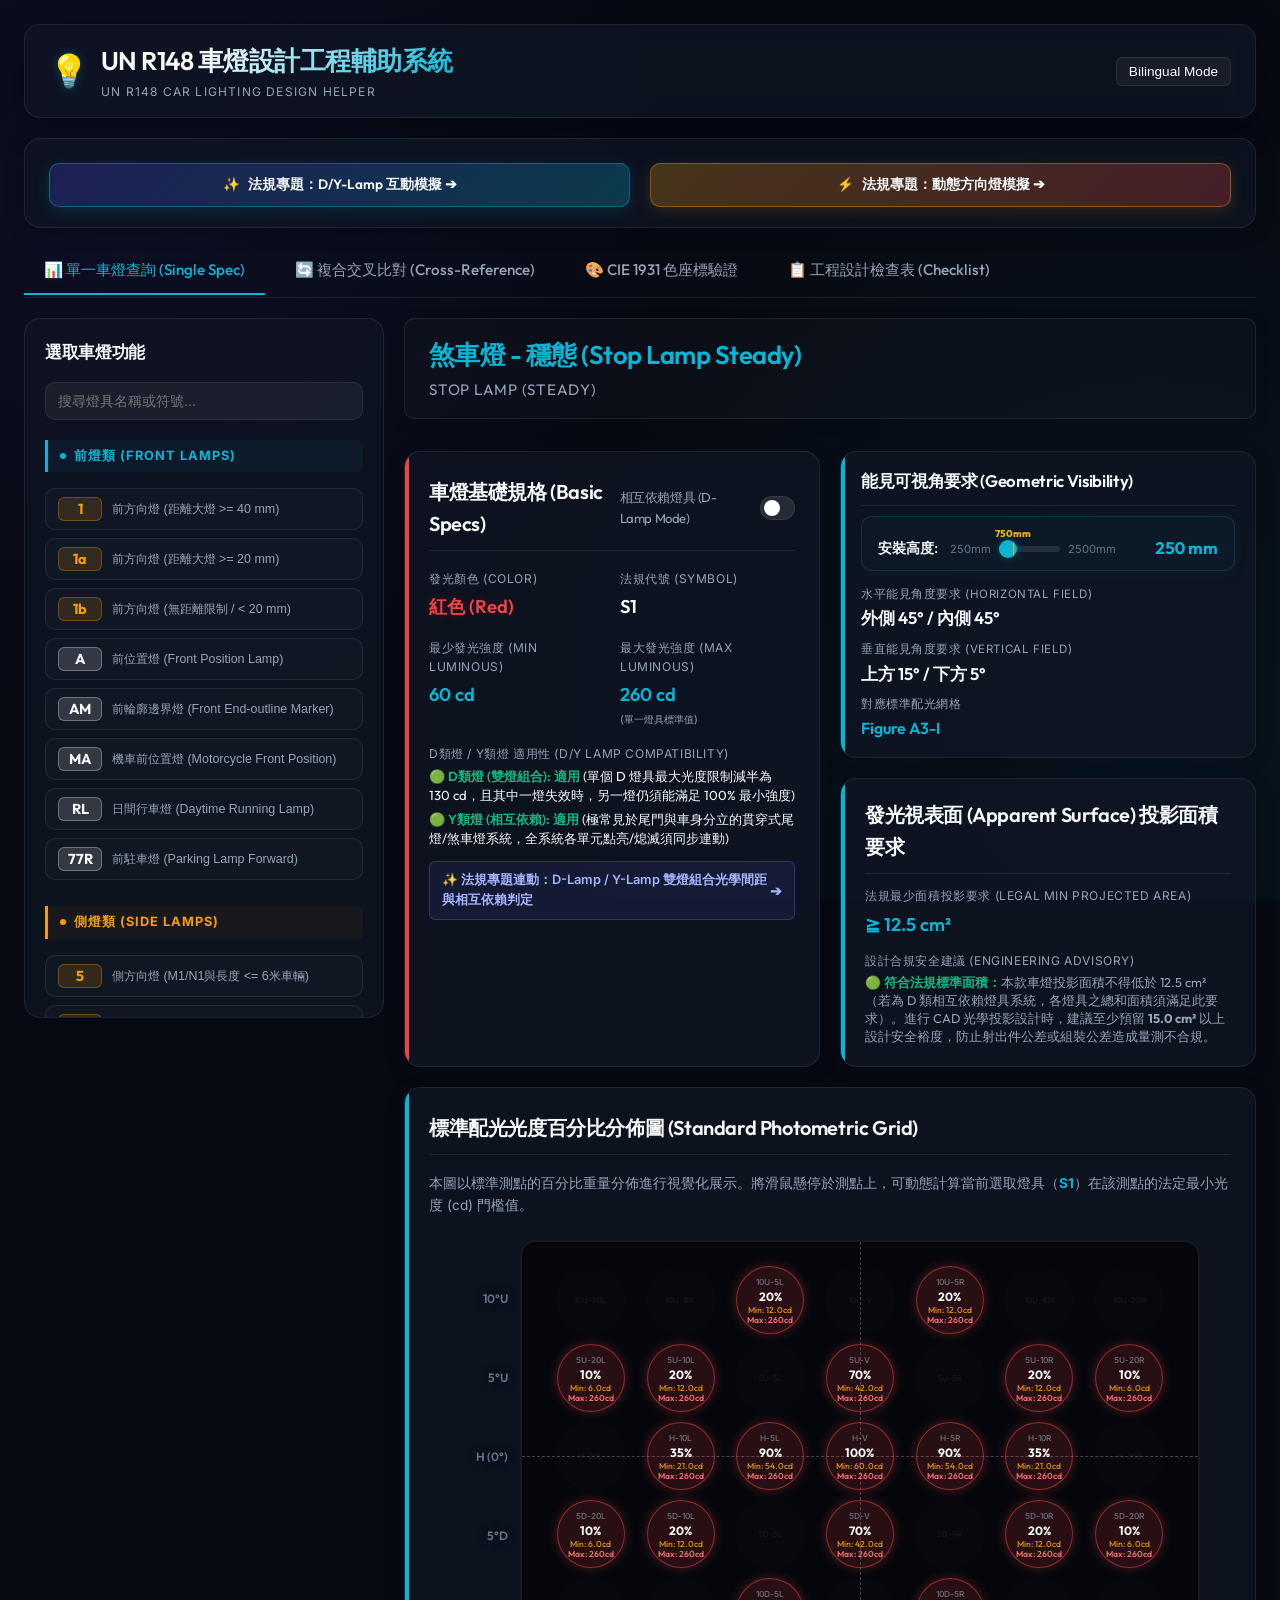
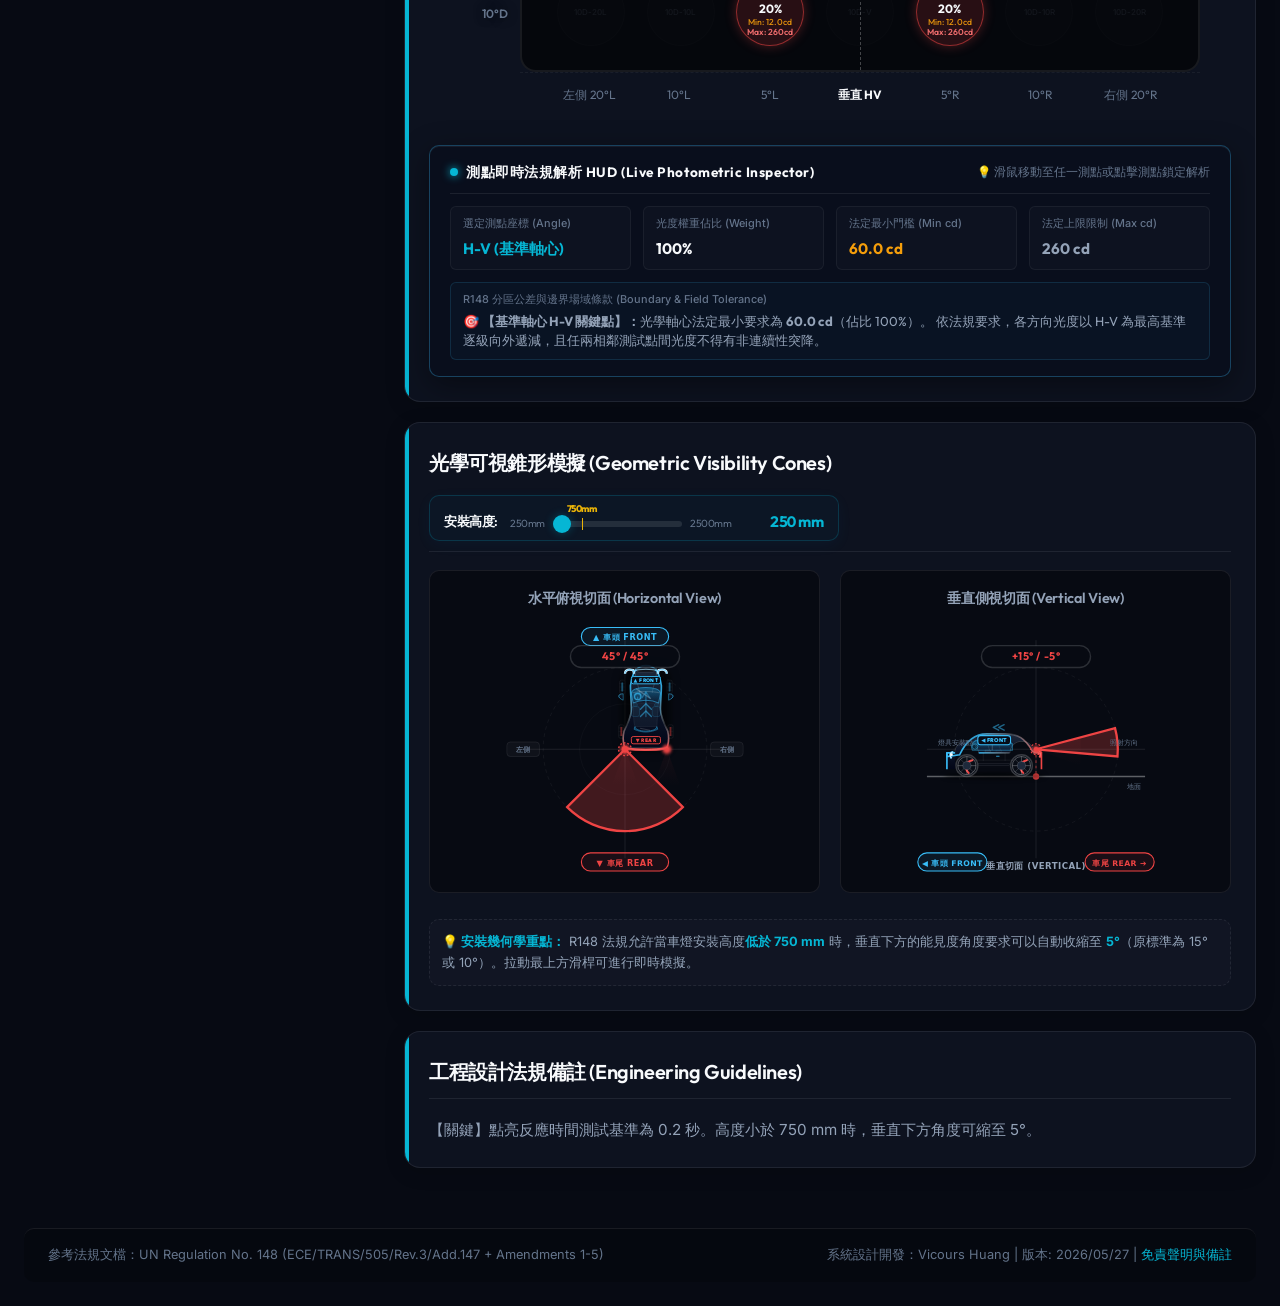
<file: index.html>
<!DOCTYPE html>
<html lang="zh-Hant">
<head>
    <meta charset="UTF-8">
    <meta name="viewport" content="width=device-width, initial-scale=1.0">
    <title>UN R148 車燈設計工程輔助系統 (UN R148 Car Lighting Design Helper)</title>
    <link rel="stylesheet" href="styles.css">
</head>
<body>
    <div class="app-container">
        
        <!-- Header -->
        <header>
            <div class="logo-area">
                <span class="logo-icon">💡</span>
                <div>
                    <h1>UN R148 車燈設計工程輔助系統</h1>
                    <p>UN R148 Car Lighting Design Helper</p>
                </div>
            </div>
            <div class="language-selector">
                <button type="button" onclick="alert('系統採用繁體中文與法規英文術語並排，方便對接國際標準！')">Bilingual Mode</button>
            </div>
        </header>

        <!-- Global Parameter Control Panel -->
        <section class="global-control-panel">
            




            <div class="control-item" style="justify-content: center;">
                <div class="toggle-wrapper" style="padding-top: 4px; width: 100%;">
                    <a href="d-lamp.html" id="btnGoToDLamp" style="display: inline-flex; width: 100%; justify-content: center; align-items: center; gap: 8px; background: linear-gradient(135deg, rgba(79, 70, 229, 0.25) 0%, rgba(6, 182, 212, 0.25) 100%); border: 1px solid var(--border-color-active); color: var(--text-primary); text-decoration: none; padding: 10px 14px; border-radius: var(--border-radius-md); font-size: 0.85rem; font-weight: 600; font-family: 'Outfit', sans-serif; transition: var(--transition-smooth); box-shadow: 0 4px 15px rgba(6, 182, 212, 0.15); text-align: center; border-color: rgba(6, 182, 212, 0.4);" onmouseover="this.style.transform='translateY(-2px)'; this.style.borderColor='var(--secondary)'; this.style.boxShadow='0 6px 20px rgba(6, 182, 212, 0.3)';" onmouseout="this.style.transform='none'; this.style.borderColor='rgba(6, 182, 212, 0.4)'; this.style.boxShadow='0 4px 15px rgba(6, 182, 212, 0.15)';">
                        <span>✨</span> 法規專題：D/Y-Lamp 互動模擬 ➔
                    </a>
                </div>
            </div>

            <div class="control-item" style="justify-content: center;">
                <div class="toggle-wrapper" style="padding-top: 4px; width: 100%;">
                    <a href="dynamic-indicator.html" id="btnGoToDynamicIndicator" style="display: inline-flex; width: 100%; justify-content: center; align-items: center; gap: 8px; background: linear-gradient(135deg, rgba(245, 158, 11, 0.25) 0%, rgba(239, 68, 68, 0.25) 100%); border: 1px solid rgba(245, 158, 11, 0.4); color: var(--text-primary); text-decoration: none; padding: 10px 14px; border-radius: var(--border-radius-md); font-size: 0.85rem; font-weight: 600; font-family: 'Outfit', sans-serif; transition: var(--transition-smooth); box-shadow: 0 4px 15px rgba(245, 158, 11, 0.15); text-align: center;" onmouseover="this.style.transform='translateY(-2px)'; this.style.borderColor='#f59e0b'; this.style.boxShadow='0 6px 20px rgba(245, 158, 11, 0.3)';" onmouseout="this.style.transform='none'; this.style.borderColor='rgba(245, 158, 11, 0.4)'; this.style.boxShadow='0 4px 15px rgba(245, 158, 11, 0.15)';">
                        <span>⚡</span> 法規專題：動態方向燈模擬 ➔
                    </a>
                </div>
            </div>


        </section>

        <!-- Tabs Navigation -->
        <nav class="tabs-navigation">
            <button class="tab-btn active" data-tab="single">📊 單一車燈查詢 (Single Spec)</button>
            <button class="tab-btn" data-tab="cross">🔄 複合交叉比對 (Cross-Reference)</button>
            <button class="tab-btn" data-tab="cie">🎨 CIE 1931 色座標驗證</button>
            <button class="tab-btn" data-tab="checklist">📋 工程設計檢查表 (Checklist)</button>
        </nav>

        <!-- Main Workspace Panels -->
        <main class="dashboard-content">
            
            <!-- Tab 1: Single Spec Details -->
            <section class="tab-panel active" id="singleTab">
                <div class="spec-split-container">
                    
                    <!-- Sidebar Selector -->
                    <aside class="lamp-sidebar-selector">
                        <h3 style="font-size: 1.05rem; color: var(--text-primary);">選取車燈功能</h3>
                        <div class="search-input-box">
                            <input type="text" id="searchBox" placeholder="搜尋燈具名稱或符號...">
                        </div>
                        <div class="lamp-list" id="lampListContainer">
                            <!-- JS loaded list items -->
                        </div>
                    </aside>
                    
                    <!-- Spec details & SVG visually -->
                    <article class="spec-main-detail" id="detailPanel">
                        
                        <!-- Selected Lamp Header -->
                        <div class="selected-lamp-header" style="margin-bottom: 12px; padding: 16px 24px; background: rgba(255,255,255,0.02); border: 1px solid var(--border-color); border-radius: var(--border-radius-md); box-shadow: 0 4px 15px rgba(0,0,0,0.15);">
                            <h2 id="lblLampName" style="font-size: 1.6rem; color: var(--secondary); margin-bottom: 2px;">載入中...</h2>
                            <p id="lblLampNameEn" style="font-size: 0.95rem; color: var(--text-secondary); font-family: 'Outfit', sans-serif; text-transform: uppercase; letter-spacing: 0.05em;">Loading...</p>
                        </div>
                        
                        <!-- Row 1: Intensity Specs -->
                        <div class="grid-2col">
                            <div class="spec-card card-white" id="basicSpecCard">
                                <h3 style="display: flex; justify-content: space-between; align-items: center; width: 100%;">
                                    <span>車燈基礎規格 (Basic Specs)</span>
                                    <div id="dLampToggleWrapper" style="display: inline-flex; align-items: center; gap: 8px; font-size: 0.82rem; font-weight: normal; color: var(--text-secondary); transition: var(--transition-smooth);">
                                        <span>相互依賴燈具 (D-Lamp Mode)</span>
                                        <label class="switch" style="margin-left: 4px;">
                                            <input type="checkbox" id="dLampToggle">
                                            <span class="slider"></span>
                                        </label>
                                    </div>
                                </h3>
                                <div class="detail-data-grid">
                                    <div class="data-cell">
                                        <span class="lbl">發光顏色 (Color)</span>
                                        <span id="valColor" class="val">載入中...</span>
                                    </div>
                                    <div class="data-cell">
                                        <span class="lbl">法規代號 (Symbol)</span>
                                        <span id="lblLampSymbol" class="val" style="font-family:'Outfit';">載入中...</span>
                                    </div>
                                    <div class="data-cell">
                                        <span class="lbl">最少發光強度 (Min Luminous)</span>
                                        <span id="valMinCd" class="val" style="color: var(--secondary);">0 cd</span>
                                    </div>
                                    <div class="data-cell">
                                        <span class="lbl">最大發光強度 (Max Luminous)</span>
                                        <div>
                                            <span id="valMaxCd" class="val" style="color: var(--secondary);">0 cd</span>
                                            <div id="valMaxCdIndicator" style="font-size:0.65rem; color:var(--text-secondary); margin-top:2px;"></div>
                                        </div>
                                    </div>

                                    <div class="data-cell" style="grid-column: span 2;">
                                        <span class="lbl">D類燈 / Y類燈 適用性 (D/Y Lamp Compatibility)</span>
                                        <span id="valDYCompatibility" class="val" style="font-size: 0.95rem; line-height: 1.5;">載入中...</span>
                                    </div>
                                </div>
                                
                                <!-- Dynamic Topic Shortcut Links -->
                                <div id="lampTopicLinkContainer" style="margin-top: 14px; display: flex; flex-direction: column; gap: 8px;"></div>
                            </div>
                            
                            <div style="display:flex; flex-direction:column; gap:20px;">
                                <div class="spec-card card-accent" id="visibilitySpecCard" style="padding: 16px 20px;">
                                    <h3 style="font-size: 1.05rem; color: var(--text-primary); margin-bottom: 10px; font-weight: 600;">
                                        能見可視角要求 (Geometric Visibility)
                                    </h3>
                                    <!-- Full width height control strip -->
                                    <div class="sync-height-control" style="display: flex; align-items: center; gap: 12px; font-size: 0.85rem; font-weight: normal; color: var(--text-secondary); background: rgba(6, 182, 212, 0.03); border: 1px solid rgba(6, 182, 212, 0.2); padding: 12px 16px 8px 16px; border-radius: var(--border-radius-md); box-shadow: 0 4px 15px rgba(6, 182, 212, 0.05); margin-bottom: 14px; width: 100%;">
                                        <span style="font-weight: 600; color: var(--text-primary); white-space: nowrap; flex-shrink: 0; padding-top: 6px;">安裝高度:</span>
                                        <div class="slider-container" style="display: flex; align-items: center; gap: 8px; flex: 1; position: relative;">
                                            <span style="font-size:0.7rem; color:var(--text-muted); white-space: nowrap; flex-shrink: 0; padding-top: 10px;">250mm</span>
                                            
                                            <!-- Slider Track Wrapper for Tick -->
                                            <div style="position: relative; flex: 1; display: flex; align-items: center; padding: 14px 0 6px 0;">
                                                <input type="range" class="heightSliderSync" min="250" max="2500" value="250" step="50" style="width: 100%; accent-color: var(--secondary); background: rgba(255,255,255,0.1); border-radius: 4px; height: 6px; cursor: pointer; margin: 0;">
                                                <!-- Yellow 750mm Tick Line -->
                                                <div style="position: absolute; left: 22.22%; height: 12px; width: 1.5px; background: #eab308; pointer-events: none; z-index: 1;"></div>
                                                <!-- Yellow "750mm" Text Label -->
                                                <span style="position: absolute; left: 22.22%; transform: translateX(-50%); top: -6px; font-size: 0.62rem; color: #eab308; font-weight: 800; pointer-events: none; white-space: nowrap; font-family: 'Outfit';">750mm</span>
                                            </div>
                                            
                                            <span style="font-size:0.7rem; color:var(--text-muted); white-space: nowrap; flex-shrink: 0; padding-top: 10px;">2500mm</span>
                                        </div>
                                        <span class="heightValueSync" style="font-size: 1.05rem; width: 90px; flex-shrink: 0; padding-top: 6px;">250 mm</span>
                                    </div>
                                    <div class="detail-data-grid" style="gap: 8px;">
                                        <div class="data-cell" style="grid-column: span 2;">
                                            <span class="lbl" style="font-size: 0.72rem; margin-bottom: 2px;">水平能見角度要求 (Horizontal Field)</span>
                                            <span id="valHorizAngle" class="val" style="font-size: 1.05rem;">載入中...</span>
                                        </div>
                                        <div class="data-cell" style="grid-column: span 2;">
                                            <span class="lbl" style="font-size: 0.72rem; margin-bottom: 2px;">垂直能見角度要求 (Vertical Field)</span>
                                            <span id="valVertAngle" class="val" style="font-size: 1.05rem;">載入中...</span>
                                        </div>
                                        <div class="data-cell" style="grid-column: span 2;">
                                            <span class="lbl" style="font-size: 0.72rem; margin-bottom: 2px;">對應標準配光網格</span>
                                            <span id="valPhotGrid" class="val" style="color: var(--secondary); font-size: 1.0rem;">載入中...</span>
                                        </div>
                                    </div>
                                </div>
                                
                                <div class="spec-card card-accent" id="apparentSurfaceCard" style="padding: 20px 24px;">
                                    <h3 style="margin-bottom: 12px;">發光視表面 (Apparent Surface) 投影面積要求</h3>
                                    <div class="detail-data-grid" style="gap: 12px;">
                                        <div class="data-cell" style="grid-column: span 2;">
                                            <span class="lbl">法規最少面積投影要求 (Legal Min Projected Area)</span>
                                            <span id="valApparentSurfaceArea" class="val" style="color: var(--secondary); font-size: 1.15rem;">載入中...</span>
                                        </div>
                                        <div class="data-cell" style="grid-column: span 2;">
                                            <span class="lbl">設計合規安全建議 (Engineering Advisory)</span>
                                            <span id="valApparentSurfaceAdvisory" class="val" style="font-size: 0.8rem; line-height: 1.4; color: var(--text-secondary); font-weight: normal;">載入中...</span>
                                        </div>
                                    </div>
                                </div>
                            </div>
                        </div>
                        <!-- Standard Photometric Grid Card -->
                        <div class="spec-card card-accent">
                            <h3>標準配光光度百分比分佈圖 (Standard Photometric Grid)</h3>
                            <p style="font-size: 0.85rem; color: var(--text-secondary); margin-bottom: 24px;">
                                本圖以標準測點的百分比重量分佈進行視覺化展示。將滑鼠懸停於測點上，可動態計算當前選取燈具（<strong><span id="gridLampTitle" style="color:var(--secondary);">S1</span></strong>）在該測點的法定最小光度 (cd) 門檻值。
                            </p>
                            <div class="photometric-view-grid">
                                <div class="grid-layout-wrapper">
                                    <div class="grid-main-row">
                                        <div class="grid-y-axis-labels">
                                            <span>10°U</span>
                                            <span>5°U</span>
                                            <span>H (0°)</span>
                                            <span>5°D</span>
                                            <span>10°D</span>
                                        </div>
                                        <div class="grid-visualization-map" id="gridMapContainer">
                                            <!-- JS loaded nodes -->
                                        </div>
                                    </div>
                                    <div class="grid-axis-labels">
                                        <span>左側 20°L</span>
                                        <span>10°L</span>
                                        <span>5°L</span>
                                        <span style="color:var(--text-primary);">垂直 HV</span>
                                        <span>5°R</span>
                                        <span>10°R</span>
                                        <span>右側 20°R</span>
                                    </div>
                                </div>

                                <!-- Photometric Point Inspection HUD Bar -->
                                <div id="photometricHudBar" class="photometric-hud-bar">
                                    <div class="hud-header">
                                        <div class="hud-badge-group">
                                            <span class="hud-status-indicator"></span>
                                            <span class="hud-title">測點即時法規解析 HUD (Live Photometric Inspector)</span>
                                        </div>
                                        <span class="hud-hint">💡 滑鼠移動至任一測點或點擊測點鎖定解析</span>
                                    </div>
                                    <div class="hud-content-grid" id="hudContentGrid">
                                        <div class="hud-cell">
                                            <span class="hud-lbl">選定測點座標 (Angle)</span>
                                            <span class="hud-val" id="hudPointCoord" style="color: var(--secondary);">H-V (基準中心)</span>
                                        </div>
                                        <div class="hud-cell">
                                            <span class="hud-lbl">光度權重佔比 (Weight)</span>
                                            <span class="hud-val" id="hudPointWeight">100%</span>
                                        </div>
                                        <div class="hud-cell">
                                            <span class="hud-lbl">法定最小門檻 (Min cd)</span>
                                            <span class="hud-val" id="hudPointMin" style="color: var(--warning);">-- cd</span>
                                        </div>
                                        <div class="hud-cell">
                                            <span class="hud-lbl">法定上限限制 (Max cd)</span>
                                            <span class="hud-val" id="hudPointMax" style="color: var(--text-secondary);">-- cd</span>
                                        </div>
                                        <div class="hud-cell hud-cell-wide">
                                            <span class="hud-lbl">R148 分區公差與邊界場域條款 (Boundary & Field Tolerance)</span>
                                            <span class="hud-val hud-desc" id="hudPointRule">載入中...</span>
                                        </div>
                                    </div>
                                </div>
                            </div>
                        </div>

                        <!-- Row 2: SVG Visualization Cones -->
                        <div class="spec-card card-accent">
                            <h3 style="display: flex; justify-content: space-between; align-items: center; width: 100%; flex-wrap: wrap; gap: 16px;">
                                <span>光學可視錐形模擬 (Geometric Visibility Cones)</span>
                                <div class="sync-height-control" style="display: inline-flex; align-items: center; gap: 12px; font-size: 0.82rem; font-weight: normal; color: var(--text-secondary); background: rgba(6, 182, 212, 0.03); border: 1px solid rgba(6, 182, 212, 0.2); padding: 8px 14px 6px 14px; border-radius: var(--border-radius-md); box-shadow: 0 4px 15px rgba(6, 182, 212, 0.05); min-width: 320px; justify-content: flex-end;">
                                    <span style="font-weight: 600; color: var(--text-primary); flex-shrink: 0; padding-top: 6px;">安裝高度:</span>
                                    <div class="slider-container" style="display: flex; align-items: center; gap: 8px; flex: 1; position: relative;">
                                        <span style="font-size:0.65rem; color:var(--text-muted); white-space: nowrap; flex-shrink: 0; padding-top: 12px;">250mm</span>
                                        
                                        <!-- Slider Track Wrapper for Tick -->
                                        <div style="position: relative; flex: 1; display: flex; align-items: center; padding: 14px 0 4px 0;">
                                            <input type="range" class="heightSliderSync" min="250" max="2500" value="250" step="50" style="width: 100%; min-width: 120px; accent-color: var(--secondary); background: rgba(255,255,255,0.1); border-radius: 4px; height: 6px; cursor: pointer; margin: 0;">
                                            <!-- Yellow 750mm Tick Line -->
                                            <div style="position: absolute; left: 22.22%; height: 12px; width: 1.5px; background: #eab308; pointer-events: none; z-index: 1;"></div>
                                            <!-- Yellow "750mm" Text Label -->
                                            <span style="position: absolute; left: 22.22%; transform: translateX(-50%); top: -6px; font-size: 0.6rem; color: #eab308; font-weight: 800; pointer-events: none; white-space: nowrap; font-family: 'Outfit';">750mm</span>
                                        </div>
                                        
                                        <span style="font-size:0.65rem; color:var(--text-muted); white-space: nowrap; flex-shrink: 0; padding-top: 12px;">2500mm</span>
                                    </div>
                                    <span class="heightValueSync" style="font-size: 0.95rem; width: 80px; flex-shrink: 0; padding-top: 6px;">250 mm</span>
                                </div>
                            </h3>
                            <div class="visibility-visualizer-container">
                                <div class="cone-views-wrapper">
                                    <div class="cone-view-box">
                                        <h4>水平俯視切面 (Horizontal View)</h4>
                                        <div class="svg-container" id="horizSvgContainer">
                                            <!-- SVG JS loaded -->
                                        </div>
                                    </div>
                                    <div class="cone-view-box">
                                        <h4>垂直側視切面 (Vertical View)</h4>
                                        <div class="svg-container" id="vertSvgContainer">
                                            <!-- SVG JS loaded -->
                                        </div>
                                    </div>
                                </div>
                                <div class="note-box">
                                    <strong>💡 安裝幾何學重點：</strong> 
                                    R148 法規允許當車燈安裝高度<strong>低於 750 mm</strong> 時，垂直下方的能見度角度要求可以自動收縮至 <strong>5°</strong>（原標準為 15° 或 10°）。拉動最上方滑桿可進行即時模擬。
                                </div>
                            </div>
                        </div>
                        
                        <!-- Row 3: Design Footnotes -->
                        <div class="spec-card card-accent">
                            <h3>工程設計法規備註 (Engineering Guidelines)</h3>
                            <div style="font-size:0.95rem; color:var(--text-secondary); line-height:1.7;" id="valNotes">
                                載入中...
                            </div>
                        </div>
                        
                    </article>
                </div>
            </section>
            
            <!-- Tab 2: Cross Reference Table -->
            <section class="tab-panel" id="crossTab">
                <div class="cross-ref-selector-bar">
                    <h3>選擇欲交叉查詢的複合車燈</h3>
                    <p style="font-size: 0.8rem; color: var(--text-secondary); margin-bottom: 8px;">
                        勾選多個車燈功能，表格會自動產生並排比對欄位，利於尾燈整合設計（如：煞車燈、位置燈與方向燈合一設計）。
                    </p>
                    <div class="cross-ref-categories">
                        <div class="category-block">
                            <h4 class="category-title"><span class="category-icon">🔦</span> 前燈類 (Front Lamps)</h4>
                            <div class="checkbox-grid" id="crossRefCheckboxes-front"></div>
                        </div>
                        <div class="category-block">
                            <h4 class="category-title"><span class="category-icon">↔️</span> 側邊燈類 (Side Lamps)</h4>
                            <div class="checkbox-grid" id="crossRefCheckboxes-side"></div>
                        </div>
                        <div class="category-block">
                            <h4 class="category-title"><span class="category-icon">🔴</span> 尾燈類 (Rear Lamps)</h4>
                            <div class="checkbox-grid" id="crossRefCheckboxes-rear"></div>
                        </div>
                        <div class="category-block" id="category-block-other" style="display: none;">
                            <h4 class="category-title"><span class="category-icon">⚙️</span> 其他類 (Others)</h4>
                            <div class="checkbox-grid" id="crossRefCheckboxes-other"></div>
                        </div>
                    </div>
                    
                    <!-- Synced Height Horizontal Bar -->
                    <div class="cross-ref-height-row" style="margin-top: 20px; background: rgba(6, 182, 212, 0.03); border: 1px solid rgba(6, 182, 212, 0.2); border-radius: var(--border-radius-md); padding: 16px 20px 12px 20px; display: flex; align-items: center; justify-content: space-between; flex-wrap: wrap; gap: 16px; box-shadow: 0 4px 15px rgba(6, 182, 212, 0.05);">
                        <div style="display: flex; align-items: center; gap: 8px; flex-shrink: 0; padding-top: 6px;">
                            <span style="font-size: 1.1rem;">📏</span>
                            <span style="font-size: 0.9rem; font-weight: 600; color: var(--text-primary);">連動安裝高度 (Sync Height)</span>
                        </div>
                        <div style="display: flex; align-items: center; gap: 16px; flex: 1; min-width: 300px; justify-content: flex-end;">
                            <span style="font-size: 0.8rem; color: var(--text-secondary); flex-shrink: 0; padding-top: 6px;">安裝高度:</span>
                            <div class="slider-container" style="display: flex; align-items: center; gap: 10px; flex: 1; max-width: 450px; position: relative;">
                                <span style="font-size: 0.75rem; color: var(--text-muted); flex-shrink: 0; padding-top: 12px;">250mm</span>
                                
                                <!-- Slider Track Wrapper for Tick -->
                                <div style="position: relative; flex: 1; display: flex; align-items: center; padding: 14px 0 4px 0;">
                                    <input type="range" class="heightSliderSync" min="250" max="2500" value="250" step="50" style="width: 100%; accent-color: var(--secondary); background: rgba(255,255,255,0.1); border-radius: 4px; height: 6px; cursor: pointer; margin: 0;">
                                    <!-- Yellow 750mm Tick Line -->
                                    <div style="position: absolute; left: 22.22%; height: 12px; width: 1.5px; background: #eab308; pointer-events: none; z-index: 1;"></div>
                                    <!-- Yellow "750mm" Text Label -->
                                    <span style="position: absolute; left: 22.22%; transform: translateX(-50%); top: -6px; font-size: 0.62rem; color: #eab308; font-weight: 800; pointer-events: none; white-space: nowrap; font-family: 'Outfit';">750mm</span>
                                </div>
                                
                                <span style="font-size: 0.75rem; color: var(--text-muted); flex-shrink: 0; padding-top: 12px;">2500mm</span>
                            </div>
                            <span class="heightValueSync" style="font-size: 1.15rem; width: 90px; flex-shrink: 0; padding-top: 6px;">250 mm</span>
                        </div>
                    </div>
                </div>
                
                <div class="table-responsive-container">
                    <table class="comparison-table">
                        <thead>
                            <tr>
                                <th style="width: 60px;">符號</th>
                                <th style="width: 140px;">燈具名稱 (Function)</th>
                                <th style="width: 80px;">燈光顏色</th>
                                <th style="width: 95px;">安裝最低高度</th>
                                <th style="width: 95px;">安裝最高高度</th>
                                <th style="width: 105px;">兩燈最小間距</th>
                                <th style="width: 105px;">車側最遠距離</th>
                                <th style="width: 95px;">發光面積最小</th>
                                <th style="width: 95px;">發光面積最大</th>
                                <th style="width: 110px;">配光強度限制</th>
                                <th style="width: 110px;">幾何能見角</th>
                                <th style="min-width: 200px;">法規與相互要求備註</th>
                            </tr>
                        </thead>
                        <tbody id="crossRefTableBody">
                            <!-- JS Dynamic rows -->
                        </tbody>
                    </table>
                </div>
                
                <!-- Dynamic Mutual Requirements Section -->
                <div id="crossRefMutualContainer" style="margin-top: 20px; display: none;">
                    <div class="spec-card card-accent" style="padding: 20px 24px; background: rgba(56, 189, 248, 0.03); border-color: rgba(56, 189, 248, 0.25);">
                        <h4 style="font-size: 1.05rem; color: var(--secondary); margin-bottom: 12px; display: flex; align-items: center; gap: 8px; font-weight: 600;">
                            <span>🔗</span> 選取燈具安裝距離與電氣功能相互關聯要求 (R48 Mutual Requirements)
                        </h4>
                        <div id="crossRefMutualList" style="display: flex; flex-direction: column; gap: 12px;">
                            <!-- Dynamic items generated by JS -->
                        </div>
                    </div>
                </div>
            </section>
            
            <!-- Tab 3: CIE 1931 Chart Judge -->
            <section class="tab-panel" id="cieTab">
                <div class="spec-card card-accent">
                    <h3 style="margin-bottom:24px;">CIE 1931 色度空間坐標判定 (UN R148 Color Boundary Judge)</h3>
                    <div class="cie-chart-layout">
                        
                        <!-- Canvas Plotter -->
                        <div class="canvas-container">
                            <canvas id="cieCanvas"></canvas>
                        </div>
                        
                        <!-- Inputs Panel -->
                        <div class="cie-info-panel">
                            <div class="judgement-card" style="background: rgba(255,255,255,0.02); border: 1px solid var(--border-color); border-radius: var(--border-radius-md); padding: 18px; display:flex; flex-direction:column; gap:16px;">
                                <h4 style="font-size: 0.95rem; color:var(--text-primary); border-bottom: 1px solid var(--border-color); padding-bottom: 8px;">色座標判定輸入</h4>
                                <div class="coordinate-inputs">
                                    <div class="coord-group">
                                        <label for="cieInputX">X 軸坐標 (x)</label>
                                        <input type="number" id="cieInputX" value="0.330" step="0.005" min="0.0" max="0.8">
                                    </div>
                                    <div class="coord-group">
                                        <label for="cieInputY">Y 軸坐標 (y)</label>
                                        <input type="number" id="cieInputY" value="0.330" step="0.005" min="0.0" max="0.9">
                                    </div>
                                </div>
                                <button type="button" class="check-btn" id="btnCheckCie">驗證坐標合規性</button>
                            </div>
                            
                            <div class="judge-result-box" id="cieResultBox">
                                <div class="judge-status status-idle">等待輸入坐標驗證...</div>
                                <p style="font-size:0.8rem; color:var(--text-muted); text-align:center; margin-top: 12px;">
                                    在上方輸入光學量測儀器量測之色度空間坐標 (x, y)，以判定是否符合法規要求。
                                </p>
                            </div>
                        </div>
                    </div>
                </div>
            </section>
            
            <!-- Tab 5: Engineering Checklist -->
            <section class="tab-panel" id="checklistTab">
                <div class="checklist-container">
                    
                    <div class="checklist-item-card">
                        <span class="checklist-num">01</span>
                        <div class="checklist-body">
                            <h4>視表面發光面積限制 (Apparent Surface Requirement)</h4>
                            <p>
                                根據 R148 第 5 節之規定，每款安裝於車輛上的獨立功能燈具，其<strong>發光視表面 (Apparent Surface) 投影面積必須 ≧ 12.5 cm²</strong>。
                            </p>
                            <ul>
                                <li>設計工程師必須在 CAD 設計圖面中建立發光體（Outer Lens/Reflector）的投影分析。</li>
                                <li><strong>相互依賴燈具 (D-Lamp)：</strong>若是由兩個燈具相互整合以提供相同功能，則兩者總面積必須達到法規要求。</li>
                            </ul>
                        </div>
                    </div>
                    
                    <div class="checklist-item-card">
                        <span class="checklist-num">02</span>
                        <div class="checklist-body">
                            <h4>相互依賴系統與單一燈具標記設計限制</h4>
                            <p>
                                車燈外殼標記（Marking）直接決定了法規審核時的光度判定上限：
                            </p>
                            <ul>
                                <li><strong>"D" 標記燈具 (相互依賴)：</strong>最大光度限制為單一燈具的 <strong>50%</strong>。設計時必須確保兩個燈具的發光均勻度一致，且共用同一組線束或控制器。</li>
                                <li><strong>"Y" 標記系統：</strong>屬於單一功能分散多處發光的系統，需特別注意個別測點的亮度疊加計算。</li>
                            </ul>
                        </div>
                    </div>
                    
                    <div class="checklist-item-card">
                        <span class="checklist-num">03</span>
                        <div class="checklist-body">
                            <h4>前方向燈與大燈之間距阻礙設計</h4>
                            <p>
                                方向指示燈與前照燈（近光燈/前霧燈）的距離直接決定了方向燈的光度等級：
                            </p>
                            <ul>
                                <li>距離 <strong>≧ 40 mm</strong> 時：可選用標準 <strong>Cat 1</strong> (最小值 175 cd)。</li>
                                <li>距離 <strong>≧ 20 mm 且 < 40 mm</strong> 時：必須選用 <strong>Cat 1a</strong> (最小值 250 cd)。</li>
                                <li>距離 <strong>< 20 mm 甚至整合在一起</strong> 時：必須選用 <strong>Cat 1b</strong> (最小值達 400 cd) 以抵抗大燈炫光。</li>
                            </ul>
                        </div>
                    </div>
                    
                </div>
            </section>
            
        </main>

        <!-- Footer -->
        <footer>
            <span>參考法規文檔：UN Regulation No. 148 (ECE/TRANS/505/Rev.3/Add.147 + Amendments 1-5)</span>
            <span>系統設計開發：Vicours Huang | 版本: 2026/05/27 | <a href="#" onclick="alert('本系統彙整法規至 Amend 5 最新實務數值，僅供工程設計參考。')">免責聲明與備註</a></span>
        </footer>

    </div>
    
    <!-- Application Logic Loader -->
    <script src="app.js" charset="utf-8"></script>
</body>
</html>
</file>
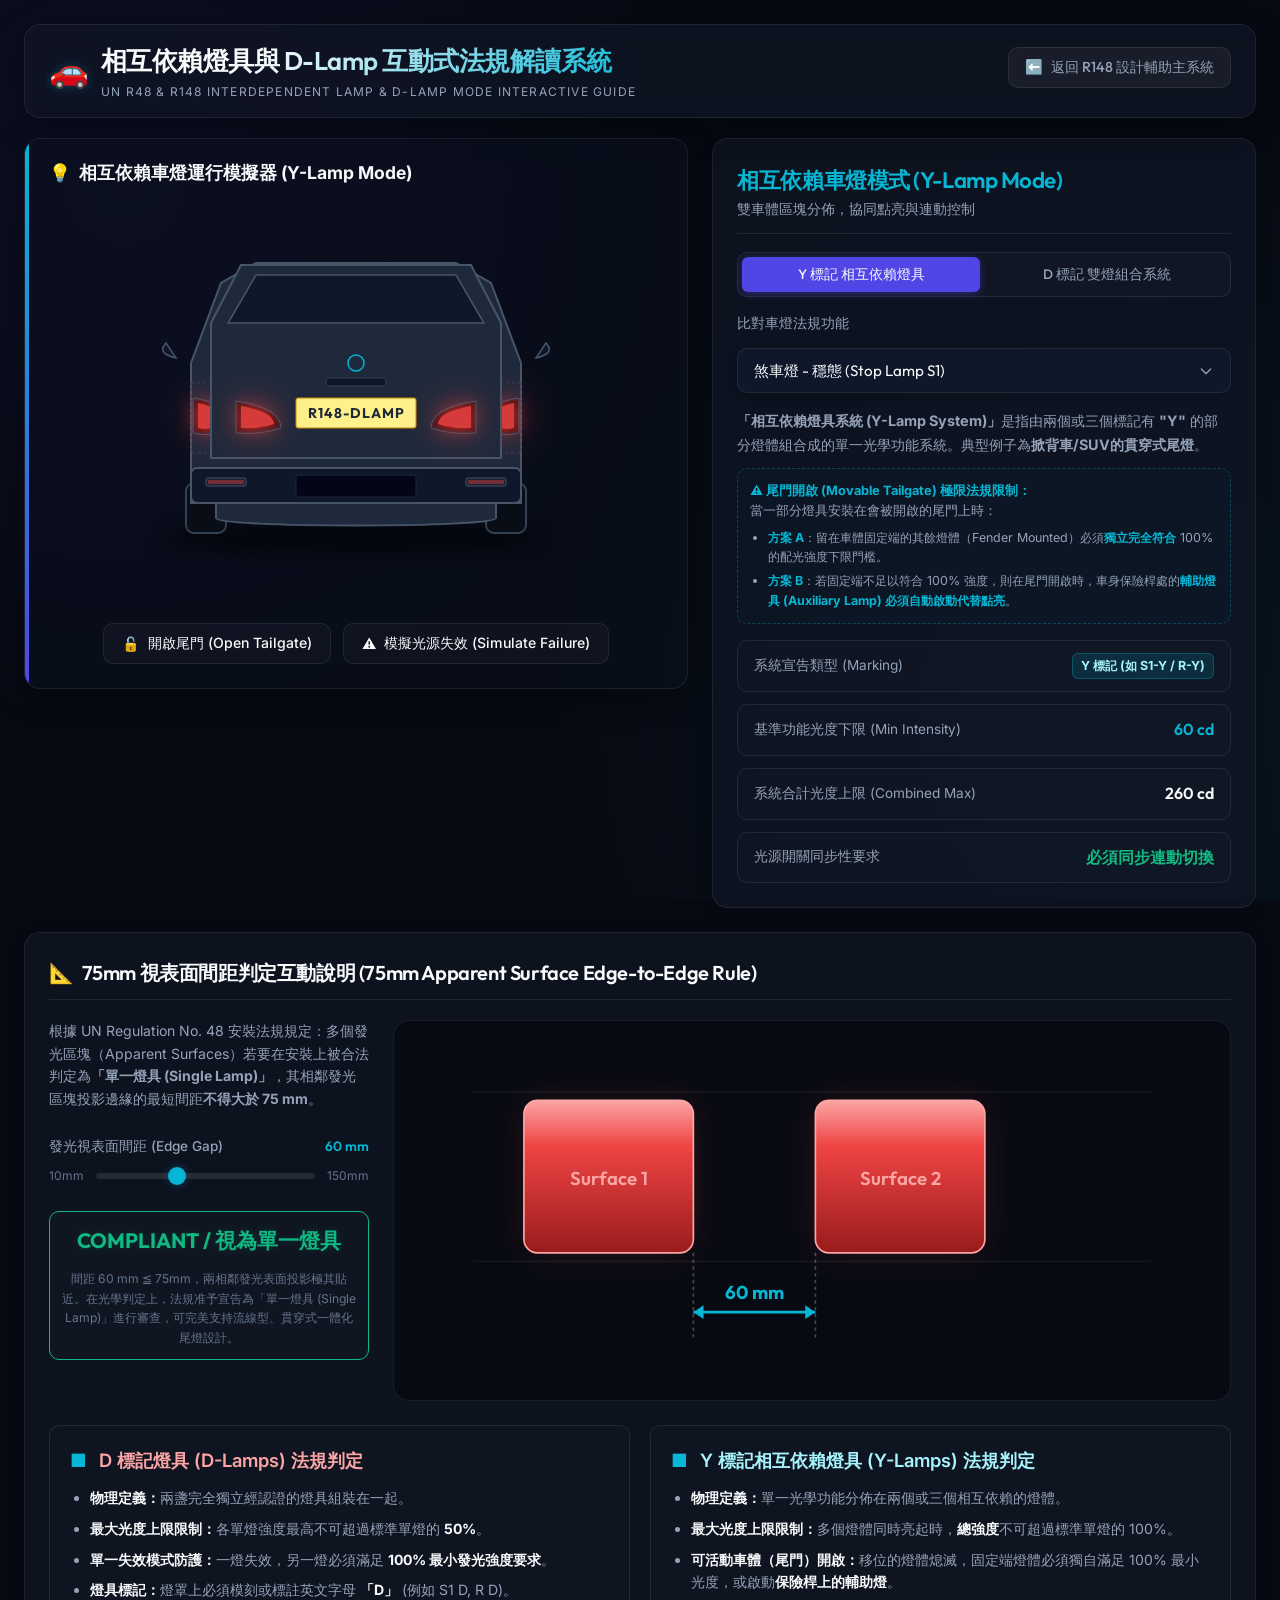
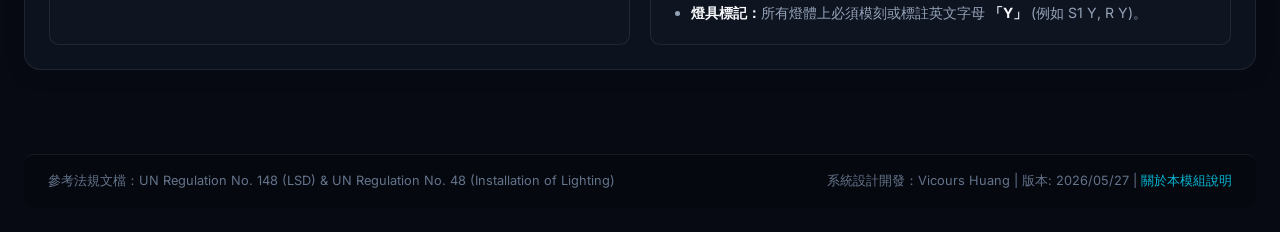
<file: d-lamp.html>
<!DOCTYPE html>
<html lang="zh-Hant">
<head>
    <meta charset="UTF-8">
    <meta name="viewport" content="width=device-width, initial-scale=1.0">
    <title>UN R148 相互依賴燈具 (D-Lamp & Y-Lamp Mode) 互動式法規解讀系統</title>
    <meta name="description" content="直觀圖像化解釋汽車法規 UN R148 與 R48 中，關於雙燈具系統 (D-Lamp) 與相互依賴車燈系統 (Y-Lamp) 的發光強度、發光面積、75mm間距校核以及尾門開啟失效補償法規。">
    <link rel="stylesheet" href="d-lamp.css">
</head>
<body>
    <div class="app-container">
        
        <!-- Header -->
        <header>
            <div class="logo-area">
                <span class="logo-icon">🚗</span>
                <div>
                    <h1>相互依賴燈具與 D-Lamp 互動式法規解讀系統</h1>
                    <p>UN R48 & R148 Interdependent Lamp & D-Lamp Mode Interactive Guide</p>
                </div>
            </div>
            <div class="back-btn-container">
                <a href="index.html" id="btnBackToMain" class="back-btn">
                    <span>⬅️</span> 返回 R148 設計輔助主系統
                </a>
            </div>
        </header>

        <!-- Main Workspace Panels -->
        <main class="dashboard-content">
            
            <div class="d-lamp-grid">
                
                <!-- Left Panel: SVG Visualizer -->
                <section class="visualizer-card" id="cardVehicleVisualizer">
                    
                    <div class="visualizer-title">
                        <span>💡</span>
                        <strong id="visualizerTitleText">相互依賴車燈運行模擬器 (Y-Lamp Mode)</strong>
                    </div>
                    
                    <!-- SVG Interactive Vehicle Graphic -->
                    <div class="svg-vehicle-container" id="vehicleSvgContainer">
                        <svg viewBox="0 0 480 400" id="svgCarRear" xmlns="http://www.w3.org/2000/svg">
                            <defs>
                                <!-- Glow gradients for lights -->
                                <radialGradient id="glowRed" cx="50%" cy="50%" r="50%">
                                    <stop offset="0%" stop-color="#ef4444" stop-opacity="1" />
                                    <stop offset="50%" stop-color="#ef4444" stop-opacity="0.5" />
                                    <stop offset="100%" stop-color="#ef4444" stop-opacity="0" />
                                </radialGradient>
                                <radialGradient id="glowAmber" cx="50%" cy="50%" r="50%">
                                    <stop offset="0%" stop-color="#f59e0b" stop-opacity="1" />
                                    <stop offset="50%" stop-color="#f59e0b" stop-opacity="0.5" />
                                    <stop offset="100%" stop-color="#f59e0b" stop-opacity="0" />
                                </radialGradient>
                                <radialGradient id="glowWhite" cx="50%" cy="50%" r="50%">
                                    <stop offset="0%" stop-color="#f8fafc" stop-opacity="1" />
                                    <stop offset="50%" stop-color="#f8fafc" stop-opacity="0.5" />
                                    <stop offset="100%" stop-color="#f8fafc" stop-opacity="0" />
                                </radialGradient>
                            </defs>

                            <!-- Road / Shadow -->
                            <ellipse cx="240" cy="355" rx="190" ry="15" class="car-shadow" />
                            
                            <!-- Static Car Parts (Tires, Side Mirrors, Main Fixed Fender Body) -->
                            <!-- Tires -->
                            <rect x="70" y="300" width="40" height="50" rx="8" class="car-tire" />
                            <rect x="370" y="300" width="40" height="50" rx="8" class="car-tire" />
                            
                            <!-- Side Mirrors -->
                            <path d="M 60,175 Q 40,170 50,160 Z" fill="#0f172a" stroke="#475569" stroke-width="1.5" />
                            <path d="M 420,175 Q 440,170 430,160 Z" fill="#0f172a" stroke="#475569" stroke-width="1.5" />
                            
                            <!-- Main Outer Body Silhouette -->
                            <path d="M 100,320 L 75,320 L 75,180 L 105,100 L 140,80 L 340,80 L 375,100 L 405,180 L 405,320 L 380,320 L 380,335 C 380,345 100,345 100,335 Z" class="car-body-base" id="pathCarBodyOuter" />
                            
                            <!-- Fixed Fender Side Panels (For static lights) -->
                            <path d="M 75,200 L 120,200 L 120,270 L 75,270 Z" fill="none" stroke="#334155" stroke-dasharray="3 3" />
                            <path d="M 405,200 L 360,200 L 360,270 L 405,270 Z" fill="none" stroke="#334155" stroke-dasharray="3 3" />

                            <!-- Bumper -->
                            <rect x="75" y="285" width="330" height="35" rx="6" class="car-bumper" />
                            
                            <!-- Bumper License Plate Nest -->
                            <rect x="180" y="292" width="120" height="22" fill="#020617" stroke="#1e293b" rx="2" />
                            
                            <!-- Auxiliary / Bumper Backup lamps (Y-Lamp compensatory lamps) -->
                            <!-- Lower Amber / Red Reflex units in bumper -->
                            <rect x="90" y="295" width="40" height="8" rx="2" class="lamp-housing" />
                            <rect x="92" y="297" width="36" height="4" rx="1" fill="#ef4444" opacity="0.4" id="bumperReflexL" />
                            
                            <rect x="350" y="295" width="40" height="8" rx="2" class="lamp-housing" />
                            <rect x="352" y="297" width="36" height="4" rx="1" fill="#ef4444" opacity="0.4" id="bumperReflexR" />

                            <!-- FIXED Lamp Assemblies (Body side - Fender mounted) -->
                            <!-- Left Fixed Outer Lamp (Part 1) -->
                            <path d="M 77,215 Q 115,220 115,245 Q 95,255 77,250 Z" class="lamp-housing" />
                            <path d="M 79,217 Q 112,222 112,243 Q 95,252 79,248 Z" fill="#450a0a" id="outerLampHousingL" />
                            <!-- Light emitting lens -->
                            <path d="M 82,220 Q 108,225 108,241 Q 95,248 82,245 Z" fill="#ef4444" class="lamp-source lamp-glow-red" id="lampFixedL" />
                            
                            <!-- Right Fixed Outer Lamp (Part 1) -->
                            <path d="M 403,215 Q 365,220 365,245 Q 385,255 403,250 Z" class="lamp-housing" />
                            <path d="M 401,217 Q 368,222 368,243 Q 385,252 401,248 Z" fill="#450a0a" id="outerLampHousingR" />
                            <!-- Light emitting lens -->
                            <path d="M 398,220 Q 372,225 372,241 Q 385,248 398,245 Z" fill="#ef4444" class="lamp-source lamp-glow-red" id="lampFixedR" />

                            <!-- ============================================== -->
                            <!-- MOVING TAILGATE GROUP (Splits / Opens) -->
                            <!-- ============================================== -->
                            <g id="svg-tailgate-group">
                                <!-- Tailgate Outer Panel Silhouette -->
                                <path d="M 125,82 L 355,82 L 385,140 L 385,275 L 95,275 L 95,140 Z" fill="#1e293b" stroke="#475569" stroke-width="2" />
                                
                                <!-- Rear Window Pane -->
                                <path d="M 140,92 L 340,92 L 368,140 L 112,140 Z" class="car-window" />
                                
                                <!-- License Plate (Tailgate style) -->
                                <rect x="180" y="215" width="120" height="30" fill="#fef08a" stroke="#ca8a04" rx="2" />
                                <text x="240" y="235" font-family="'Outfit', sans-serif" font-size="14" font-weight="700" fill="#1e293b" text-anchor="middle" letter-spacing="1">R148-DLAMP</text>
                                
                                <!-- Tailgate Handle / Logo Trim -->
                                <rect x="210" y="195" width="60" height="8" rx="2" fill="#0f172a" stroke="#334155" />
                                <circle cx="240" cy="180" r="8" fill="none" stroke="#06b6d4" stroke-width="1.5" />
                                
                                <!-- MOVABLE Lamp Assemblies (Inner side - Tailgate mounted) -->
                                <!-- Left Movable Inner Lamp (Part 2) -->
                                <path d="M 120,218 Q 165,225 165,245 Q 145,252 120,250 Z" class="lamp-housing" />
                                <path d="M 122,220 Q 162,227 162,243 Q 145,249 122,248 Z" fill="#450a0a" id="innerLampHousingL" />
                                <!-- Light emitting lens -->
                                <path d="M 125,223 Q 158,229 158,241 Q 145,246 125,245 Z" fill="#ef4444" class="lamp-source lamp-glow-red" id="lampMovableL" />
                                
                                <!-- Right Movable Inner Lamp (Part 2) -->
                                <path d="M 360,218 Q 315,225 315,245 Q 335,252 360,250 Z" class="lamp-housing" />
                                <path d="M 358,220 Q 318,227 318,243 Q 335,249 358,248 Z" fill="#450a0a" id="innerLampHousingR" />
                                <!-- Light emitting lens -->
                                <path d="M 355,223 Q 322,229 322,241 Q 335,246 355,245 Z" fill="#ef4444" class="lamp-source lamp-glow-red" id="lampMovableR" />
                            </g>
                        </svg>
                    </div>
                    
                    <!-- Action controls -->
                    <div class="visualizer-action-bar">
                        <button type="button" class="action-btn" id="btnToggleTailgate">
                            <span id="txtGateIcon">🔓</span> <span id="txtGateBtn">開啟尾門 (Open Tailgate)</span>
                        </button>
                        <button type="button" class="action-btn" id="btnToggleFailure">
                            <span>⚠️</span> <span id="txtFailureBtn">模擬光源失效 (Simulate Failure)</span>
                        </button>
                    </div>
                    
                </section>
                
                <!-- Right Panel: Legal & Mode Configurations -->
                <section class="explain-card" id="cardRegulatoryExplainer">
                    
                    <div class="explain-header">
                        <h2 id="lblModeTitle">相互依賴車燈模式 (Y-Lamp Mode)</h2>
                        <p id="lblModeSubtitle">雙車體區塊分佈，協同點亮與連動控制</p>
                    </div>
                    
                    <!-- Tab buttons to switch Modes -->
                    <div class="explain-tabs">
                        <button class="explain-tab-btn active" id="tabModeY" onclick="switchSystemMode('Y')">
                            Y 標記 相互依賴燈具
                        </button>
                        <button class="explain-tab-btn" id="tabModeD" onclick="switchSystemMode('D')">
                            D 標記 雙燈組合系統
                        </button>
                    </div>
                    
                    <!-- Spec details & database link -->
                    <div class="control-item" style="margin-bottom:16px;">
                        <label>
                            <span>比對車燈法規功能</span>
                        </label>
                        <div class="search-input-box" style="margin-top:6px;">
                            <select id="lampSpecSelector" onchange="handleSpecSelectorChange()">
                                <option value="S1" selected>煞車燈 - 穩態 (Stop Lamp S1)</option>
                                <option value="R1">後位置燈 - 穩態 (Rear Position R1)</option>
                                <option value="F1">後霧燈 - 穩態 (Rear Fog F1)</option>
                            </select>
                        </div>
                    </div>
                    
                    <!-- Content Panels for Mode Y -->
                    <div class="explain-panel active" id="panelModeY">
                        <p style="font-size:0.9rem; color:var(--text-secondary); line-height:1.6; margin-bottom:12px;">
                            <strong>「相互依賴燈具系統 (Y-Lamp System)」</strong>是指由兩個或三個標記有 <strong>"Y"</strong> 的部分燈體組合成的單一光學功能系統。典型例子為<strong>掀背車/SUV的貫穿式尾燈</strong>。
                        </p>
                        
                        <div class="note-box" style="margin-bottom:16px; border-color:var(--secondary-glow); background:rgba(6,182,212,0.02);">
                            <strong>⚠️ 尾門開啟 (Movable Tailgate) 極限法規限制：</strong><br>
                            當一部分燈具安裝在會被開啟的尾門上時：
                            <ul style="margin-left: 18px; margin-top: 6px; font-size:0.78rem; display:flex; flex-direction:column; gap:4px;">
                                <li><strong>方案 A</strong>：留在車體固定端的其餘燈體（Fender Mounted）必須<strong>獨立完全符合</strong> 100% 的配光強度下限門檻。</li>
                                <li><strong>方案 B</strong>：若固定端不足以符合 100% 強度，則在尾門開啟時，車身保險桿處的<strong>輔助燈具 (Auxiliary Lamp) 必須自動啟動代替點亮</strong>。</li>
                            </ul>
                        </div>
                        
                        <div class="spec-list">
                            <div class="spec-item">
                                <span class="spec-item-lbl">系統宣告類型 (Marking)</span>
                                <span class="badge-info badge-y">Y 標記 (如 S1-Y / R-Y)</span>
                            </div>
                            <div class="spec-item">
                                <span class="spec-item-lbl">基準功能光度下限 (Min Intensity)</span>
                                <span class="spec-item-val" id="valMinIntensityY" style="color:var(--secondary);">60 cd</span>
                            </div>
                            <div class="spec-item">
                                <span class="spec-item-lbl">系統合計光度上限 (Combined Max)</span>
                                <span class="spec-item-val" id="valMaxIntensityY">260 cd</span>
                            </div>
                            <div class="spec-item">
                                <span class="spec-item-lbl">光源開關同步性要求</span>
                                <span class="spec-item-val" style="color:var(--success);">必須同步連動切換</span>
                            </div>
                        </div>
                    </div>
                    
                    <!-- Content Panels for Mode D -->
                    <div class="explain-panel" id="panelModeD">
                        <p style="font-size:0.9rem; color:var(--text-secondary); line-height:1.6; margin-bottom:12px;">
                            <strong>「雙燈組合系統 (D-Lamp Mode)」</strong>是指兩個獨立核准並標有 <strong>"D"</strong> 標記的燈體安裝在一起，在整車安裝法規上被視為「單一燈具」。
                        </p>
                        
                        <div class="note-box" style="margin-bottom:16px; border-color:var(--primary-glow); background:rgba(79,70,229,0.02)">
                            <strong>🛡️ 失效安全防護精神 (Single Failure Fallback)：</strong><br>
                            當其中一盞標記為 "D" 的燈體失效（例如損壞、斷路）時：
                            <ul style="margin-left: 18px; margin-top: 6px; font-size:0.78rem; display:flex; flex-direction:column; gap:4px;">
                                <li>另一盞正常工作的燈體<strong>依然必須滿足 100% 的基準最小光度下限</strong>，以保證最基本的行車安全性！</li>
                                <li>為了防眩光，兩盞燈同時工作時，<strong>單燈的最大光度被強制限制在普通單燈的 50%</strong>。</li>
                            </ul>
                        </div>
                        
                        <div class="spec-list">
                            <div class="spec-item">
                                <span class="spec-item-lbl">系統宣告類型 (Marking)</span>
                                <span class="badge-info badge-d">D 標記 (如 S1-D / R-D)</span>
                            </div>
                            <div class="spec-item">
                                <span class="spec-item-lbl">單個D燈具光度上限 (50% Max Capped)</span>
                                <span class="spec-item-val" id="valMaxIntensityD" style="color:var(--danger);">130 cd (減半)</span>
                            </div>
                            <div class="spec-item">
                                <span class="spec-item-lbl">單一光源失效下限門檻</span>
                                <span class="spec-item-val" id="valMinIntensityD" style="color:var(--success);">滿足 100% 最小強度 (60 cd)</span>
                            </div>
                            <div class="spec-item">
                                <span class="spec-item-lbl">配光均勻度要求</span>
                                <span class="spec-item-val">兩側發光面積與光強必須平衡</span>
                            </div>
                        </div>
                    </div>
                    
                </section>
                
            </div>
            
            <!-- Bottom Section: The 75mm Distance Rule Playground -->
            <section class="playground-section" id="section75mmPlayground">
                <h3><span>📐</span> 75mm 視表面間距判定互動說明 (75mm Apparent Surface Edge-to-Edge Rule)</h3>
                
                <div class="slider-panel-75">
                    
                    <div class="slider-controls-75">
                        <p style="font-size:0.88rem; color:var(--text-secondary); line-height:1.6;">
                            根據 UN Regulation No. 48 安裝法規規定：多個發光區塊（Apparent Surfaces）若要在安裝上被合法判定為<b>「單一燈具 (Single Lamp)」</b>，其相鄰發光區塊投影邊緣的最短間距<b>不得大於 75 mm</b>。
                        </p>
                        
                        <div class="control-item" style="margin-top:10px;">
                            <label>
                                <span>發光視表面間距 (Edge Gap)</span>
                                <span id="lblGapValue" class="val-display">60 mm</span>
                            </label>
                            <div class="slider-container">
                                <span style="font-size:0.75rem; color:var(--text-muted);">10mm</span>
                                <input type="range" id="gapRangeSlider" min="10" max="150" value="60" step="5" oninput="updateGapPlayground(this.value)">
                                <span style="font-size:0.75rem; color:var(--text-muted);">150mm</span>
                            </div>
                        </div>
                        
                        <!-- Status indicator card -->
                        <div class="judge-result-box" id="gapJudgeResultCard" style="background:rgba(255,255,255,0.01); min-height:120px; padding:12px; margin-top:10px; justify-content: flex-start;">
                            <div class="judge-status status-compliant" id="lblGapJudgeStatus">COMPLIANT / 視為單一燈具</div>
                            <p style="font-size:0.76rem; color:var(--text-muted); margin-top:4px;" id="lblGapJudgeExplain">
                                間距 ≦ 75mm，兩發光表面非常貼近，在視覺光學上可被法規宣告為「一個單一車燈」進行型式認證。
                            </p>
                        </div>
                    </div>
                    
                    <!-- SVG Interactive Spacing Render -->
                    <div class="svg-playground-container" id="playgroundSvgContainer">
                        <svg viewBox="0 0 440 200" id="svgPlayground" xmlns="http://www.w3.org/2000/svg">
                            <defs>
                                <!-- Arrow heads marker -->
                                <marker id="arrow-start" viewBox="0 0 10 10" refX="0" refY="5" markerWidth="6" markerHeight="6" orient="auto-start-reverse">
                                    <path d="M 10 0 L 0 5 L 10 10 z" fill="#06b6d4" />
                                </marker>
                                <marker id="arrow-end" viewBox="0 0 10 10" refX="10" refY="5" markerWidth="6" markerHeight="6" orient="auto">
                                    <path d="M 0 0 L 10 5 L 0 10 z" fill="#06b6d4" />
                                </marker>
                                
                                <linearGradient id="lensGradRed" x1="0%" y1="0%" x2="0%" y2="100%">
                                    <stop offset="0%" stop-color="#fca5a5" />
                                    <stop offset="30%" stop-color="#ef4444" />
                                    <stop offset="100%" stop-color="#991b1b" />
                                </linearGradient>
                            </defs>
                            
                            <!-- Boundary Grid lines for reference -->
                            <line x1="20" y1="30" x2="420" y2="30" stroke="rgba(255,255,255,0.05)" />
                            <line x1="20" y1="130" x2="420" y2="130" stroke="rgba(255,255,255,0.05)" />
                            
                            <!-- Left Apparent Surface (Lens 1) - STATIC -->
                            <g id="grp-lens-static">
                                <!-- Lens Glow -->
                                <rect x="50" y="35" width="100" height="90" rx="8" class="surface-lens-glow" />
                                <!-- Lens Body -->
                                <rect x="50" y="35" width="100" height="90" rx="8" class="surface-lens" />
                                <text x="100" y="85" font-family="'Outfit', sans-serif" font-size="11" font-weight="600" fill="#fca5a5" text-anchor="middle">Surface 1</text>
                                <!-- Outward Arrowhead (Static, points Left) -->
                                <polygon points="150,160 156,156 156,164" fill="#06b6d4" />
                            </g>
                            
                            <!-- Right Apparent Surface (Lens 2) - DYNAMICALLY TRANSLATED -->
                            <g id="grp-lens-dynamic" transform="translate(60, 0)">
                                <!-- Lens Glow -->
                                <rect x="150" y="35" width="100" height="90" rx="8" class="surface-lens-glow" />
                                <!-- Lens Body -->
                                <rect x="150" y="35" width="100" height="90" rx="8" class="surface-lens" />
                                <text x="200" y="85" font-family="'Outfit', sans-serif" font-size="11" font-weight="600" fill="#fca5a5" text-anchor="middle">Surface 2</text>
                                <!-- Outward Arrowhead (Dynamic, moves with Lens 2, points Right) -->
                                <polygon points="150,160 144,156 144,164" fill="#06b6d4" />
                            </g>
                            
                            <!-- DYNAMIC Dimension lines overlay -->
                            <!-- Left Extension line -->
                            <line x1="150" y1="125" x2="150" y2="175" class="dimension-extension" id="lineExtensionL" />
                            <!-- Right Extension line (Dynamic X) -->
                            <line x1="210" y1="125" x2="210" y2="175" class="dimension-extension" id="lineExtensionR" />
                            
                            <!-- Spacing dimension arrow line -->
                            <line x1="150" y1="160" x2="210" y2="160" class="dimension-line" id="lineDimensionGap" />
                            <!-- Dimension label text -->
                            <text x="180" y="152" class="dimension-text" id="lblDimensionText">60 mm</text>
                        </svg>
                    </div>
                    
                </div>
                
                <!-- Comp Table side by side -->
                <div class="comparison-grid">
                    
                    <div class="comp-card">
                        <div class="comp-card-title red">
                            <span class="dot-lead">■</span> D 標記燈具 (D-Lamps) 法規判定
                        </div>
                        <ul class="comp-list">
                            <li><strong>物理定義：</strong>兩盞完全獨立經認證的燈具組裝在一起。</li>
                            <li><strong>最大光度上限限制：</strong>各單燈強度最高不可超過標準單燈的 <strong>50%</strong>。</li>
                            <li><strong>單一失效模式防護：</strong>一燈失效，另一燈必須滿足 <strong>100% 最小發光強度要求</strong>。</li>
                            <li><strong>燈具標記：</strong>燈罩上必須模刻或標註英文字母 <strong>「D」</strong> (例如 S1 D, R D)。</li>
                        </ul>
                    </div>
                    
                    <div class="comp-card">
                        <div class="comp-card-title cyan">
                            <span class="dot-lead">■</span> Y 標記相互依賴燈具 (Y-Lamps) 法規判定
                        </div>
                        <ul class="comp-list">
                            <li><strong>物理定義：</strong>單一光學功能分佈在兩個或三個相互依賴的燈體。</li>
                            <li><strong>最大光度上限限制：</strong>多個燈體同時亮起時，<strong>總強度</strong>不可超過標準單燈的 100%。</li>
                            <li><strong>可活動車體（尾門）開啟：</strong>移位的燈體熄滅，固定端燈體必須獨自滿足 100% 最小光度，或啟動<strong>保險桿上的輔助燈</strong>。</li>
                            <li><strong>燈具標記：</strong>所有燈體上必須模刻或標註英文字母 <strong>「Y」</strong> (例如 S1 Y, R Y)。</li>
                        </ul>
                    </div>
                    
                </div>
                
            </section>
            
        </main>

        <!-- Footer -->
        <footer>
            <span>參考法規文檔：UN Regulation No. 148 (LSD) & UN Regulation No. 48 (Installation of Lighting)</span>
            <span>系統設計開發：Vicours Huang | 版本: 2026/05/27 | <a href="#" onclick="alert('本互動解讀模組專為車燈光學工程師與車身機構設計師開發，旨在將複雜的幾何發光視表面與失效安全法規進行直觀視覺化呈現。')">關於本模組說明</a></span>
        </footer>

    </div>
    
    <!-- Application Logic Loader -->
    <script src="d-lamp.js"></script>
</body>
</html>
</file>
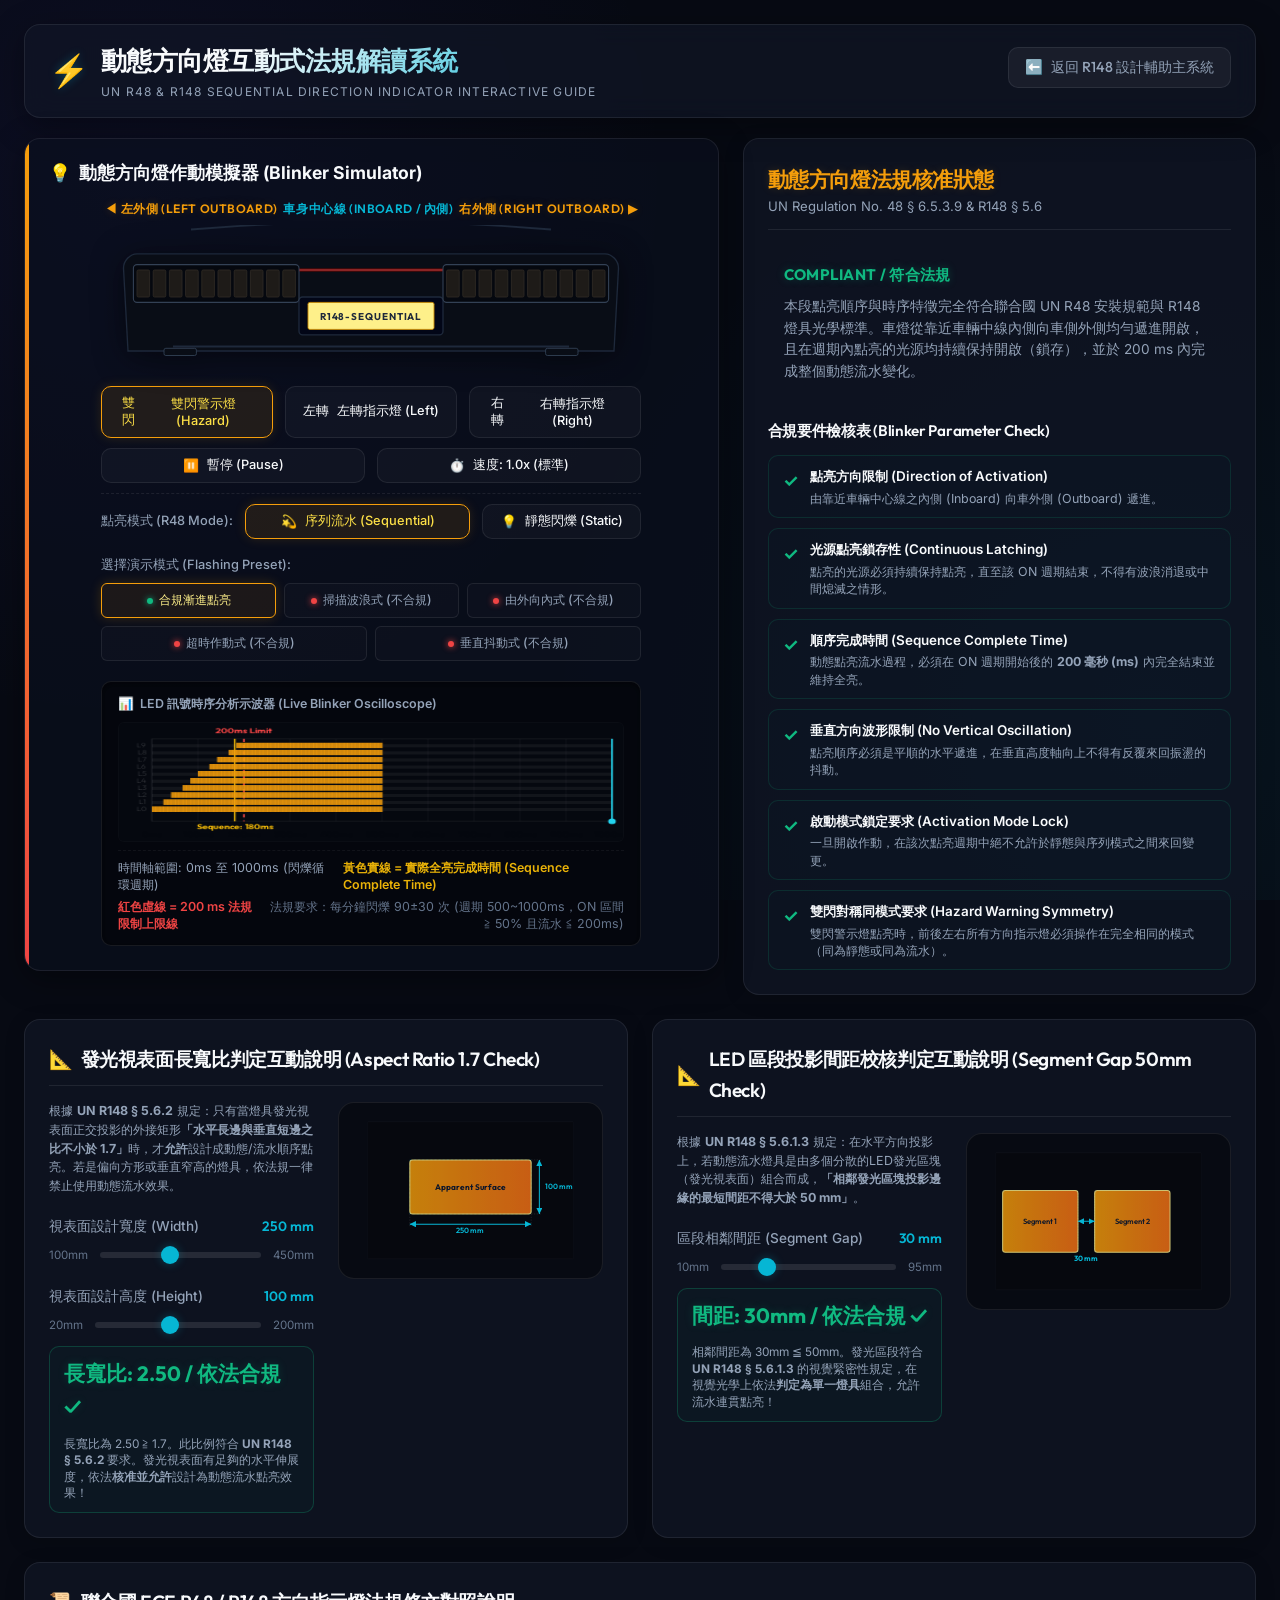
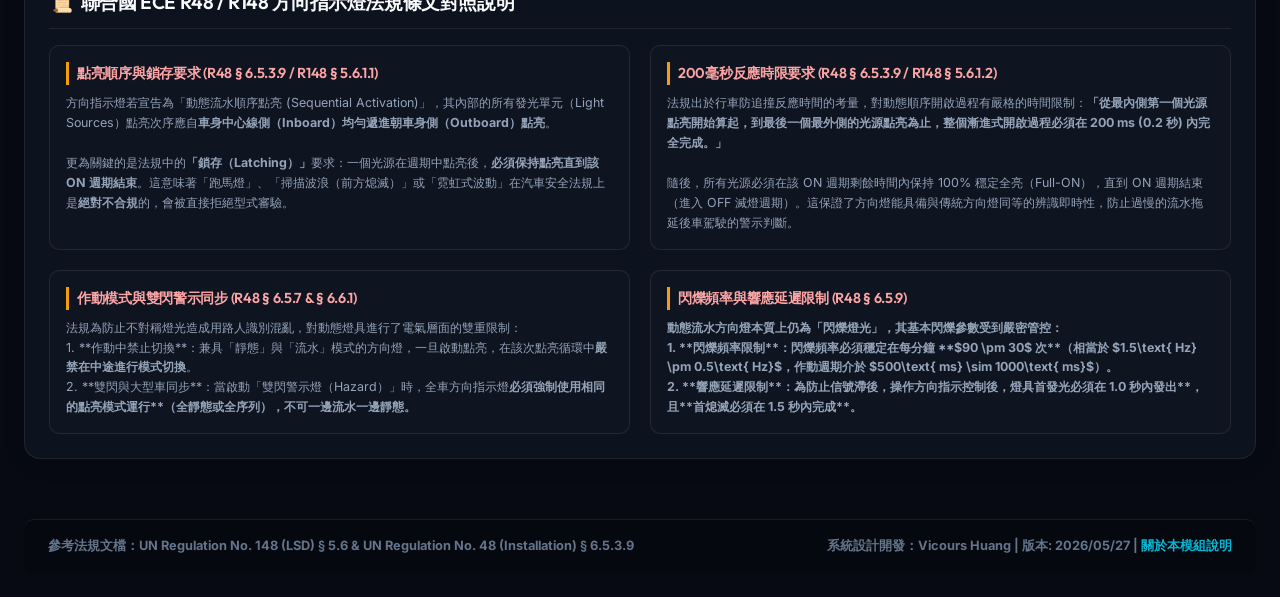
<file: dynamic-indicator.html>
<!DOCTYPE html>
<html lang="zh-Hant">
<head>
    <meta charset="UTF-8">
    <meta name="viewport" content="width=device-width, initial-scale=1.0">
    <title>UN R148 動態方向燈 (Sequential Blinker) 互動式法規解讀系統</title>
    <meta name="description" content="直觀圖像化解釋汽車法規 UN R48 與 UN R148 中，關於動態方向燈（流水式方向燈）的點亮方向、200ms時間限制、1.7長寬比以及50mm段間距等強制合規要求。">
    <link rel="stylesheet" href="dynamic-indicator.css">
</head>
<body>
    <div class="app-container">
        
        <!-- Header -->
        <header>
            <div class="logo-area">
                <span class="logo-icon">⚡</span>
                <div>
                    <h1>動態方向燈互動式法規解讀系統</h1>
                    <p>UN R48 & R148 Sequential Direction Indicator Interactive Guide</p>
                </div>
            </div>
            <div class="back-btn-container">
                <a href="index.html" id="btnBackToMain" class="back-btn">
                    <span>⬅️</span> 返回 R148 設計輔助主系統
                </a>
            </div>
        </header>

        <!-- Main Dashboard Workspace -->
        <main class="dashboard-content">
            
            <div class="d-lamp-grid">
                
                <!-- Left Panel: SVG Visualizer & Timing Canvas -->
                <section class="visualizer-card" id="cardBlinkerVisualizer">
                    <div class="visualizer-title">
                        <span>💡</span>
                        <strong>動態方向燈作動模擬器 (Blinker Simulator)</strong>
                    </div>

                    <!-- Mid-Cycle Switch Violation Warning Alert Banner (R48 § 6.5.7) -->
                    <div class="r48-warning-banner" id="divR48Warning" style="display: none;">
                        <span>⚠️ 法規警告: UN R48 § 6.5.7 禁止在單次點亮循環中途切換作動模式！</span>
                    </div>

                    <!-- Inboard / Outboard Labels -->
                    <div class="blinker-direction-labels">
                        <span class="lbl-dir lbl-outboard">◀ 左外側 (Left Outboard)</span>
                        <span class="lbl-dir lbl-inboard" style="color: var(--secondary);">車身中心線 (Inboard / 內側)</span>
                        <span class="lbl-dir lbl-outboard">右外側 (Right Outboard) ▶</span>
                    </div>

                    <!-- SVG Blinker LED Bar representing Vehicle Rear -->
                    <div class="svg-blinker-container" style="aspect-ratio: 3.75;">
                        <svg viewBox="0 0 600 160" id="svgBlinkerBar" xmlns="http://www.w3.org/2000/svg">
                            <defs>
                                <radialGradient id="amberGlow" cx="50%" cy="50%" r="50%">
                                    <stop offset="0%" stop-color="#f59e0b" stop-opacity="1" />
                                    <stop offset="50%" stop-color="#f59e0b" stop-opacity="0.5" />
                                    <stop offset="100%" stop-color="#f59e0b" stop-opacity="0" />
                                </radialGradient>
                            </defs>
                            
                            <!-- Static Car Outline Elements -->
                            <!-- Car Rear Windshield Line -->
                            <path d="M 100,5 Q 300,-12 500,5" fill="none" stroke="#1e293b" stroke-width="2" />
                            
                            <!-- Main rear body panel outline (sleek fender curves) -->
                            <path d="M 30,140 L 25,48 C 25,40 32,32 40,32 L 560,32 C 568,32 575,40 575,48 L 570,140 Z" fill="#090d16" stroke="#1e293b" stroke-width="1.5" />
                            
                            <!-- Bumper licensee plateframe in center -->
                            <rect x="220" y="80" width="160" height="42" rx="4" fill="#020617" stroke="#1e293b" stroke-width="1.5" />
                            <!-- License plate inside -->
                            <rect x="230" y="86" width="140" height="30" rx="2" fill="#fef08a" stroke="#ca8a04" stroke-width="1" />
                            <text x="300" y="105" font-family="'Outfit', sans-serif" font-size="11" font-weight="700" fill="#1e293b" text-anchor="middle" letter-spacing="1">R148-SEQUENTIAL</text>
                            
                            <!-- Bottom bumper crease and exhaust pipes -->
                            <line x1="80" y1="135" x2="520" y2="135" stroke="#1e293b" stroke-width="2" />
                            <rect x="70" y="137" width="36" height="8" rx="2" fill="#090d16" stroke="#334155" />
                            <rect x="494" y="137" width="36" height="8" rx="2" fill="#090d16" stroke="#334155" />
                            
                            <!-- Sleek connecting Tail Lightbar (glowing central red guide) -->
                            <path d="M 38,50 L 562,50" stroke="#450a0a" stroke-width="4.5" stroke-linecap="round" opacity="0.8" />
                            <path d="M 38,50 L 562,50" stroke="#ef4444" stroke-width="1.5" stroke-linecap="round" opacity="0.6" id="centralRedTaillight" />
                            
                            <!-- LEFT Turn Signal Assembly -->
                            <!-- Housing -->
                            <rect x="36" y="44" width="184" height="42" rx="4" fill="#05080f" stroke="#334155" stroke-width="1.2" />
                            <!-- 10 LED Segments (flows right-to-left: inside-out) -->
                            <g id="ledLeftGroup">
                                <rect id="ledL-0" x="202" y="50" width="14" height="30" rx="1.5" class="led-block" />
                                <rect id="ledL-1" x="184" y="50" width="14" height="30" rx="1.5" class="led-block" />
                                <rect id="ledL-2" x="166" y="50" width="14" height="30" rx="1.5" class="led-block" />
                                <rect id="ledL-3" x="148" y="50" width="14" height="30" rx="1.5" class="led-block" />
                                <rect id="ledL-4" x="130" y="50" width="14" height="30" rx="1.5" class="led-block" />
                                <rect id="ledL-5" x="112" y="50" width="14" height="30" rx="1.5" class="led-block" />
                                <rect id="ledL-6" x="94" y="50" width="14" height="30" rx="1.5" class="led-block" />
                                <rect id="ledL-7" x="76" y="50" width="14" height="30" rx="1.5" class="led-block" />
                                <rect id="ledL-8" x="58" y="50" width="14" height="30" rx="1.5" class="led-block" />
                                <rect id="ledL-9" x="40" y="50" width="14" height="30" rx="1.5" class="led-block" />
                            </g>

                            <!-- RIGHT Turn Signal Assembly -->
                            <!-- Housing -->
                            <rect x="380" y="44" width="184" height="42" rx="4" fill="#05080f" stroke="#334155" stroke-width="1.2" />
                            <!-- 10 LED Segments (flows left-to-right: inside-out) -->
                            <g id="ledRightGroup">
                                <rect id="ledR-0" x="384" y="50" width="14" height="30" rx="1.5" class="led-block" />
                                <rect id="ledR-1" x="402" y="50" width="14" height="30" rx="1.5" class="led-block" />
                                <rect id="ledR-2" x="420" y="50" width="14" height="30" rx="1.5" class="led-block" />
                                <rect id="ledR-3" x="438" y="50" width="14" height="30" rx="1.5" class="led-block" />
                                <rect id="ledR-4" x="456" y="50" width="14" height="30" rx="1.5" class="led-block" />
                                <rect id="ledR-5" x="474" y="50" width="14" height="30" rx="1.5" class="led-block" />
                                <rect id="ledR-6" x="492" y="50" width="14" height="30" rx="1.5" class="led-block" />
                                <rect id="ledR-7" x="510" y="50" width="14" height="30" rx="1.5" class="led-block" />
                                <rect id="ledR-8" x="528" y="50" width="14" height="30" rx="1.5" class="led-block" />
                                <rect id="ledR-9" x="546" y="50" width="14" height="30" rx="1.5" class="led-block" />
                            </g>
                        </svg>
                    </div>

                    <!-- Blinker Side Selector Bar -->
                    <div class="visualizer-action-bar" style="margin-top: 5px;">
                        <button type="button" class="action-btn active" id="btnActiveBoth" onclick="setBlinkerSide('both')">
                            <span>雙閃</span> <span id="lblBothText">雙閃警示燈 (Hazard)</span>
                        </button>
                        <button type="button" class="action-btn" id="btnActiveLeft" onclick="setBlinkerSide('left')">
                            <span>左轉</span> <span id="lblLeftText">左轉指示燈 (Left)</span>
                        </button>
                        <button type="button" class="action-btn" id="btnActiveRight" onclick="setBlinkerSide('right')">
                            <span>右轉</span> <span id="lblRightText">右轉指示燈 (Right)</span>
                        </button>
                    </div>

                    <!-- Simulator Speed & Control Bar -->
                    <div class="visualizer-action-bar" style="margin-top: 10px;">
                        <button type="button" class="action-btn" id="btnPlayPause">
                            <span id="playIcon">⏸️</span> <span id="btnPlayPauseText">暫停 (Pause)</span>
                        </button>
                        <button type="button" class="action-btn" id="btnToggleSpeed">
                            <span>⏱️</span> <span id="lblSpeedText">速度: 1.0x (標準)</span>
                        </button>
                    </div>

                    <!-- UN R48 Mode Selector (Static vs Sequential) -->
                    <div class="visualizer-action-bar" style="margin-top: 10px; border-top: 1px dashed rgba(255,255,255,0.08); padding-top: 10px; width: 100%; max-width: 540px;">
                        <span class="preset-label" style="align-self: center; margin-right: auto; margin-bottom: 0;">點亮模式 (R48 Mode):</span>
                        <button type="button" class="action-btn active" id="btnModeSequential" onclick="setFlashingMode('sequential')" style="flex: 1.2;">
                            <span>💫</span> 序列流水 (Sequential)
                        </button>
                        <button type="button" class="action-btn" id="btnModeStatic" onclick="setFlashingMode('static')" style="flex: 0.8;">
                            <span>💡</span> 靜態閃爍 (Static)
                        </button>
                    </div>

                    <!-- Presets Selector Grid -->
                    <div class="presets-grid-container">
                        <span class="preset-label">選擇演示模式 (Flashing Preset):</span>
                        <div class="preset-buttons">
                            <button type="button" class="preset-btn active" id="presetCompliant" onclick="selectPreset('compliant')">
                                <span class="indicator-dot green"></span> 合規漸進點亮
                            </button>
                            <button type="button" class="preset-btn" id="presetWave" onclick="selectPreset('wave')">
                                <span class="indicator-dot red"></span> 掃描波浪式 (不合規)
                            </button>
                            <button type="button" class="preset-btn" id="presetReverse" onclick="selectPreset('reverse')">
                                <span class="indicator-dot red"></span> 由外向內式 (不合規)
                            </button>
                            <button type="button" class="preset-btn" id="presetSlow" onclick="selectPreset('slow')">
                                <span class="indicator-dot red"></span> 超時作動式 (不合規)
                            </button>
                            <button type="button" class="preset-btn" id="presetOscillate" onclick="selectPreset('oscillate')">
                                <span class="indicator-dot red"></span> 垂直抖動式 (不合規)
                            </button>
                        </div>
                    </div>

                    <!-- Time Oscilloscope Canvas -->
                    <div class="timeline-canvas-container">
                        <div class="timeline-title-bar">
                            <span>📊</span> LED 訊號時序分析示波器 (Live Blinker Oscilloscope)
                        </div>
                        <canvas id="canvasTimeline" width="460" height="150"></canvas>
                        <div class="timeline-footer" style="display: flex; flex-direction: column; gap: 4px; padding-top: 8px; border-top: 1px dashed rgba(255,255,255,0.05); margin-top: 8px; font-size: 0.78rem; line-height: 1.4;">
                            <div style="display: flex; justify-content: space-between; width: 100%; gap: 10px;">
                                <span style="color: var(--text-secondary);">時間軸範圍: 0ms 至 1000ms (閃爍循環週期)</span>
                                <span style="color: #eab308; font-weight: 600;">黃色實線 = 實際全亮完成時間 (Sequence Complete Time)</span>
                            </div>
                            <div style="display: flex; justify-content: space-between; width: 100%; gap: 10px;">
                                <span style="color: var(--danger); font-weight: 600;">紅色虛線 = 200 ms 法規限制上限線</span>
                                <span style="color: var(--text-muted); text-align: right;">法規要求：每分鐘閃爍 90±30 次 (週期 500~1000ms，ON 區間 ≧ 50% 且流水 ≦ 200ms)</span>
                            </div>
                        </div>
                    </div>
                </section>
                
                <!-- Right Panel: Regulatory Checklist & Explanations -->
                <section class="explain-card" id="cardRegulatoryChecklist">
                    <div class="explain-header">
                        <h2>動態方向燈法規核准狀態</h2>
                        <p>UN Regulation No. 48 § 6.5.3.9 & R148 § 5.6</p>
                    </div>

                    <!-- Live Compliance Summary Box -->
                    <div class="compliance-summary-box" id="divComplianceSummary">
                        <div class="summary-status-header">
                            <span class="status-badge status-compliant" id="lblComplianceBadge">COMPLIANT / 符合法規</span>
                        </div>
                        <p class="summary-explain-text" id="lblComplianceExplain">
                            本段點亮順序與時序特徵完全符合聯合國 UN R48 安裝規範與 R148 燈具光學標準。車燈從靠近車輛中線內側向車側外側均勻遞進開啟，且在週期內點亮的光源均持續保持開啟（鎖存），並於 200 ms 內完成整個動態流水變化。
                        </p>
                    </div>

                    <!-- Interactive Parameter Checklist -->
                    <div class="interactive-checklist">
                        <h3>合規要件檢核表 (Blinker Parameter Check)</h3>
                        <div class="checklist-items-wrapper">
                            
                            <div class="checklist-item compliant" id="check-direction">
                                <span class="check-icon">✓</span>
                                <div class="check-body">
                                    <div class="check-title">點亮方向限制 (Direction of Activation)</div>
                                    <div class="check-desc" id="desc-direction">由靠近車輛中心線之內側 (Inboard) 向車外側 (Outboard) 遞進。</div>
                                </div>
                            </div>
                            
                            <div class="checklist-item compliant" id="check-retention">
                                <span class="check-icon">✓</span>
                                <div class="check-body">
                                    <div class="check-title">光源點亮鎖存性 (Continuous Latching)</div>
                                    <div class="check-desc" id="desc-retention">點亮的光源必須持續保持點亮，直至該 ON 週期結束，不得有波浪消退或中間熄滅之情形。</div>
                                </div>
                            </div>
                            
                            <div class="checklist-item compliant" id="check-timing">
                                <span class="check-icon">✓</span>
                                <div class="check-body">
                                    <div class="check-title">順序完成時間 (Sequence Complete Time)</div>
                                    <div class="check-desc" id="desc-timing">動態點亮流水過程，必須在 ON 週期開始後的 <strong>200 毫秒 (ms)</strong> 內完全結束並維持全亮。</div>
                                </div>
                            </div>
                            
                            <div class="checklist-item compliant" id="check-oscillation">
                                <span class="check-icon">✓</span>
                                <div class="check-body">
                                    <div class="check-title">垂直方向波形限制 (No Vertical Oscillation)</div>
                                    <div class="check-desc" id="desc-oscillation">點亮順序必須是平順的水平遞進，在垂直高度軸向上不得有反覆來回振盪的抖動。</div>
                                </div>
                            </div>

                            <div class="checklist-item compliant" id="check-modelock">
                                <span class="check-icon">✓</span>
                                <div class="check-body">
                                    <div class="check-title">啟動模式鎖定要求 (Activation Mode Lock)</div>
                                    <div class="check-desc" id="desc-modelock">一旦開啟作動，在該次點亮週期中絕不允許於靜態與序列模式之間來回變更。</div>
                                </div>
                            </div>
                            
                            <div class="checklist-item compliant" id="check-hazardsym">
                                <span class="check-icon">✓</span>
                                <div class="check-body">
                                    <div class="check-title">雙閃對稱同模式要求 (Hazard Warning Symmetry)</div>
                                    <div class="check-desc" id="desc-hazardsym">雙閃警示燈點亮時，前後左右所有方向指示燈必須操作在完全相同的模式（同為靜態或同為流水）。</div>
                                </div>
                            </div>

                        </div>
                    </div>
                </section>
                
            </div>

            <!-- Bottom Section: Interactive Geometrical Playgrounds -->
            <div class="playgrounds-grid">
                
                <!-- Playgound 1: Aspect Ratio 1.7 Ruler -->
                <section class="playground-section" id="sectionAspectRatio">
                    <h3><span>📐</span> 發光視表面長寬比判定互動說明 (Aspect Ratio 1.7 Check)</h3>
                    
                    <div class="playground-layout-wrapper">
                        
                        <div class="playground-controls">
                            <p class="playground-intro">
                                根據 <b>UN R148 § 5.6.2</b> 規定：只有當燈具發光視表面正交投影的外接矩形<b>「水平長邊與垂直短邊之比不小於 1.7」</b>時，才<b>允許</b>設計成動態/流水順序點亮。若是偏向方形或垂直窄高的燈具，依法規一律禁止使用動態流水效果。
                            </p>
                            
                            <div class="control-item">
                                <label>
                                    <span>視表面設計寬度 (Width)</span>
                                    <span id="lblWidthValue" class="val-display">250 mm</span>
                                </label>
                                <div class="slider-container">
                                    <span class="range-bound">100mm</span>
                                    <input type="range" id="sliderWidth" min="100" max="450" value="250" step="10" oninput="updateAspectRatioPlayground()">
                                    <span class="range-bound">450mm</span>
                                </div>
                            </div>

                            <div class="control-item" style="margin-top: 10px;">
                                <label>
                                    <span>視表面設計高度 (Height)</span>
                                    <span id="lblHeightValue" class="val-display">100 mm</span>
                                </label>
                                <div class="slider-container">
                                    <span class="range-bound">20mm</span>
                                    <input type="range" id="sliderHeight" min="20" max="200" value="100" step="5" oninput="updateAspectRatioPlayground()">
                                    <span class="range-bound">200mm</span>
                                </div>
                            </div>
                            
                            <!-- Spacing Result Card -->
                            <div class="judge-result-box" id="ratioJudgeResultCard">
                                <div class="judge-status status-compliant" id="lblRatioJudgeStatus">RATIO: 2.50 / COMPLIANT</div>
                                <p class="judge-explain-sub" id="lblRatioJudgeExplain">
                                    長寬比 2.50 ≧ 1.7。此長寬比足以產生顯著的水平移動方向感，法規<b>核准</b>配備動態流水作動。
                                </p>
                            </div>
                        </div>
                        
                        <!-- Visual representation SVG -->
                        <div class="svg-playground-container" style="aspect-ratio: 1.5;">
                            <svg viewBox="0 0 320 220" id="svgRatioPlayground" xmlns="http://www.w3.org/2000/svg">
                                <defs>
                                    <linearGradient id="blinkerOrange" x1="0%" y1="0%" x2="100%" y2="0%">
                                        <stop offset="0%" stop-color="#f59e0b" />
                                        <stop offset="100%" stop-color="#f97316" />
                                    </linearGradient>
                                </defs>
                                <!-- Grid Lines -->
                                <rect x="10" y="10" width="300" height="200" fill="rgba(0,0,0,0.2)" stroke="rgba(255,255,255,0.03)" />
                                
                                <!-- Outer boundary bounds indicator -->
                                <rect x="35" y="45" width="250" height="100" fill="none" stroke="rgba(6,182,212,0.3)" stroke-dasharray="3 3" id="rectRatioBoundary" />
                                
                                <!-- The Lamp Body Emitting Surface -->
                                <rect x="35" y="45" width="250" height="100" fill="url(#blinkerOrange)" stroke="#fef08a" stroke-width="1.5" id="rectRatioLamp" rx="4" opacity="0.8" />
                                <text x="160" y="100" font-family="'Outfit', sans-serif" font-size="12" font-weight="700" fill="#0f172a" text-anchor="middle" id="lblRatioLampText">Apparent Surface</text>
                                
                                <!-- Horizontal Dimension Line -->
                                <line x1="35" y1="165" x2="285" y2="165" stroke="#06b6d4" stroke-width="1.5" marker-start="url(#arrow-start)" marker-end="url(#arrow-end)" id="lineRatioWidth" />
                                <text x="160" y="182" fill="#06b6d4" font-family="'Outfit', sans-serif" font-size="11" font-weight="600" text-anchor="middle" id="lblDimensionWidthText">250 mm</text>
                                
                                <!-- Vertical Dimension Line -->
                                <line x1="300" y1="45" x2="300" y2="145" stroke="#06b6d4" stroke-width="1.5" marker-start="url(#arrow-start)" marker-end="url(#arrow-end)" id="lineRatioHeight" />
                                <text x="312" y="100" fill="#06b6d4" font-family="'Outfit', sans-serif" font-size="11" font-weight="600" dominant-baseline="middle" id="lblDimensionHeightText">100 mm</text>
                                
                                <!-- Dimension Extension lines -->
                                <line x1="35" y1="145" x2="35" y2="172" stroke="rgba(255,255,255,0.15)" stroke-width="1" stroke-dasharray="2" id="lineExtW-L" />
                                <line x1="285" y1="145" x2="285" y2="172" stroke="rgba(255,255,255,0.15)" stroke-width="1" stroke-dasharray="2" id="lineExtW-R" />
                                <line x1="285" y1="45" x2="307" y2="45" stroke="rgba(255,255,255,0.15)" stroke-width="1" stroke-dasharray="2" id="lineExtH-T" />
                                <line x1="285" y1="145" x2="307" y2="145" stroke="rgba(255,255,255,0.15)" stroke-width="1" stroke-dasharray="2" id="lineExtH-B" />
                            </svg>
                        </div>
                        
                    </div>
                </section>
                
                <!-- Playgound 2: LED Segment Gap spacing 50mm -->
                <section class="playground-section" id="sectionSegmentGap">
                    <h3><span>📐</span> LED 區段投影間距校核判定互動說明 (Segment Gap 50mm Check)</h3>
                    
                    <div class="playground-layout-wrapper">
                        
                        <div class="playground-controls">
                            <p class="playground-intro">
                                根據 <b>UN R148 § 5.6.1.3</b> 規定：在水平方向投影上，若動態流水燈具是由多個分散的LED發光區塊（發光視表面）組合而成，<b>「相鄰發光區塊投影邊緣的最短間距不得大於 50 mm」</b>。
                            </p>
                            
                            <div class="control-item">
                                <label>
                                    <span>區段相鄰間距 (Segment Gap)</span>
                                    <span id="lblGapValue" class="val-display">30 mm</span>
                                </label>
                                <div class="slider-container">
                                    <span class="range-bound">10mm</span>
                                    <input type="range" id="sliderGap" min="10" max="95" value="30" step="5" oninput="updateGapPlayground()">
                                    <span class="range-bound">95mm</span>
                                </div>
                            </div>
                            
                            <!-- Gap Spacing Result Card -->
                            <div class="judge-result-box" id="gapJudgeResultCard">
                                <div class="judge-status status-compliant" id="lblGapJudgeStatus">GAP: 30mm / COMPLIANT</div>
                                <p class="judge-explain-sub" id="lblGapJudgeExplain">
                                    相鄰間距 30mm ≦ 50mm。發光區段緊密相鄰，符合流水連貫性，法規<b>允許</b>視為同一組流水燈組合。
                                </p>
                            </div>
                        </div>
                        
                        <!-- Visual representation SVG -->
                        <div class="svg-playground-container" style="aspect-ratio: 1.5;">
                            <svg viewBox="0 0 320 220" id="svgGapPlayground" xmlns="http://www.w3.org/2000/svg">
                                <defs>
                                    <!-- Markers for arrows -->
                                    <marker id="arrow-start" viewBox="0 0 10 10" refX="10" refY="5" markerWidth="6" markerHeight="6" orient="auto-start-reverse">
                                        <path d="M 0 0 L 10 5 L 0 10 z" fill="#06b6d4" />
                                    </marker>
                                    <marker id="arrow-end" viewBox="0 0 10 10" refX="10" refY="5" markerWidth="6" markerHeight="6" orient="auto">
                                        <path d="M 0 0 L 10 5 L 0 10 z" fill="#06b6d4" />
                                    </marker>
                                </defs>
                                <!-- Grid Lines -->
                                <rect x="10" y="10" width="300" height="200" fill="rgba(0,0,0,0.2)" stroke="rgba(255,255,255,0.03)" />
                                
                                <!-- Segment 1 (Static) -->
                                <rect x="20" y="65" width="110" height="90" fill="url(#blinkerOrange)" stroke="#fef08a" stroke-width="1.5" rx="4" opacity="0.8" />
                                <text x="75" y="114" font-family="'Outfit', sans-serif" font-size="11" font-weight="600" fill="#0f172a" text-anchor="middle">Segment 1</text>
                                
                                <!-- Segment 2 (Movable via transform in JS) -->
                                <g id="grpMovableSegment" transform="translate(30, 0)">
                                    <rect x="130" y="65" width="110" height="90" fill="url(#blinkerOrange)" stroke="#fef08a" stroke-width="1.5" rx="4" opacity="0.8" />
                                    <text x="185" y="114" font-family="'Outfit', sans-serif" font-size="11" font-weight="600" fill="#0f172a" text-anchor="middle">Segment 2</text>
                                </g>
                                
                                <!-- Gap Overlay Indicators (Dynamic Width in JS) -->
                                <!-- Dynamic line for dimension -->
                                <line x1="130" y1="110" x2="160" y2="110" stroke="#06b6d4" stroke-width="1.5" marker-start="url(#arrow-start)" marker-end="url(#arrow-end)" id="lineGapDimension" />
                                <!-- Extension Lines -->
                                <line x1="130" y1="65" x2="130" y2="155" stroke="rgba(255,255,255,0.15)" stroke-width="1" stroke-dasharray="2" id="lineGapExtL" />
                                <line x1="160" y1="65" x2="160" y2="155" stroke="rgba(255,255,255,0.15)" stroke-width="1" stroke-dasharray="2" id="lineGapExtR" />
                                
                                <!-- Spacing dimension text -->
                                <text x="145" y="168" fill="#06b6d4" font-family="'Outfit', sans-serif" font-size="11" font-weight="700" text-anchor="middle" id="lblGapDimensionText">30 mm</text>
                            </svg>
                        </div>
                        
                    </div>
                </section>
                
            </div>
            
            <!-- Legal Copy Summary Card -->
            <section class="playground-section" style="margin-bottom: 0;">
                <h3><span>📜</span> 聯合國 ECE R48 / R148 方向指示燈法規條文對照說明</h3>
                <div class="regulatory-details-grid">
                    
                    <div class="regulatory-details-card">
                        <h4>點亮順序與鎖存要求 (R48 § 6.5.3.9 / R148 § 5.6.1.1)</h4>
                        <p>
                            方向指示燈若宣告為「動態流水順序點亮 (Sequential Activation)」，其內部的所有發光單元（Light Sources）點亮次序應自<b>車身中心線側（Inboard）均勻遞進朝車身側（Outboard）點亮</b>。
                            <br><br>
                            更為關鍵的是法規中的<b>「鎖存（Latching）」</b>要求：一個光源在週期中點亮後，<b>必須保持點亮直到該 ON 週期結束</b>。這意味著「跑馬燈」、「掃描波浪（前方熄滅）」或「霓虹式波動」在汽車安全法規上是<b>絕對不合規</b>的，會被直接拒絕型式審驗。
                        </p>
                    </div>

                    <div class="regulatory-details-card">
                        <h4>200毫秒反應時限要求 (R48 § 6.5.3.9 / R148 § 5.6.1.2)</h4>
                        <p>
                            法規出於行車防追撞反應時間的考量，對動態順序開啟過程有嚴格的時間限制：<b>「從最內側第一個光源點亮開始算起，到最後一個最外側的光源點亮為止，整個漸進式開啟過程必須在 200 ms (0.2 秒) 內完全完成。」</b>
                            <br><br>
                            隨後，所有光源必須在該 ON 週期剩餘時間內保持 100% 穩定全亮（Full-ON），直到 ON 週期結束（進入 OFF 滅燈週期）。這保證了方向燈能具備與傳統方向燈同等的辨識即時性，防止過慢的流水拖延後車駕駛的警示判斷。
                        </p>
                    </div>

                    <div class="regulatory-details-card">
                        <h4>作動模式與雙閃警示同步 (R48 § 6.5.7 & § 6.6.1)</h4>
                        <p>
                            法規為防止不對稱燈光造成用路人識別混亂，對動態燈具進行了電氣層面的雙重限制：
                            <br>
                            1. **作動中禁止切換**：兼具「靜態」與「流水」模式的方向燈，一旦啟動點亮，在該次點亮循環中<b>嚴禁在中途進行模式切換</b>。
                            <br>
                            2. **雙閃與大型車同步**：當啟動「雙閃警示燈（Hazard）」時，全車方向指示燈<b>必須強制使用相同的點亮模式運行**（全靜態或全序列），不可一邊流水一邊靜態。
                        </p>
                    </div>

                    <div class="regulatory-details-card">
                        <h4>閃爍頻率與響應延遲限制 (R48 § 6.5.9)</h4>
                        <p>
                            動態流水方向燈本質上仍為「閃爍燈光」，其基本閃爍參數受到嚴密管控：
                            <br>
                            1. **閃爍頻率限制**：閃爍頻率必須穩定在每分鐘 **$90 \pm 30$ 次**（相當於 $1.5\text{ Hz} \pm 0.5\text{ Hz}$，作動週期介於 $500\text{ ms} \sim 1000\text{ ms}$）。
                            <br>
                            2. **響應延遲限制**：為防止信號滯後，操作方向指示控制後，<b>燈具首發光必須在 1.0 秒內發出**，且**首熄滅必須在 1.5 秒內完成**。
                        </p>
                    </div>

                </div>
            </section>
            
        </main>

        <!-- Footer -->
        <footer>
            <span>參考法規文檔：UN Regulation No. 148 (LSD) § 5.6 & UN Regulation No. 48 (Installation) § 6.5.3.9</span>
            <span>系統設計開發：Vicours Huang | 版本: 2026/05/27 | <a href="#" onclick="alert('本互動式動態方向燈解讀系統基於聯合國 UN R48 與 R148 修正案進行圖像化視覺化，旨在輔助車燈光學與機構開發工程師，避免在前期造型評估時產生設計盲點。')">關於本模組說明</a></span>
        </footer>

    </div>

    <!-- Application Logic Loader -->
    <script src="dynamic-indicator.js" charset="utf-8"></script>
</body>
</html>
</file>
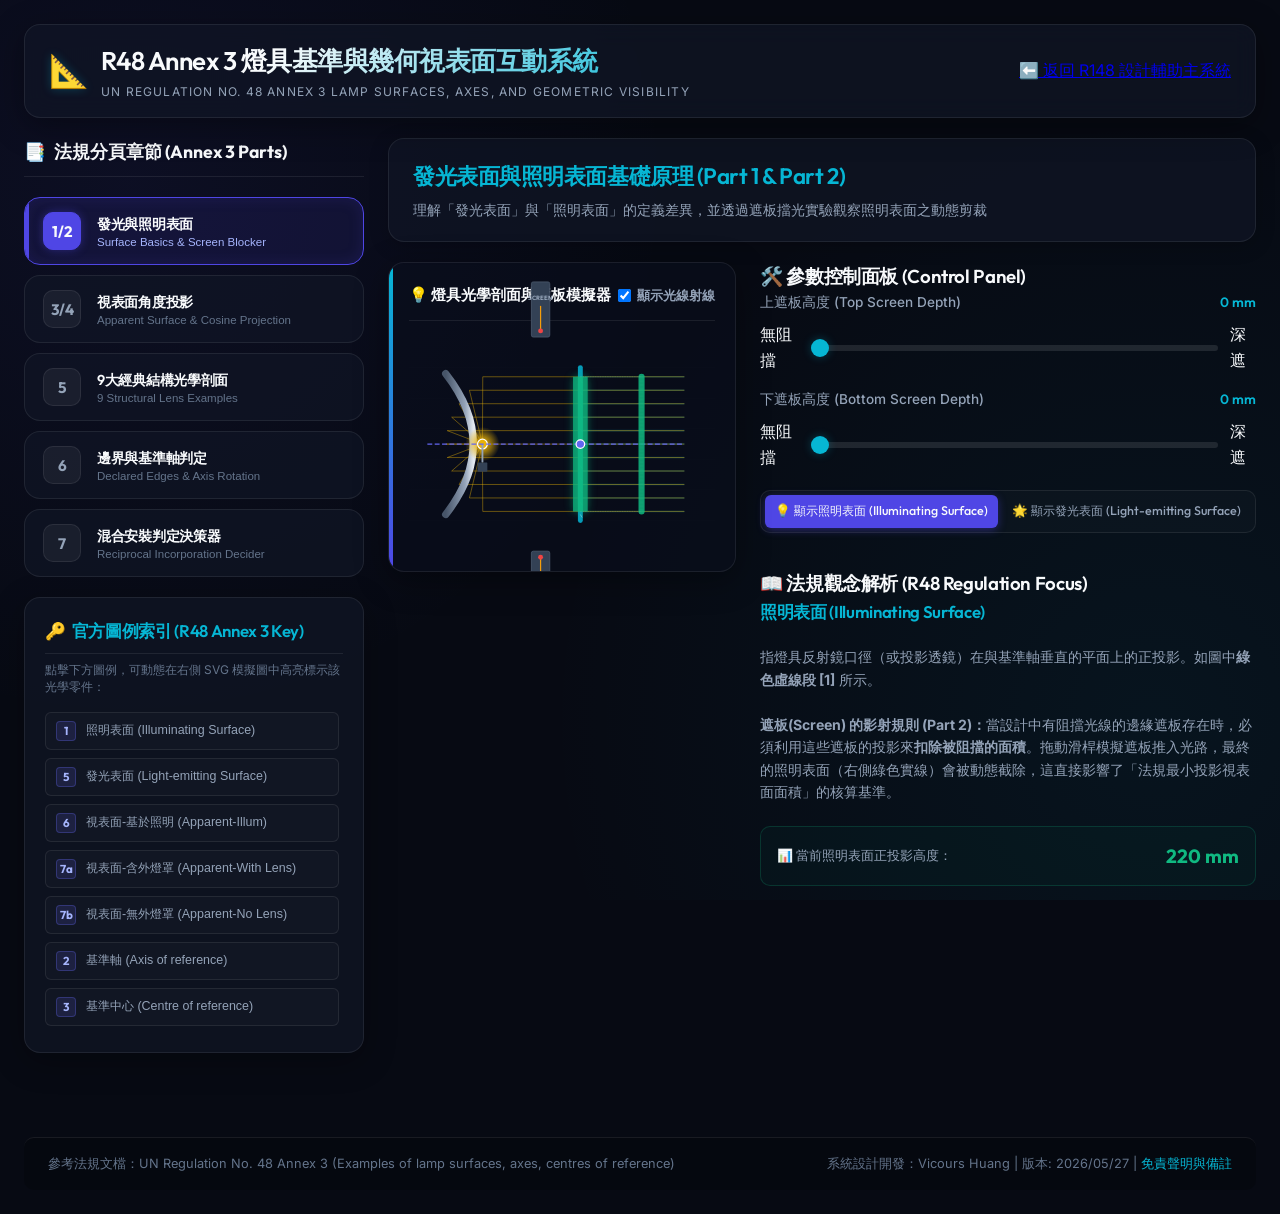
<file: r48-annex3.html>
<!DOCTYPE html>
<html lang="zh-Hant">
<head>
    <meta charset="UTF-8">
    <meta name="viewport" content="width=device-width, initial-scale=1.0">
    <title>UN R48 Annex 3 燈具基準、軸與幾何視表面互動解讀系統</title>
    <meta name="description" content="直觀圖像化解釋汽車法規 UN R48 Annex 3 中，關於基準軸 (Axis of Reference)、基準中心 (Centre of Reference)、照明表面 (Illuminating Surface)、發光表面 (Light-emitting Surface) 以及投影視表面 (Apparent Surface) 的動態核算與混合安裝 (Reciprocal Incorporation) 判定。">
    <link rel="stylesheet" href="r48-annex3.css">
</head>
<body>
    <div class="app-container">
        
        <!-- Header -->
        <header>
            <div class="logo-area">
                <span class="logo-icon">📐</span>
                <div>
                    <h1>R48 Annex 3 燈具基準與幾何視表面互動系統</h1>
                    <p>UN Regulation No. 48 Annex 3 Lamp Surfaces, Axes, and Geometric Visibility</p>
                </div>
            </div>
            <div class="back-btn-container">
                <a href="index.html" id="btnBackToMain" class="back-btn">
                    <span>⬅️</span> 返回 R148 設計輔助主系統
                </a>
            </div>
        </header>

        <!-- Main Dashboard Workspace -->
        <main class="annex3-workspace">
            
            <!-- Left Navigation Sidebar -->
            <aside class="annex-sidebar">
                <div class="sidebar-title">
                    <span>📑</span> 法規分頁章節 (Annex 3 Parts)
                </div>
                <nav class="annex-nav">
                    <button class="annex-nav-btn active" data-tab="part12">
                        <span class="nav-num">1/2</span>
                        <div class="nav-info">
                            <h4>發光與照明表面</h4>
                            <p>Surface Basics & Screen Blocker</p>
                        </div>
                    </button>
                    <button class="annex-nav-btn" data-tab="part34">
                        <span class="nav-num">3/4</span>
                        <div class="nav-info">
                            <h4>視表面角度投影</h4>
                            <p>Apparent Surface & Cosine Projection</p>
                        </div>
                    </button>
                    <button class="annex-nav-btn" data-tab="part5">
                        <span class="nav-num">5</span>
                        <div class="nav-info">
                            <h4>9大經典結構光學剖面</h4>
                            <p>9 Structural Lens Examples</p>
                        </div>
                    </button>
                    <button class="annex-nav-btn" data-tab="part6">
                        <span class="nav-num">6</span>
                        <div class="nav-info">
                            <h4>邊界與基準軸判定</h4>
                            <p>Declared Edges & Axis Rotation</p>
                        </div>
                    </button>
                    <button class="annex-nav-btn" data-tab="part7">
                        <span class="nav-num">7</span>
                        <div class="nav-info">
                            <h4>混合安裝判定決策器</h4>
                            <p>Reciprocal Incorporation Decider</p>
                        </div>
                    </button>
                </nav>

                <!-- Global Legend (KEY) Interactive Box -->
                <div class="global-key-card">
                    <h3><span>🔑</span> 官方圖例索引 (R48 Annex 3 Key)</h3>
                    <p class="key-advisory">點擊下方圖例，可動態在右側 SVG 模擬圖中高亮標示該光學零件：</p>
                    <div class="key-grid">
                        <button class="key-item" data-key="1"><span class="k-num">1</span> 照明表面 (Illuminating Surface)</button>
                        <button class="key-item" data-key="5"><span class="k-num">5</span> 發光表面 (Light-emitting Surface)</button>
                        <button class="key-item" data-key="6"><span class="k-num">6</span> 視表面-基於照明 (Apparent-Illum)</button>
                        <button class="key-item" data-key="7a"><span class="k-num">7a</span> 視表面-含外燈罩 (Apparent-With Lens)</button>
                        <button class="key-item" data-key="7b"><span class="k-num">7b</span> 視表面-無外燈罩 (Apparent-No Lens)</button>
                        <button class="key-item" data-key="2"><span class="k-num">2</span> 基準軸 (Axis of reference)</button>
                        <button class="key-item" data-key="3"><span class="k-num">3</span> 基準中心 (Centre of reference)</button>
                        <button class="key-item" data-key="8"><span class="k-num">8</span> 能見方向 (Direction of visibility)</button>
                        <button class="key-item" data-key="S"><span class="k-char">S</span> 光源 (Light source)</button>
                        <button class="key-item" data-key="R"><span class="k-char">R</span> 反射鏡 (Reflector)</button>
                        <button class="key-item" data-key="L"><span class="k-char">L</span> 外燈罩 (Outer lens)</button>
                        <button class="key-item" data-key="IO"><span class="k-char">IO</span> 內光學件 (Inner optical part)</button>
                        <button class="key-item" data-key="LG"><span class="k-char">LG</span> 導光條 (Light guide)</button>
                        <button class="key-item" data-key="X"><span class="k-char">X</span> 非本功能區域 (Non-functional)</button>
                    </div>
                </div>
            </aside>

            <!-- Right Content Panels -->
            <section class="annex-content">
                
                <!-- Tab 1: Part 1 & 2 Surface Basics -->
                <div class="annex-panel active" id="panel-part12">
                    <div class="panel-header">
                        <h2>發光表面與照明表面基礎原理 (Part 1 & Part 2)</h2>
                        <p>理解「發光表面」與「照明表面」的定義差異，並透過遮板擋光實驗觀察照明表面之動態剪裁</p>
                    </div>

                    <div class="panel-layout">
                        <!-- Simulation Workspace -->
                        <div class="simulation-canvas card-accent">
                            <div class="canvas-header">
                                <span>💡 燈具光學剖面與遮板模擬器</span>
                                <div class="toggle-group">
                                    <label class="toggle-item-checkbox">
                                        <input type="checkbox" id="chkShowLightRays" checked> 顯示光線射線
                                    </label>
                                </div>
                            </div>
                            
                            <div class="svg-container-annex" id="part12SvgContainer">
                                <svg viewBox="0 0 500 350" id="svgPart12" xmlns="http://www.w3.org/2000/svg">
                                    <!-- Definitions -->
                                    <defs>
                                        <!-- Glows -->
                                        <radialGradient id="bulbGlow" cx="50%" cy="50%" r="50%">
                                            <stop offset="0%" stop-color="#ca8a04" stop-opacity="1" />
                                            <stop offset="30%" stop-color="#eab308" stop-opacity="0.8" />
                                            <stop offset="100%" stop-color="#eab308" stop-opacity="0" />
                                        </radialGradient>
                                        <linearGradient id="refGrad" x1="0%" y1="0%" x2="100%" y2="0%">
                                            <stop offset="0%" stop-color="#475569" />
                                            <stop offset="70%" stop-color="#94a3b8" />
                                            <stop offset="100%" stop-color="#e2e8f0" />
                                        </linearGradient>
                                    </defs>
                                    
                                    <!-- Ground Grid Background -->
                                    <g stroke="rgba(255,255,255,0.03)" stroke-width="0.5">
                                        <line x1="0" y1="50" x2="500" y2="50" />
                                        <line x1="0" y1="100" x2="500" y2="100" />
                                        <line x1="0" y1="150" x2="500" y2="150" />
                                        <line x1="0" y1="200" x2="500" y2="200" />
                                        <line x1="0" y1="250" x2="500" y2="250" />
                                        <line x1="0" y1="300" x2="500" y2="300" />
                                        <line x1="100" y1="0" x2="100" y2="350" />
                                        <line x1="200" y1="0" x2="200" y2="350" />
                                        <line x1="300" y1="0" x2="300" y2="350" />
                                        <line x1="400" y1="0" x2="400" y2="350" />
                                    </g>

                                    <!-- Light Ray Lines (Underneath) -->
                                    <g id="grp-light-rays"></g>

                                    <!-- Reflector (R) -->
                                    <path d="M 60,60 Q 150,175 60,290" fill="none" stroke="url(#refGrad)" stroke-width="12" stroke-linecap="round" class="part-element part-reflector" data-part="R" />
                                    
                                    <!-- Light Source / Filament (S) -->
                                    <circle cx="120" cy="175" r="28" fill="url(#bulbGlow)" class="part-element" data-part="S" />
                                    <circle cx="120" cy="175" r="8" fill="#eab308" stroke="#ffffff" stroke-width="2" class="part-element part-source" data-part="S" />
                                    <line x1="120" y1="175" x2="120" y2="205" stroke="#94a3b8" stroke-width="3" />
                                    <rect x="112" y="205" width="16" height="15" fill="#334155" rx="1" />

                                    <!-- Outer Textured Lens (L) -->
                                    <path d="M 280,50 L 280,300" stroke="#06b6d4" stroke-width="8" stroke-linecap="round" fill="none" opacity="0.85" class="part-element part-lens" data-part="L" />
                                    <!-- Lens Texture representation -->
                                    <g stroke="rgba(255,255,255,0.4)" stroke-width="1.5">
                                        <line x1="280" y1="70" x2="283" y2="75" /><line x1="280" y1="90" x2="283" y2="95" />
                                        <line x1="280" y1="110" x2="283" y2="115" /><line x1="280" y1="130" x2="283" y2="135" />
                                        <line x1="280" y1="150" x2="283" y2="155" /><line x1="280" y1="170" x2="283" y2="175" />
                                        <line x1="280" y1="190" x2="283" y2="195" /><line x1="280" y1="210" x2="283" y2="215" />
                                        <line x1="280" y1="230" x2="283" y2="235" /><line x1="280" y1="250" x2="283" y2="255" />
                                        <line x1="280" y1="270" x2="283" y2="275" /><line x1="280" y1="290" x2="283" y2="295" />
                                    </g>

                                    <!-- Surface Fills (Dynamic Highlights based on selected modes) -->
                                    <!-- Light-emitting surface: the lens face (5) -->
                                    <line x1="284" y1="52" x2="284" y2="298" stroke="transparent" stroke-width="16" id="highlight-surface-5" class="part-element highlight-plane" data-part="5" />
                                    
                                    <!-- Illuminating surface: reflector aperture projection (1) -->
                                    <!-- Aperture is from Y=65 to Y=285 -->
                                    <line x1="276" y1="65" x2="276" y2="285" stroke="transparent" stroke-width="16" id="highlight-surface-1" class="part-element highlight-plane" data-part="1" />
                                    <line x1="284" y1="65" x2="284" y2="285" stroke="transparent" stroke-width="16" id="highlight-surface-6" class="part-element highlight-plane" data-part="6" />

                                    <!-- Movable Screen Blockers (Part 2) -->
                                    <!-- Top Screen -->
                                    <g id="grp-top-screen" transform="translate(0, 0)">
                                        <rect x="200" y="0" width="30" height="90" fill="#334155" stroke="#475569" stroke-width="1.5" rx="3" />
                                        <line x1="215" y1="40" x2="215" y2="80" stroke="#f59e0b" stroke-width="2" stroke-linecap="round" />
                                        <circle cx="215" cy="80" r="4" fill="#ef4444" />
                                        <text x="215" y="30" font-family="'Outfit'" font-size="10" font-weight="700" fill="#94a3b8" text-anchor="middle">SCREEN</text>
                                    </g>
                                    <!-- Bottom Screen -->
                                    <g id="grp-bottom-screen" transform="translate(0, 0)">
                                        <rect x="200" y="260" width="30" height="90" fill="#334155" stroke="#475569" stroke-width="1.5" rx="3" />
                                        <line x1="215" y1="270" x2="215" y2="310" stroke="#f59e0b" stroke-width="2" stroke-linecap="round" />
                                        <circle cx="215" cy="270" r="4" fill="#ef4444" />
                                        <text x="215" y="330" font-family="'Outfit'" font-size="10" font-weight="700" fill="#94a3b8" text-anchor="middle">SCREEN</text>
                                    </g>

                                    <!-- Axis of Reference & Centre of Reference lines -->
                                    <!-- Axis (2) -->
                                    <line x1="30" y1="175" x2="450" y2="175" stroke="#6366f1" stroke-width="2" stroke-dasharray="8 4" class="part-element part-axis" id="line-axis-2" data-part="2" />
                                    <!-- Centre of Reference (3) -->
                                    <circle cx="280" cy="175" r="7" fill="#6366f1" stroke="#ffffff" stroke-width="2" class="part-element part-centre" id="dot-centre-3" data-part="3" />

                                    <!-- Projection Screens on Right -->
                                    <!-- Original Aperture Size Reference -->
                                    <line x1="380" y1="65" x2="380" y2="285" stroke="rgba(255,255,255,0.08)" stroke-width="6" stroke-dasharray="3 3" />
                                    
                                    <!-- Dynamically Scaled Resulting Illuminating Surface -->
                                    <line x1="380" y1="65" x2="380" y2="285" stroke="#10b981" stroke-width="10" stroke-linecap="round" id="line-resulting-illum" opacity="0.3" />
                                    
                                    <!-- Dynamic 引導虛線 (Reference dimension connectors) -->
                                    <line x1="280" y1="65" x2="380" y2="65" stroke="rgba(255,255,255,0.15)" stroke-dasharray="2 2" id="conn-top" />
                                    <line x1="280" y1="285" x2="380" y2="285" stroke="rgba(255,255,255,0.15)" stroke-dasharray="2 2" id="conn-bottom" />
                                </svg>
                            </div>
                        </div>

                        <!-- Param Controls & Explainer -->
                        <div class="simulation-explain">
                            <div class="explain-card" style="height: auto; margin-bottom: 16px;">
                                <h3><span>🛠️</span> 參數控制面板 (Control Panel)</h3>
                                
                                <div class="control-item">
                                    <label>
                                        <span>上遮板高度 (Top Screen Depth)</span>
                                        <span id="lblTopScreenVal" class="val-display">0 mm</span>
                                    </label>
                                    <div class="slider-container">
                                        <span>無阻擋</span>
                                        <input type="range" id="sliderTopScreen" min="0" max="110" value="0" step="5">
                                        <span>深遮</span>
                                    </div>
                                </div>

                                <div class="control-item" style="margin-top: 16px;">
                                    <label>
                                        <span>下遮板高度 (Bottom Screen Depth)</span>
                                        <span id="lblBottomScreenVal" class="val-display">0 mm</span>
                                    </label>
                                    <div class="slider-container">
                                        <span>無阻擋</span>
                                        <input type="range" id="sliderBottomScreen" min="0" max="110" value="0" step="5">
                                        <span>深遮</span>
                                    </div>
                                </div>

                                <div class="control-tab-group" style="margin-top: 20px;">
                                    <button class="control-tab-btn active" id="btnShowIllum">💡 顯示照明表面 (Illuminating Surface)</button>
                                    <button class="control-tab-btn" id="btnShowEmit">🌟 顯示發光表面 (Light-emitting Surface)</button>
                                </div>
                            </div>

                            <div class="explain-card" style="height: auto;">
                                <h3><span>📖</span> 法規觀念解析 (R48 Regulation Focus)</h3>
                                <div class="concept-body">
                                    <h4 id="lblConceptTitle" style="color: var(--secondary); font-size: 1.05rem; margin-bottom: 8px;">照明表面 (Illuminating Surface)</h4>
                                    <p id="lblConceptDetail" style="font-size: 0.88rem; color: var(--text-secondary); line-height: 1.6;">
                                        指燈具反射鏡口徑（或投影透鏡）在與基準軸垂直的平面上的正投影。如圖中<b>綠色虛線段 [1]</b> 所示。<br><br>
                                        <b>遮板(Screen) 的影射規則 (Part 2)：</b>當設計中有阻擋光線的邊緣遮板存在時，必須利用這些遮板的投影來<b>扣除被阻擋的面積</b>。拖動滑桿模擬遮板推入光路，最終的照明表面（右側綠色實線）會被動態截除，這直接影響了「法規最小投影視表面面積」的核算基準。
                                    </p>
                                    <div class="verdict-box" id="divSurfaceAreaVerdict">
                                        <span class="verdict-title">📊 當前照明表面正投影高度：</span>
                                        <strong id="valApertureHeight" style="color: var(--success); font-family: 'Outfit'; font-size: 1.2rem;">220 mm</strong>
                                    </div>
                                </div>
                            </div>
                        </div>
                    </div>
                </div>

                <!-- Tab 2: Part 3 & 4 Apparent Surface Projection -->
                <div class="annex-panel" id="panel-part34">
                    <div class="panel-header">
                        <h2>幾何能見度角度與視表面投影 (Part 3 & Part 4)</h2>
                        <p>拉動觀測角度滑桿，模擬工程師或測試人員從不同角度觀測時，發光視表面產生的餘弦投影面積收縮</p>
                    </div>

                    <div class="panel-layout">
                        <!-- Simulation Workspace -->
                        <div class="simulation-canvas card-accent">
                            <div class="canvas-header">
                                <span>📐 視表面餘弦投影 ($\cos\theta$) 模擬器</span>
                                <span class="badge-info badge-y" id="lblProjMethod">基於照明表面投影 (Part 3)</span>
                            </div>
                            
                            <div class="svg-container-annex" id="part34SvgContainer">
                                <svg viewBox="0 0 500 350" id="svgPart34" xmlns="http://www.w3.org/2000/svg">
                                    <defs>
                                        <!-- Grid shading for projected area -->
                                        <pattern id="diagonalHatch" width="10" height="10" patternTransform="rotate(45 0 0)" patternUnits="userSpaceOnUse">
                                            <line x1="0" y1="0" x2="0" y2="10" stroke="#06b6d4" stroke-width="1.5" opacity="0.5" />
                                        </pattern>
                                        <pattern id="diagonalHatchRed" width="10" height="10" patternTransform="rotate(45 0 0)" patternUnits="userSpaceOnUse">
                                            <line x1="0" y1="0" x2="0" y2="10" stroke="#ef4444" stroke-width="1.5" opacity="0.5" />
                                        </pattern>
                                    </defs>

                                    <!-- Ground grid -->
                                    <g stroke="rgba(255,255,255,0.02)" stroke-width="0.5">
                                        <circle cx="200" cy="175" r="50" fill="none" />
                                        <circle cx="200" cy="175" r="100" fill="none" />
                                        <line x1="0" y1="175" x2="500" y2="175" />
                                        <line x1="200" y1="0" x2="200" y2="350" />
                                    </g>

                                    <!-- Reference Dot (3) -->
                                    <circle cx="200" cy="175" r="5" fill="#6366f1" />
                                    
                                    <!-- original surface source (Lens / Aperture) flat on Y axis -->
                                    <line x1="200" y1="100" x2="200" y2="250" stroke="#94a3b8" stroke-width="8" stroke-linecap="round" />
                                    <text x="185" y="180" font-family="'Outfit'" font-size="11" fill="#94a3b8" text-anchor="end" font-weight="700">LENS</text>

                                    <!-- Ray of Observation (8) -->
                                    <line x1="200" y1="175" x2="450" y2="175" stroke="#f59e0b" stroke-width="2.5" stroke-dasharray="4" id="line-ray-8" class="part-element part-visibility-ray" data-part="8" />
                                    
                                    <!-- Angle curve arc (4) -->
                                    <path d="M 250,175 A 50,50 0 0 1 250,175" fill="none" stroke="#6366f1" stroke-width="2" id="arc-angle-4" class="part-element" data-part="4" />

                                    <!-- Apparent Surface plane (6 or 7a/7b) perpendicular to Ray of Observation -->
                                    <!-- Drawn at X=380 -->
                                    <line x1="380" y1="80" x2="380" y2="270" stroke="rgba(255,255,255,0.1)" stroke-width="4" stroke-dasharray="3 3" />
                                    <!-- Actual dynamic projected apparent surface -->
                                    <line x1="380" y1="100" x2="380" y2="250" stroke="#06b6d4" stroke-width="12" stroke-linecap="round" id="line-apparent-6" class="part-element" data-part="6" />

                                    <!-- Dotted connection rays from Original lens edges to apparent surface projection plane -->
                                    <line x1="200" y1="100" x2="380" y2="100" stroke="#64748b" stroke-width="1" stroke-dasharray="2 2" id="proj-conn-top" />
                                    <line x1="200" y1="250" x2="380" y2="250" stroke="#64748b" stroke-width="1" stroke-dasharray="2 2" id="proj-conn-bottom" />
                                    
                                    <!-- Orthogonal projection shaded bounds -->
                                    <polygon points="200,100 380,100 380,250 200,250" fill="url(#diagonalHatch)" id="poly-hatch-bound" />

                                    <!-- Labels -->
                                    <text x="380" y="65" font-family="'Outfit'" font-size="10" font-weight="700" fill="#06b6d4" text-anchor="middle" id="lblApparentSurfaceTag">視表面正投影 [6]</text>
                                    <text x="240" y="155" font-family="'Outfit'" font-size="13" font-weight="700" fill="#6366f1" id="lblAngleTheta">θ = 0°</text>
                                </svg>
                            </div>
                        </div>

                        <!-- Param Controls & Explainer -->
                        <div class="simulation-explain">
                            <div class="explain-card" style="height: auto; margin-bottom: 16px;">
                                <h3><span>🛠️</span> 觀測角度控制面板</h3>
                                
                                <div class="control-item">
                                    <label>
                                        <span>水平觀測角度 (Angle of Observation $\theta$)</span>
                                        <span id="lblAngleVal" class="val-display">0°</span>
                                    </label>
                                    <div class="slider-container">
                                        <span>-45° (左側)</span>
                                        <input type="range" id="sliderAngle" min="-45" max="45" value="0" step="5">
                                        <span>+45° (右側)</span>
                                    </div>
                                    <p class="slider-hint">💡 幾何能見度角（如方向燈的 $45^\circ\text{ H}$、煞車燈的 $45^\circ\text{ H}$）是決定投影面積最小限制的關鍵量測角度。</p>
                                </div>

                                <div class="control-tab-group" style="margin-top: 20px;">
                                    <button class="control-tab-btn active" id="btnProjIllum">⚙️ 基於照明表面投影 (Part 3)</button>
                                    <button class="control-tab-btn" id="btnProjEmit">🔮 基於外燈罩發光投影 (Part 4)</button>
                                </div>
                            </div>

                            <div class="explain-card" style="height: auto;">
                                <h3><span>📖</span> 餘弦收縮與視表面面積核算</h3>
                                <div class="concept-body">
                                    <h4 style="color: var(--secondary); font-size: 1.05rem; margin-bottom: 8px;">發光視表面投影定律</h4>
                                    <p style="font-size: 0.88rem; color: var(--text-secondary); line-height: 1.6;">
                                        <b>視表面 (Apparent Surface [6/7a/7b])</b> 是發光表面或照明表面在<b>觀測方向平面 [8]</b> 上的正交投影。當觀測者自基準軸偏轉 $\theta$ 角度時：
                                        $$\text{投影寬度} = \text{原始寬度} \times \cos(\theta)$$
                                        拖動角度滑桿，即可看見黃色射線與投影斜率動態偏轉，網格線與陰影多邊形隨之收縮，反映出大角度下投影面積大幅減小的物理限制。
                                    </p>
                                    <div class="verdict-box" style="background: rgba(6, 182, 212, 0.05); border-color: rgba(6, 182, 212, 0.3);">
                                        <span class="verdict-title">📐 當前視表面投影面積收縮率 ($\cos\theta$)：</span>
                                        <strong id="valCosineShrink" style="color: var(--secondary); font-family: 'Outfit'; font-size: 1.25rem;">100.0% (完全投影)</strong>
                                    </div>
                                </div>
                            </div>
                        </div>
                    </div>
                </div>

                <!-- Tab 3: Part 5 9 Structural Lens Examples -->
                <div class="annex-panel" id="panel-part5">
                    <div class="panel-header">
                        <h2>9大經典結構光學剖面與視表面分析 (Part 5)</h2>
                        <p>切換法規中定義的 9 種燈具光學結構案例，直觀比對「含外燈罩視表面 7a」與「不含外燈罩視表面 7b」的物理邊界範圍</p>
                    </div>

                    <div class="part5-layout">
                        <!-- Left Selector Side -->
                        <div class="part5-selector card-accent">
                            <h3>🔍 選取光學結構案例 (Examples 1-9)</h3>
                            <div class="example-btn-list">
                                <button class="example-btn active" data-ex="1">
                                    <span class="ex-tag">Ex.1</span> 反射鏡 + textured外燈罩 (含外燈罩)
                                </button>
                                <button class="example-btn" data-ex="2">
                                    <span class="ex-tag">Ex.2</span> 反射鏡 + non-textured外燈罩 (排除燈罩)
                                </button>
                                <button class="example-btn" data-ex="3">
                                    <span class="ex-tag">Ex.3</span> 反射鏡 + 內透鏡 + textured外燈罩
                                </button>
                                <button class="example-btn" data-ex="4">
                                    <span class="ex-tag">Ex.4</span> 反射鏡 + 內透鏡 + non-textured外燈罩
                                </button>
                                <button class="example-btn" data-ex="5">
                                    <span class="ex-tag">Ex.5</span> 反射鏡 + 局部內透鏡 + textured外燈罩
                                </button>
                                <button class="example-btn" data-ex="6">
                                    <span class="ex-tag">Ex.6</span> 反射鏡 + 局部內透鏡 + non-textured外燈罩
                                </button>
                                <button class="example-btn" data-ex="7">
                                    <span class="ex-tag">Ex.7</span> 導光條 (Light Guide) 光學元件
                                </button>
                                <button class="example-btn" data-ex="8">
                                    <span class="ex-tag">Ex.8</span> 導光與反射組合 (雙功能隔牆結構)
                                </button>
                                <button class="example-btn" data-ex="9">
                                    <span class="ex-tag">Ex.9</span> 反射鏡 + 結合非功能阻礙區 X
                                </button>
                            </div>
                        </div>

                        <!-- Center/Right Render and Explainer -->
                        <div class="part5-detail">
                            <div class="simulation-canvas card-accent" style="min-height: 280px;">
                                <div class="canvas-header">
                                    <span id="lblExTitle">Example 1: 光源與反射鏡 + textured 外燈罩</span>
                                    <div class="control-tab-group" style="margin-top:0;">
                                        <button class="control-tab-btn active" id="btnToggle7a">🔦 視表面 7a (含外罩)</button>
                                        <button class="control-tab-btn" id="btnToggle7b">🚪 視表面 7b (排除外罩)</button>
                                    </div>
                                </div>
                                <div class="svg-container-annex" id="part5SvgContainer">
                                    <!-- Loaded Dynamically via JS -->
                                    <svg viewBox="0 0 450 240" id="svgPart5" xmlns="http://www.w3.org/2000/svg">
                                        <!-- Rendered by JS based on Example selection -->
                                    </svg>
                                </div>
                            </div>

                            <div class="explain-card" style="height: auto; margin-top: 16px;">
                                <h3><span>📐</span> 光學零件與視表面邊界界定</h3>
                                <div class="concept-body">
                                    <div class="verdict-box" style="margin-bottom: 12px; background: rgba(79, 70, 229, 0.04); border-color: rgba(79, 70, 229, 0.25);">
                                        <strong>💡 法規解讀核心焦點：</strong>
                                        <span id="lblExFocusText" style="display:block; font-size:0.85rem; color:var(--text-secondary); margin-top:6px; line-height:1.5;">
                                            在此案例中，由於外燈罩具有折射花紋 (Textured Outer Lens)，它能將光線擴散。因此，發光視表面的邊界「7a」會延伸至整個被照射並照亮的外燈罩邊緣！
                                        </span>
                                    </div>
                                    <p id="lblExDescText" style="font-size: 0.82rem; color: var(--text-secondary); line-height: 1.6;">
                                        Example 1 說明了典型的擴散花紋燈罩設計。當判定發光視表面時，只要外燈罩（Outer Lens L）上具有網格花紋且被點亮，外燈罩的全部光學透光表面皆被計入視表面 7a 之中。
                                    </p>
                                </div>
                            </div>
                        </div>
                    </div>
                </div>

                <!-- Tab 4: Part 6 Edge & Reference Axis -->
                <div class="annex-panel" id="panel-part6">
                    <div class="panel-header">
                        <h2> declared 邊界與基準軸倾斜判定 (Part 6 Example A-E)</h2>
                        <p>變換基準軸倾斜度，動態調整 declared 發光表面的投影引線，深入研究 Example A 至 E 之投影邊界點 (a, b, c, d) 標定規則</p>
                    </div>

                    <div class="part6-layout">
                        <!-- Controls Sidebar -->
                        <div class="part6-controls card-accent">
                            <h3>🔍 選擇核對案例 (Example A-E)</h3>
                            <div class="example-btn-list-horizontal">
                                <button class="ex-btn-p6 active" data-case="A">Example A (凸面燈罩投影)</button>
                                <button class="ex-btn-p6" data-case="B">Example B (大弧度拋物燈罩)</button>
                                <button class="ex-btn-p6" data-case="C">Example C (包含非本功能區 X)</button>
                                <button class="ex-btn-p6" data-case="D">Example D (分散式多發光區)</button>
                                <button class="ex-btn-p6" data-case="E">Example E (無折射外燈罩 7b 邊界)</button>
                            </div>

                            <div class="control-item" style="margin-top: 20px; border-top: 1px solid var(--border-color); padding-top: 16px;">
                                <label>
                                    <span>基準軸倾斜角度 (Axis of Reference Tilt $\alpha$)</span>
                                    <span id="lblAxisTiltVal" class="val-display">0° (水平)</span>
                                </label>
                                <div class="slider-container">
                                    <span>-15° (下仰)</span>
                                    <input type="range" id="sliderAxisTilt" min="-15" max="15" value="0" step="2.5">
                                    <span>+15° (上仰)</span>
                                </div>
                                <p class="slider-hint">💡 基準軸（Axis of Reference）是製造商在圖面上宣告的基準線。當改變基準軸夾角時，正交投影的切點與引線邊緣位置（a, b, c, d 點）會即時滑動位移！</p>
                            </div>
                        </div>

                        <!-- Render Screen -->
                        <div class="part6-detail-workspace">
                            <div class="simulation-canvas card-accent" style="min-height: 300px;">
                                <div class="canvas-header">
                                    <span id="lblCaseTitle">Example A: 凸形外燈罩之發光表面與邊界點投影</span>
                                    <span class="badge-info badge-y" style="background: rgba(99, 102, 241, 0.15); color: #a5b4fc; border-color: rgba(99, 102, 241, 0.3);">R48 2.10.2 投影核算</span>
                                </div>
                                
                                <div class="svg-container-annex" id="part6SvgContainer">
                                    <!-- Rendered dynamically by JS -->
                                    <svg viewBox="0 0 500 250" id="svgPart6" xmlns="http://www.w3.org/2000/svg">
                                        <!-- Loaded by JS -->
                                    </svg>
                                </div>
                            </div>

                            <div class="explain-card" style="height: auto; margin-top: 16px;">
                                <h3><span>📐</span> 官方定義邊界引線 (Edges a-b & c-d) 解讀</h3>
                                <div class="concept-body" style="display: grid; grid-template-columns: 1.2fr 0.8fr; gap: 20px; align-items: start;">
                                    <div>
                                        <p id="lblCaseDescText" style="font-size: 0.85rem; color: var(--text-secondary); line-height: 1.6;">
                                            在此案例中，<b>引線邊界 a 與 b</b> 代表照明表面的最邊緣切點。而 <b>引線邊界 c 與 d</b> 代表了製造商宣告的發光表面外側切緣。<br><br>
                                            基準軸的變換會改變切線的斜率，進而影響邊界的投影長度（視表面面寬）。拉動上方的角度滑桿，即可即時模擬光學工程師在 CAD 圖紙上調整基準軸對接量測儀器時的切線偏移。
                                        </p>
                                    </div>
                                    <div class="verdict-box" style="margin: 0; background: rgba(99, 102, 241, 0.05); border-color: rgba(99, 102, 241, 0.3);">
                                        <span class="verdict-title">📏 當前投影邊界尺寸：</span>
                                        <div style="font-size: 0.8rem; color: var(--text-secondary); margin-top: 4px; display:flex; flex-direction:column; gap:4px;">
                                            <div>照明投影邊距 (a-b): <strong id="valEdgeAB" style="color: var(--secondary); font-family: 'Outfit'; font-size: 1.05rem;">180 mm</strong></div>
                                            <div>發光投影邊距 (c-d): <strong id="valEdgeCD" style="color: var(--secondary); font-family: 'Outfit'; font-size: 1.05rem;">150 mm</strong></div>
                                        </div>
                                    </div>
                                </div>
                            </div>
                        </div>
                    </div>
                </div>

                <!-- Tab 5: Part 7 Reciprocal Incorporation Decider -->
                <div class="annex-panel" id="panel-part7">
                    <div class="panel-header">
                        <h2>雙功能燈具「混合安裝」法規互動判定決策器 (Part 7)</h2>
                        <p>汽車整合式尾燈設計（例如煞車與位置燈整合）的核心判定流程，勾選結構特徵，系統即時給出法規裁決與光路屏障解析</p>
                    </div>

                    <div class="part7-layout">
                        <!-- Left Quiz Selector -->
                        <div class="part7-questions card-accent">
                            <h3>📋 車燈物理結構特徵判定 (Design Checklist)</h3>
                            <p class="quiz-hint">請根據您目前開發的雙功能車燈（如煞車燈 F1 與尾燈 F2）之物理結構，逐一進行剔除勾選：</p>
                            
                            <div class="quiz-list">
                                <div class="quiz-item">
                                    <label class="quiz-label">
                                        <input type="checkbox" id="chkOptLensIncluded" checked>
                                        <div class="quiz-text">
                                            <h4>1. 兩功能是否共用同一外燈罩 (Outer Lens)？</h4>
                                            <p>外燈罩通常是指車燈最外側的透光塑膠殼。</p>
                                        </div>
                                    </label>
                                </div>

                                <div class="quiz-item">
                                    <label class="quiz-label">
                                        <input type="checkbox" id="chkOptLensTextured" checked>
                                        <div class="quiz-text">
                                            <h4>2. 該共用的外燈罩是否具有「光學花紋/皮紋」？</h4>
                                            <p>即 Textured Outer Lens，外燈罩是否能對光線產生折射或擴散效果。</p>
                                        </div>
                                    </label>
                                </div>

                                <div class="quiz-item">
                                    <label class="quiz-label">
                                        <input type="checkbox" id="chkOptHasWall" checked>
                                        <div class="quiz-text">
                                            <h4>3. 兩功能腔體之間是否設有「物理隔牆」？</h4>
                                            <p>指內部阻隔光線互通的遮光隔板 (Wall / Barrier)。</p>
                                        </div>
                                    </label>
                                </div>

                                <div class="quiz-item">
                                    <label class="quiz-label">
                                        <input type="checkbox" id="chkOptNonTexturedExcluded">
                                        <div class="quiz-text">
                                            <h4>4. 判定時是否排除非折射的無花紋外燈罩？</h4>
                                            <p>即是否套用 R48 2.10.2 (b) 之不含無紋理外燈罩視表面宣告條款。</p>
                                        </div>
                                    </label>
                                </div>

                                <div class="quiz-item" id="divQuizTransparent" style="display: none;">
                                    <label class="quiz-label">
                                        <input type="checkbox" id="chkOptF1TransparentToF2">
                                        <div class="quiz-text">
                                            <h4>5. 功能一的腔體是否對功能二「完全透光/透明」？</h4>
                                            <p>即 F1 區域之材質本身是否允許 F2 的光線無阻擋穿透並發射。</p>
                                        </div>
                                    </label>
                                </div>
                            </div>
                        </div>

                        <!-- Right Output Screen -->
                        <div class="part7-verdict">
                            <!-- Live Verdict Card -->
                            <div class="verdict-card card-accent" id="cardVerdictResult">
                                <div class="verdict-header">
                                    <span>⚖️ R48 法規判定裁決書 (ECE R48 Verdict)</span>
                                </div>
                                <div class="verdict-status-box status-active" id="divVerdictStatus">
                                    <h3 id="lblVerdictTitle">混合安裝 (Reciprocally Incorporated)</h3>
                                    <span id="lblVerdictSubtitle">視為一體式連動核算，發光面積可重疊</span>
                                </div>
                                <div class="verdict-explanation">
                                    <h4>💡 判定條款依據：</h4>
                                    <p id="lblVerdictExplanationText">
                                        在此案例中，兩盞燈具具有折射功能的外燈罩，且中間無實體物理隔牆阻擋，符合 R48 規定之「混合安裝 (Reciprocally Incorporated)」定義。這意味著在進行發光視表面投影面積核算時，兩功能所覆蓋的面積可相互重疊並累加計算。
                                    </p>
                                </div>
                            </div>

                            <!-- Interactive SVG Diagram for scenario -->
                            <div class="simulation-canvas card-accent" style="min-height: 180px; margin-top: 16px;">
                                <div class="canvas-header">
                                    <span>⚙️ 物理光路腔體切面示意圖 (Optical Cavity Cross-Section)</span>
                                </div>
                                <div class="svg-container-annex" id="part7SvgContainer" style="aspect-ratio: 2.2;">
                                    <!-- Rendered dynamically by JS -->
                                    <svg viewBox="0 0 400 160" id="svgPart7" xmlns="http://www.w3.org/2000/svg">
                                        <!-- Loaded by JS -->
                                    </svg>
                                </div>
                            </div>
                        </div>
                    </div>
                </div>

            </section>
        </main>

        <!-- Footer -->
        <footer>
            <span>參考法規文檔：UN Regulation No. 48 Annex 3 (Examples of lamp surfaces, axes, centres of reference)</span>
            <span>系統設計開發：Vicours Huang | 版本: 2026/05/27 | <a href="#" onclick="alert('本互動系統旨在為車燈光學工程師提供 UN R48 Annex 3 燈具基準軸、基準中心與視表面的直觀視覺化工具，數值符合 E-mark 安裝法規標準。')">免責聲明與備註</a></span>
        </footer>

    </div>

    <!-- Application Script Loader -->
    <script src="r48-annex3.js"></script>
</body>
</html>
</file>
<file: styles.css>
@import url('https://fonts.googleapis.com/css2?family=Inter:wght@300;400;500;600;700&family=Outfit:wght@400;500;600;700;800&display=swap');

:root {
    /* Color Palette */
    --bg-main: #070a13;
    --bg-card: rgba(16, 22, 38, 0.7);
    --bg-card-hover: rgba(22, 30, 52, 0.85);
    --border-color: rgba(255, 255, 255, 0.08);
    --border-color-active: rgba(59, 130, 246, 0.5);
    
    --text-primary: #f8fafc;
    --text-secondary: #94a3b8;
    --text-muted: #64748b;
    
    /* Brand Accents */
    --primary: #4f46e5;
    --primary-glow: rgba(79, 70, 229, 0.4);
    --secondary: #06b6d4;
    --secondary-glow: rgba(6, 182, 212, 0.3);
    
    /* Functional Colors */
    --color-white: #f8fafc;
    --color-white-glow: rgba(248, 250, 252, 0.5);
    --color-amber: #f59e0b;
    --color-amber-glow: rgba(245, 158, 11, 0.5);
    --color-red: #ef4444;
    --color-red-glow: rgba(239, 68, 68, 0.5);
    
    --success: #10b981;
    --warning: #f59e0b;
    --danger: #ef4444;
    
    /* Layout Constants */
    --border-radius-lg: 16px;
    --border-radius-md: 10px;
    --border-radius-sm: 6px;
    --transition-smooth: all 0.3s cubic-bezier(0.4, 0, 0.2, 1);
}

/* Global Reset */
* {
    margin: 0;
    padding: 0;
    box-sizing: border-box;
}

body {
    background-color: var(--bg-main);
    color: var(--text-primary);
    font-family: 'Inter', -apple-system, BlinkMacSystemFont, "Segoe UI", Roboto, Helvetica, Arial, sans-serif;
    line-height: 1.6;
    overflow-x: hidden;
    background-image: 
        radial-gradient(circle at 10% 20%, rgba(79, 70, 229, 0.08) 0%, transparent 40%),
        radial-gradient(circle at 90% 80%, rgba(6, 182, 212, 0.06) 0%, transparent 45%);
    background-attachment: fixed;
}

h1, h2, h3, h4 {
    font-family: 'Outfit', sans-serif;
    font-weight: 600;
    letter-spacing: -0.02em;
}

/* Scrollbar styling */
::-webkit-scrollbar {
    width: 8px;
    height: 8px;
}
::-webkit-scrollbar-track {
    background: var(--bg-main);
}
::-webkit-scrollbar-thumb {
    background: rgba(255, 255, 255, 0.1);
    border-radius: var(--border-radius-sm);
}
::-webkit-scrollbar-thumb:hover {
    background: var(--primary);
}

/* Layout Framework */
.app-container {
    max-width: 1440px;
    margin: 0 auto;
    padding: 24px;
    display: grid;
    grid-template-rows: auto auto 1fr;
    gap: 20px;
    min-height: 100vh;
}

/* Header Section */
header {
    display: flex;
    justify-content: space-between;
    align-items: center;
    padding: 16px 24px;
    background: var(--bg-card);
    backdrop-filter: blur(12px);
    border: 1px solid var(--border-color);
    border-radius: var(--border-radius-lg);
    box-shadow: 0 8px 32px 0 rgba(0, 0, 0, 0.37);
}

.logo-area {
    display: flex;
    align-items: center;
    gap: 12px;
}

.logo-icon {
    font-size: 2rem;
    color: var(--secondary);
    text-shadow: 0 0 10px var(--secondary-glow);
}

.logo-area h1 {
    font-size: 1.6rem;
    background: linear-gradient(135deg, var(--text-primary) 30%, var(--secondary) 100%);
    -webkit-background-clip: text;
    -webkit-text-fill-color: transparent;
}

.logo-area p {
    font-size: 0.75rem;
    color: var(--text-secondary);
    text-transform: uppercase;
    letter-spacing: 0.1em;
}

.language-selector button {
    background: rgba(255, 255, 255, 0.05);
    border: 1px solid var(--border-color);
    color: var(--text-primary);
    padding: 6px 12px;
    border-radius: var(--border-radius-sm);
    cursor: pointer;
    font-size: 0.85rem;
    transition: var(--transition-smooth);
}
.language-selector button:hover {
    background: var(--primary);
    border-color: var(--primary);
}

/* Global Parameter Control Panel */
.global-control-panel {
    display: grid;
    grid-template-columns: repeat(auto-fit, minmax(280px, 1fr));
    gap: 20px;
    background: var(--bg-card);
    backdrop-filter: blur(12px);
    border: 1px solid var(--border-color);
    border-radius: var(--border-radius-lg);
    padding: 20px 24px;
    box-shadow: 0 4px 20px rgba(0, 0, 0, 0.2);
}

.control-item {
    display: flex;
    flex-direction: column;
    gap: 8px;
}

.control-item label {
    font-size: 0.85rem;
    color: var(--text-secondary);
    font-weight: 500;
    display: flex;
    justify-content: space-between;
}

.control-item label span.val-display {
    color: var(--secondary);
    font-family: 'Outfit', sans-serif;
    font-weight: 600;
}

.slider-container {
    display: flex;
    align-items: center;
    gap: 12px;
}

input[type="range"] {
    -webkit-appearance: none;
    width: 100%;
    height: 6px;
    background: rgba(255, 255, 255, 0.1);
    border-radius: 3px;
    outline: none;
    transition: background-color 0.2s ease;
}

input[type="range"]::-webkit-slider-thumb {
    -webkit-appearance: none;
    width: 18px;
    height: 18px;
    background: var(--secondary);
    border-radius: 50%;
    cursor: pointer;
    box-shadow: 0 0 10px var(--secondary-glow);
    transition: transform 0.15s ease, background-color 0.15s ease;
}
input[type="range"]::-webkit-slider-thumb:hover {
    transform: scale(1.15);
    background: var(--text-primary);
}

/* Toggle Switches */
.toggle-wrapper {
    display: flex;
    align-items: center;
    justify-content: space-between;
    height: 100%;
    padding-top: 10px;
}

.toggle-item {
    display: flex;
    align-items: center;
    gap: 10px;
    cursor: pointer;
}

.switch {
    position: relative;
    display: inline-block;
    width: 46px;
    height: 24px;
}

.switch input {
    opacity: 0;
    width: 0;
    height: 0;
}

.slider {
    position: absolute;
    cursor: pointer;
    top: 0;
    left: 0;
    right: 0;
    bottom: 0;
    background-color: rgba(255, 255, 255, 0.1);
    transition: .4s;
    border-radius: 24px;
    border: 1px solid var(--border-color);
}

.slider:before {
    position: absolute;
    content: "";
    height: 16px;
    width: 16px;
    left: 3px;
    bottom: 3px;
    background-color: white;
    transition: .4s;
    border-radius: 50%;
}

input:checked + .slider {
    background-color: var(--primary);
}

input:checked + .slider:before {
    transform: translateX(22px);
}

/* Navigation Tabs */
.tabs-navigation {
    display: flex;
    gap: 10px;
    border-bottom: 1px solid var(--border-color);
    padding-bottom: 2px;
    overflow-x: auto;
}

.tab-btn {
    background: none;
    border: none;
    color: var(--text-secondary);
    padding: 12px 20px;
    font-size: 0.95rem;
    font-weight: 500;
    cursor: pointer;
    transition: var(--transition-smooth);
    border-bottom: 2px solid transparent;
    white-space: nowrap;
    display: flex;
    align-items: center;
    gap: 8px;
    font-family: 'Outfit', sans-serif;
}
.tab-btn:hover {
    color: var(--text-primary);
}
.tab-btn.active {
    color: var(--secondary);
    border-bottom-color: var(--secondary);
    text-shadow: 0 0 10px rgba(6, 182, 212, 0.1);
}

/* Main Dashboard Workspace */
.dashboard-content {
    display: block;
    min-height: 500px;
}

.tab-panel {
    display: none;
    animation: fadeIn 0.4s ease;
}

.tab-panel.active {
    display: grid;
}

@keyframes fadeIn {
    from { opacity: 0; transform: translateY(8px); }
    to { opacity: 1; transform: translateY(0); }
}

/* Layout Split Panels for Tab 1 */
.spec-split-container {
    display: grid;
    grid-template-columns: 360px 1fr;
    gap: 20px;
    align-items: start;
}

/* Selector Sidebar */
.lamp-sidebar-selector {
    background: var(--bg-card);
    border: 1px solid var(--border-color);
    border-radius: var(--border-radius-lg);
    padding: 20px;
    display: flex;
    flex-direction: column;
    gap: 16px;
    max-height: 700px;
    overflow-y: auto;
}

.search-input-box {
    position: relative;
}

.search-input-box input {
    width: 100%;
    background: rgba(255, 255, 255, 0.05);
    border: 1px solid var(--border-color);
    color: var(--text-primary);
    padding: 10px 12px;
    border-radius: var(--border-radius-md);
    outline: none;
    font-size: 0.9rem;
    transition: var(--transition-smooth);
}
.search-input-box input:focus {
    border-color: var(--secondary);
    background: rgba(255, 255, 255, 0.08);
}

.lamp-list {
    display: flex;
    flex-direction: column;
    gap: 8px;
}

.lamp-list-item {
    display: flex;
    justify-content: space-between;
    align-items: center;
    padding: 8px 12px;
    background: rgba(255, 255, 255, 0.02);
    border: 1px solid var(--border-color);
    border-radius: var(--border-radius-md);
    cursor: pointer;
    transition: var(--transition-smooth);
    text-align: left;
}
.lamp-list-item:hover {
    background: rgba(255, 255, 255, 0.05);
    border-color: rgba(255, 255, 255, 0.2);
}
.lamp-list-item.selected {
    background: rgba(79, 70, 229, 0.15);
    border-color: var(--primary);
    box-shadow: inset 0 0 10px rgba(79, 70, 229, 0.2);
}

.lamp-symbol-tag {
    font-family: 'Outfit', sans-serif;
    font-weight: 700;
    font-size: 0.9rem;
    padding: 2px 8px;
    border-radius: var(--border-radius-sm);
    min-width: 44px;
    text-align: center;
}

.tag-white { background: rgba(248, 250, 252, 0.15); color: var(--color-white); border: 1px solid rgba(248, 250, 252, 0.3); }
.tag-amber { background: rgba(245, 158, 11, 0.15); color: var(--color-amber); border: 1px solid rgba(245, 158, 11, 0.3); }
.tag-red { background: rgba(239, 68, 68, 0.15); color: var(--color-red); border: 1px solid rgba(239, 68, 68, 0.3); }

.lamp-name-txt {
    font-size: 0.78rem;
    font-weight: 500;
    white-space: normal;
    line-height: 1.3;
    margin-left: 10px;
    flex-grow: 1;
    color: var(--text-secondary);
}
.lamp-list-item.selected .lamp-name-txt {
    color: var(--text-primary);
}

/* Detail Panel Container */
.spec-main-detail {
    display: flex;
    flex-direction: column;
    gap: 20px;
}

/* Spec Card Layouts */
.grid-2col {
    display: grid;
    grid-template-columns: 1fr 1fr;
    gap: 20px;
}
@media (max-width: 900px) {
    .grid-2col {
        grid-template-columns: 1fr;
    }
    .spec-split-container {
        grid-template-columns: 1fr;
    }
}

.spec-card {
    background: var(--bg-card);
    border: 1px solid var(--border-color);
    border-radius: var(--border-radius-lg);
    padding: 24px;
    position: relative;
    box-shadow: 0 4px 20px rgba(0, 0, 0, 0.15);
    overflow: hidden;
}

.spec-card::before {
    content: '';
    position: absolute;
    top: 0;
    left: 0;
    width: 4px;
    height: 100%;
    background: var(--primary);
}
.spec-card.card-amber::before { background: var(--color-amber); }
.spec-card.card-red::before { background: var(--color-red); }
.spec-card.card-white::before { background: var(--color-white); }
.spec-card.card-accent::before { background: var(--secondary); }

.spec-card h3 {
    font-size: 1.25rem;
    margin-bottom: 18px;
    display: flex;
    align-items: center;
    gap: 8px;
    border-bottom: 1px solid var(--border-color);
    padding-bottom: 10px;
}

/* Data Table Grid */
.detail-data-grid {
    display: grid;
    grid-template-columns: repeat(2, 1fr);
    gap: 16px;
}

.data-cell {
    display: flex;
    flex-direction: column;
}

.data-cell .lbl {
    font-size: 0.75rem;
    color: var(--text-secondary);
    text-transform: uppercase;
    letter-spacing: 0.05em;
    margin-bottom: 4px;
}

.data-cell .val {
    font-size: 1.15rem;
    font-weight: 600;
    font-family: 'Outfit', sans-serif;
    color: var(--text-primary);
}

.data-cell .val.highlight-amber { color: var(--color-amber); text-shadow: 0 0 8px rgba(245, 158, 11, 0.2); }
.data-cell .val.highlight-red { color: var(--color-red); text-shadow: 0 0 8px rgba(239, 68, 68, 0.2); }
.data-cell .val.highlight-white { color: var(--color-white); text-shadow: 0 0 8px rgba(255, 255, 255, 0.2); }

.heightValueSync {
    font-family: 'Outfit', monospace;
    font-variant-numeric: tabular-nums;
    font-weight: 700;
    color: var(--secondary) !important;
    text-align: right;
    flex-shrink: 0;
    display: inline-block;
}

/* SVG Visibility Cone Visualizer */
.visibility-visualizer-container {
    display: flex;
    flex-direction: column;
    gap: 16px;
    align-items: center;
}

.cone-views-wrapper {
    display: flex;
    gap: 20px;
    width: 100%;
}
@media (max-width: 1050px) {
    .cone-views-wrapper {
        flex-direction: column;
    }
}

.cone-view-box {
    flex: 1;
    background: rgba(0, 0, 0, 0.4);
    border: 1px solid var(--border-color);
    border-radius: var(--border-radius-md);
    padding: 16px;
    display: flex;
    flex-direction: column;
    align-items: center;
}

.cone-view-box h4 {
    font-size: 0.9rem;
    color: var(--text-secondary);
    margin-bottom: 12px;
}

.svg-container {
    width: 100%;
    max-width: 280px;
    aspect-ratio: 1.1;
}

.svg-container svg {
    width: 100%;
    height: 100%;
}

.note-box {
    font-size: 0.8rem;
    color: var(--text-secondary);
    background: rgba(255, 255, 255, 0.02);
    border: 1px dashed var(--border-color);
    border-radius: var(--border-radius-md);
    padding: 12px;
    margin-top: 10px;
    width: 100%;
}

.note-box strong {
    color: var(--secondary);
}

/* CIE 1931 Canvas Elements */
.cie-chart-layout {
    display: grid;
    grid-template-columns: 1fr 340px;
    gap: 24px;
}
@media (max-width: 850px) {
    .cie-chart-layout {
        grid-template-columns: 1fr;
    }
}

.canvas-container {
    background: rgba(0, 0, 0, 0.4);
    border: 1px solid var(--border-color);
    border-radius: var(--border-radius-lg);
    padding: 16px;
    display: flex;
    justify-content: center;
    align-items: center;
    position: relative;
}

canvas#cieCanvas {
    max-width: 100%;
    height: auto;
    border-radius: var(--border-radius-md);
}

.cie-info-panel {
    display: flex;
    flex-direction: column;
    gap: 16px;
}

.coordinate-inputs {
    display: grid;
    grid-template-columns: 1fr 1fr;
    gap: 12px;
}

.coord-group {
    display: flex;
    flex-direction: column;
    gap: 6px;
}

.coord-group label {
    font-size: 0.8rem;
    color: var(--text-secondary);
}

.coord-group input {
    background: rgba(255, 255, 255, 0.05);
    border: 1px solid var(--border-color);
    border-radius: var(--border-radius-sm);
    color: var(--text-primary);
    padding: 8px;
    font-size: 0.95rem;
    font-family: 'Outfit', sans-serif;
    outline: none;
    transition: var(--transition-smooth);
}
.coord-group input:focus {
    border-color: var(--secondary);
}

button.check-btn {
    width: 100%;
    background: var(--primary);
    border: none;
    color: var(--text-primary);
    padding: 10px;
    border-radius: var(--border-radius-md);
    cursor: pointer;
    font-weight: 600;
    font-family: 'Outfit', sans-serif;
    transition: var(--transition-smooth);
}
button.check-btn:hover {
    background: #5b54f2;
    box-shadow: 0 0 12px var(--primary-glow);
}

.judge-result-box {
    background: rgba(255, 255, 255, 0.02);
    border: 1px solid var(--border-color);
    border-radius: var(--border-radius-md);
    padding: 16px;
    display: flex;
    flex-direction: column;
    gap: 8px;
    align-items: center;
    justify-content: center;
    text-align: center;
    min-height: 100px;
}

.judge-status {
    font-size: 1.3rem;
    font-weight: 700;
    font-family: 'Outfit', sans-serif;
}

.status-compliant { color: var(--success); text-shadow: 0 0 10px rgba(16, 185, 129, 0.2); }
.status-non-compliant { color: var(--danger); text-shadow: 0 0 10px rgba(239, 68, 68, 0.2); }
.status-idle { color: var(--text-muted); }

/* Cross-Reference Table Panel */
.cross-ref-selector-bar {
    background: var(--bg-card);
    border: 1px solid var(--border-color);
    border-radius: var(--border-radius-lg);
    padding: 20px 24px;
    margin-bottom: 20px;
    display: flex;
    flex-direction: column;
    gap: 12px;
}

.cross-ref-selector-bar h3 {
    font-size: 1.1rem;
    color: var(--text-primary);
}

.checkbox-grid {
    display: grid;
    grid-template-columns: repeat(auto-fill, minmax(130px, 1fr));
    gap: 10px;
}
.cross-ref-categories {
    display: flex;
    flex-direction: column;
    gap: 20px;
    margin-top: 10px;
}
.category-block {
    background: rgba(255, 255, 255, 0.01);
    border: 1px solid rgba(255, 255, 255, 0.04);
    border-radius: var(--border-radius-md);
    padding: 16px;
    transition: var(--transition-smooth);
}

.category-block:hover {
    border-color: rgba(255, 255, 255, 0.08);
    background: rgba(255, 255, 255, 0.02);
}

.category-title {
    font-size: 0.95rem;
    font-weight: 600;
    color: var(--secondary);
    margin-bottom: 12px;
    display: flex;
    align-items: center;
    gap: 8px;
}

.category-icon {
    font-size: 1.1rem;
}

.checkbox-item {
    display: flex;
    align-items: center;
    gap: 8px;
    font-size: 0.85rem;
    color: var(--text-secondary);
    cursor: pointer;
    padding: 6px 10px;
    background: rgba(255, 255, 255, 0.02);
    border: 1px solid var(--border-color);
    border-radius: var(--border-radius-sm);
    transition: var(--transition-smooth);
}
.checkbox-item:hover {
    background: rgba(255, 255, 255, 0.06);
    color: var(--text-primary);
}
.checkbox-item.checked {
    background: rgba(6, 182, 212, 0.1);
    border-color: var(--secondary);
    color: var(--text-primary);
}

.checkbox-item input {
    cursor: pointer;
}

/* Beautiful Premium Responsive Table */
.table-responsive-container {
    width: 100%;
    overflow-x: auto;
    border-radius: var(--border-radius-lg);
    border: 1px solid var(--border-color);
    box-shadow: 0 4px 24px rgba(0, 0, 0, 0.25);
    background: var(--bg-card);
}

table.comparison-table {
    width: 100%;
    border-collapse: collapse;
    text-align: left;
    font-size: 0.9rem;
}

table.comparison-table th, table.comparison-table td {
    padding: 16px 20px;
    border-bottom: 1px solid var(--border-color);
}

table.comparison-table th {
    background: rgba(11, 15, 25, 0.85);
    color: var(--text-primary);
    font-weight: 600;
    font-family: 'Outfit', sans-serif;
    letter-spacing: 0.02em;
    font-size: 0.95rem;
}

table.comparison-table tr:last-child td {
    border-bottom: none;
}

table.comparison-table tbody tr {
    transition: var(--transition-smooth);
}
table.comparison-table tbody tr:hover {
    background: var(--bg-card-hover);
}

.symbol-badge {
    display: inline-block;
    padding: 2px 8px;
    font-family: 'Outfit', sans-serif;
    font-weight: 700;
    font-size: 0.8rem;
    border-radius: var(--border-radius-sm);
}

/* Standard Photometric Grid Visualizer */
.photometric-view-grid {
    display: flex;
    flex-direction: column;
    gap: 16px;
    align-items: center;
    width: 100%;
}

.grid-layout-wrapper {
    display: flex;
    flex-direction: column;
    align-items: flex-start;
    width: 100%;
    max-width: 740px; /* 680px for map + 60px for Y-axis */
    margin: 0 auto;
}

.grid-main-row {
    display: flex;
    align-items: stretch;
    width: 100%;
    gap: 12px;
}

.grid-y-axis-labels {
    display: grid;
    grid-template-rows: repeat(5, 1fr);
    align-items: center;
    justify-items: end;
    width: 48px;
    padding: 24px 0;
    gap: 10px;
    color: var(--text-muted);
    font-size: 0.75rem;
    font-family: 'Outfit', sans-serif;
    font-weight: 600;
}

.grid-y-axis-labels span {
    white-space: nowrap;
    text-shadow: 0 0 10px rgba(0,0,0,0.5);
}

.grid-visualization-map {
    position: relative;
    flex-grow: 1;
    max-width: 680px;
    aspect-ratio: 1.6;
    background: rgba(0, 0, 0, 0.6);
    border: 2px solid var(--border-color);
    border-radius: var(--border-radius-lg);
    padding: 24px;
    display: grid;
    grid-template-rows: repeat(5, 1fr);
    gap: 10px;
}

.grid-h-axis {
    position: absolute;
    width: 100%;
    height: 1px;
    border-top: 1px dashed rgba(255, 255, 255, 0.25);
    top: 50%;
    left: 0;
}

.grid-v-axis {
    position: absolute;
    height: 100%;
    width: 1px;
    border-left: 1px dashed rgba(255, 255, 255, 0.25);
    left: 50%;
    top: 0;
}

.grid-node-row {
    display: grid;
    grid-template-columns: repeat(7, 1fr);
    align-items: center;
    justify-items: center;
    z-index: 2;
}

.grid-point {
    width: 68px;
    height: 68px;
    border-radius: 50%;
    background: rgba(255, 255, 255, 0.03);
    border: 1px solid rgba(255, 255, 255, 0.08);
    display: flex;
    flex-direction: column;
    align-items: center;
    justify-content: center;
    cursor: pointer;
    transition: var(--transition-smooth);
}
.grid-point:hover {
    transform: scale(1.08);
    background: rgba(255, 255, 255, 0.08);
    border-color: rgba(255, 255, 255, 0.2);
}

/* Color-Themed Active and Hover States */
.grid-point.active-point.active-red {
    background: rgba(239, 68, 68, 0.15);
    border-color: rgba(239, 68, 68, 0.55);
    box-shadow: 0 0 12px rgba(239, 68, 68, 0.3);
}
.grid-point.active-point.active-red .val-min {
    color: #fca5a5; /* soft bright red */
}
.grid-point.active-point.active-red .val-max {
    color: #f87171; /* high contrast warning red */
    opacity: 0.95;
}
.grid-point.active-point.active-red:hover {
    background: rgba(239, 68, 68, 0.25);
    border-color: #ef4444;
    box-shadow: 0 0 16px rgba(239, 68, 68, 0.5);
    transform: scale(1.08);
}

.grid-point.active-point.active-amber {
    background: rgba(245, 158, 11, 0.15);
    border-color: rgba(245, 158, 11, 0.55);
    box-shadow: 0 0 12px rgba(245, 158, 11, 0.3);
}
.grid-point.active-point.active-amber .val-min {
    color: #fcd34d; /* soft bright amber */
}
.grid-point.active-point.active-amber .val-max {
    color: #fbbf24; /* high contrast warning amber */
    opacity: 0.95;
}
.grid-point.active-point.active-amber:hover {
    background: rgba(245, 158, 11, 0.25);
    border-color: #f59e0b;
    box-shadow: 0 0 16px rgba(245, 158, 11, 0.5);
    transform: scale(1.08);
}

.grid-point.active-point.active-white {
    background: rgba(248, 250, 252, 0.12);
    border-color: rgba(248, 250, 252, 0.5);
    box-shadow: 0 0 12px rgba(248, 250, 252, 0.25);
}
.grid-point.active-point.active-white .val-min {
    color: #a5f3fc; /* soft electric cyan */
}
.grid-point.active-point.active-white .val-max {
    color: #38bdf8; /* high contrast ceiling blue */
    opacity: 0.95;
}
.grid-point.active-point.active-white:hover {
    background: rgba(248, 250, 252, 0.22);
    border-color: #ffffff;
    box-shadow: 0 0 16px rgba(248, 250, 252, 0.45);
    transform: scale(1.08);
}

.grid-point .coord {
    font-size: 0.52rem;
    color: var(--text-secondary);
    opacity: 0.65;
    font-weight: 500;
}
.grid-point .val-pct {
    font-size: 0.75rem;
    font-weight: 700;
    font-family: 'Outfit', sans-serif;
    color: var(--text-primary);
    line-height: 1.1;
    margin-top: 1px;
}
.grid-point .val-min,
.grid-point .val-max {
    font-size: 0.54rem;
    font-weight: 600;
    font-family: 'Outfit', sans-serif;
    line-height: 1.1;
}
.grid-point .val-min {
    margin-top: 2px;
}
.grid-point .val-max {
    margin-top: 1px;
}

.grid-axis-labels {
    display: flex;
    justify-content: space-between;
    width: calc(100% - 60px);
    max-width: 680px;
    margin-left: 60px;
    padding: 12px 24px 0 24px;
    color: var(--text-muted);
    font-size: 0.75rem;
    font-family: 'Outfit', sans-serif;
    border-top: 1px dashed rgba(255, 255, 255, 0.05);
}

/* Photometric HUD Inspector Bar */
.photometric-hud-bar {
    margin-top: 24px;
    background: rgba(10, 15, 29, 0.85);
    backdrop-filter: blur(12px);
    border: 1px solid rgba(56, 189, 248, 0.3);
    border-radius: var(--border-radius-md);
    padding: 16px 20px;
    box-shadow: 0 8px 30px rgba(0, 0, 0, 0.4), inset 0 1px 0 rgba(255, 255, 255, 0.06);
    transition: var(--transition-smooth);
}
.photometric-hud-bar:hover {
    border-color: rgba(56, 189, 248, 0.5);
    box-shadow: 0 10px 35px rgba(6, 182, 212, 0.15), inset 0 1px 0 rgba(255, 255, 255, 0.1);
}
.hud-header {
    display: flex;
    justify-content: space-between;
    align-items: center;
    border-bottom: 1px solid rgba(255, 255, 255, 0.08);
    padding-bottom: 10px;
    margin-bottom: 12px;
    flex-wrap: wrap;
    gap: 8px;
}
.hud-badge-group {
    display: flex;
    align-items: center;
    gap: 8px;
}
.hud-status-indicator {
    width: 8px;
    height: 8px;
    border-radius: 50%;
    background: var(--secondary);
    box-shadow: 0 0 8px var(--secondary);
    animation: pulse 2s infinite ease-in-out;
}
@keyframes pulse {
    0%, 100% { opacity: 0.6; transform: scale(0.9); }
    50% { opacity: 1; transform: scale(1.15); }
}
.hud-title {
    font-size: 0.85rem;
    font-weight: 700;
    color: var(--text-primary);
    letter-spacing: 0.04em;
    font-family: 'Outfit', sans-serif;
}
.hud-hint {
    font-size: 0.72rem;
    color: var(--text-muted);
}
.hud-content-grid {
    display: grid;
    grid-template-columns: repeat(4, 1fr);
    gap: 12px;
}
.hud-cell {
    background: rgba(255, 255, 255, 0.02);
    border: 1px solid rgba(255, 255, 255, 0.05);
    border-radius: 6px;
    padding: 8px 12px;
    display: flex;
    flex-direction: column;
    justify-content: center;
}
.hud-cell-wide {
    grid-column: span 4;
    background: rgba(56, 189, 248, 0.03);
    border-color: rgba(56, 189, 248, 0.15);
}
.hud-lbl {
    font-size: 0.68rem;
    color: var(--text-muted);
    font-weight: 500;
    margin-bottom: 4px;
}
.hud-val {
    font-size: 0.95rem;
    font-weight: 700;
    font-family: 'Outfit', sans-serif;
    color: var(--text-primary);
}
.hud-desc {
    font-size: 0.82rem;
    font-weight: normal;
    color: var(--text-secondary);
    line-height: 1.45;
}
.topic-shortcut-btn {
    display: flex;
    align-items: center;
    justify-content: space-between;
    padding: 8px 12px;
    border-radius: var(--border-radius-sm);
    font-size: 0.8rem;
    font-weight: 600;
    text-decoration: none;
    transition: var(--transition-smooth);
    border: 1px solid transparent;
}
.topic-shortcut-btn:hover {
    transform: translateX(3px);
}
@media (max-width: 768px) {
    .hud-content-grid {
        grid-template-columns: repeat(2, 1fr);
    }
    .hud-cell-wide {
        grid-column: span 2;
    }
}

/* Tab 5 Engineering Checklist */
.checklist-container {
    display: flex;
    flex-direction: column;
    gap: 20px;
}

.checklist-item-card {
    background: var(--bg-card);
    border: 1px solid var(--border-color);
    border-radius: var(--border-radius-lg);
    padding: 20px 24px;
    display: flex;
    gap: 16px;
    transition: var(--transition-smooth);
}
.checklist-item-card:hover {
    border-color: var(--border-color-active);
    background: var(--bg-card-hover);
}

.checklist-num {
    font-family: 'Outfit', sans-serif;
    font-size: 1.5rem;
    font-weight: 800;
    color: var(--secondary);
    text-shadow: 0 0 10px var(--secondary-glow);
    min-width: 32px;
}

.checklist-body h4 {
    font-size: 1.1rem;
    color: var(--text-primary);
    margin-bottom: 6px;
}

.checklist-body p {
    font-size: 0.9rem;
    color: var(--text-secondary);
}

.checklist-body ul {
    margin-top: 10px;
    margin-left: 20px;
    color: var(--text-secondary);
    font-size: 0.85rem;
    display: flex;
    flex-direction: column;
    gap: 6px;
}

.checklist-body ul strong {
    color: var(--text-primary);
}

/* Footer Section */
footer {
    display: flex;
    justify-content: space-between;
    align-items: center;
    padding: 16px 24px;
    background: rgba(0, 0, 0, 0.2);
    border-top: 1px solid var(--border-color);
    border-radius: var(--border-radius-md);
    margin-top: 40px;
    font-size: 0.8rem;
    color: var(--text-muted);
}

footer a {
    color: var(--secondary);
    text-decoration: none;
}
footer a:hover {
    text-decoration: underline;
}

/* Sidebar Category Headers */
.lamp-category-header {
    font-size: 0.8rem;
    font-weight: 700;
    text-transform: uppercase;
    color: var(--secondary);
    letter-spacing: 1px;
    margin-top: 18px;
    margin-bottom: 8px;
    padding: 6px 12px;
    border-left: 3px solid var(--secondary);
    background: rgba(6, 182, 212, 0.05);
    border-radius: 0 var(--border-radius-sm) var(--border-radius-sm) 0;
    display: flex;
    align-items: center;
    gap: 8px;
    user-select: none;
}

.lamp-category-header.cat-front {
    border-left-color: var(--secondary);
    background: rgba(6, 182, 212, 0.05);
    color: var(--secondary);
}

.lamp-category-header.cat-side {
    border-left-color: var(--warning);
    background: rgba(245, 158, 11, 0.05);
    color: var(--warning);
}

.lamp-category-header.cat-rear {
    border-left-color: var(--danger);
    background: rgba(239, 68, 68, 0.05);
    color: var(--danger);
}

.lamp-category-header.cat-other {
    border-left-color: var(--text-muted);
    background: rgba(100, 116, 139, 0.05);
    color: var(--text-muted);
}

.lamp-category-header:first-of-type {
    margin-top: 4px;
}

.category-indicator {
    display: inline-block;
    width: 6px;
    height: 6px;
    border-radius: 50%;
    background-color: currentColor;
}
</file>
<file: d-lamp.css>
/* D-Lamp & Y-Lamp Mode Special Interactive Stylesheet */
@import url('styles.css');

/* Custom CSS variables for this page */
:root {
    --car-body-color: #1e293b;
    --car-body-stroke: #475569;
    --light-off-color: #334155;
}

/* Back navigation button */
.back-btn-container {
    margin-bottom: 8px;
}

.back-btn {
    display: inline-flex;
    align-items: center;
    gap: 8px;
    background: rgba(255, 255, 255, 0.05);
    border: 1px solid var(--border-color);
    color: var(--text-secondary);
    padding: 8px 16px;
    border-radius: var(--border-radius-md);
    cursor: pointer;
    font-size: 0.9rem;
    font-weight: 500;
    font-family: 'Outfit', sans-serif;
    transition: var(--transition-smooth);
    text-decoration: none;
}

.back-btn:hover {
    color: var(--secondary);
    background: rgba(6, 182, 212, 0.1);
    border-color: var(--secondary-glow);
    transform: translateX(-4px);
}

/* Two Column Dashboard for D-Lamp */
.d-lamp-grid {
    display: grid;
    grid-template-columns: 1.1fr 0.9fr;
    gap: 24px;
    align-items: start;
    margin-bottom: 24px;
}

@media (max-width: 1024px) {
    .d-lamp-grid {
        grid-template-columns: 1fr;
    }
}

/* Visualizer Glass Card */
.visualizer-card {
    display: flex;
    flex-direction: column;
    align-items: center;
    justify-content: center;
    position: relative;
    background: rgba(10, 15, 30, 0.6);
    border: 1px solid var(--border-color);
    border-radius: var(--border-radius-lg);
    padding: 24px;
    box-shadow: 0 8px 32px 0 rgba(0, 0, 0, 0.4);
    min-height: 480px;
    overflow: hidden;
}

.visualizer-card::before {
    content: '';
    position: absolute;
    top: 0;
    left: 0;
    width: 4px;
    height: 100%;
    background: linear-gradient(to bottom, var(--secondary), var(--primary));
}

.visualizer-title {
    position: absolute;
    top: 20px;
    left: 24px;
    font-size: 1.1rem;
    color: var(--text-primary);
    display: flex;
    align-items: center;
    gap: 8px;
}

/* Interactive Controls inside Visualizer */
.visualizer-action-bar {
    display: flex;
    gap: 12px;
    width: 100%;
    margin-top: 20px;
    justify-content: center;
    z-index: 10;
}

.action-btn {
    background: rgba(255, 255, 255, 0.03);
    border: 1px solid var(--border-color);
    color: var(--text-primary);
    padding: 10px 18px;
    border-radius: var(--border-radius-md);
    cursor: pointer;
    font-size: 0.88rem;
    font-weight: 500;
    transition: var(--transition-smooth);
    display: flex;
    align-items: center;
    gap: 8px;
    font-family: 'Inter', sans-serif;
}

.action-btn:hover {
    background: rgba(255, 255, 255, 0.08);
    border-color: rgba(255, 255, 255, 0.2);
    transform: translateY(-2px);
}

.action-btn.active {
    background: rgba(79, 70, 229, 0.2);
    border-color: var(--primary);
    box-shadow: 0 0 15px var(--primary-glow);
    color: #a5b4fc;
}

.action-btn.active-danger {
    background: rgba(239, 68, 68, 0.2);
    border-color: var(--danger);
    box-shadow: 0 0 15px var(--color-red-glow);
    color: #fca5a5;
}

/* Interactive SVG Vehicle Styles */
.svg-vehicle-container {
    width: 100%;
    max-width: 480px;
    aspect-ratio: 1.2;
    display: flex;
    justify-content: center;
    align-items: center;
    margin: 20px 0;
}

.svg-vehicle-container svg {
    width: 100%;
    height: 100%;
}

/* Car parts style definitions */
.car-body-base {
    fill: var(--car-body-color);
    stroke: var(--car-body-stroke);
    stroke-width: 2;
    transition: var(--transition-smooth);
}

.car-shadow {
    fill: rgba(0, 0, 0, 0.6);
    filter: blur(10px);
}

.car-window {
    fill: #0f172a;
    stroke: var(--car-body-stroke);
    stroke-width: 1.5;
}

.car-bumper {
    fill: #0f172a;
    stroke: var(--car-body-stroke);
    stroke-width: 2;
}

.car-tire {
    fill: #090d16;
    stroke: #334155;
    stroke-width: 2;
}

.tailgate-boundary-line {
    stroke: rgba(255, 255, 255, 0.15);
    stroke-width: 1.5;
    stroke-dasharray: 4;
}

/* Light structures */
.lamp-housing {
    fill: #1e1e2f;
    stroke: #475569;
    stroke-width: 1;
}

.lamp-source {
    transition: var(--transition-smooth);
    opacity: 0.3;
}

/* Lamp Glow & Pulsing Animation classes */
.lamp-glow-red {
    fill: var(--color-red);
    opacity: 0.85;
    filter: drop-shadow(0 0 10px var(--color-red)) drop-shadow(0 0 20px rgba(239, 68, 68, 0.6));
    animation: lightPulseRed 2s infinite ease-in-out;
}

.lamp-glow-amber {
    fill: var(--color-amber);
    opacity: 0.85;
    filter: drop-shadow(0 0 10px var(--color-amber)) drop-shadow(0 0 20px rgba(245, 158, 11, 0.6));
}

.lamp-glow-white {
    fill: var(--color-white);
    opacity: 0.85;
    filter: drop-shadow(0 0 10px var(--color-white)) drop-shadow(0 0 20px rgba(255, 255, 255, 0.5));
}

.lamp-failure {
    fill: var(--light-off-color) !important;
    opacity: 0.15 !important;
    filter: none !important;
    animation: none !important;
}

@keyframes lightPulseRed {
    0%, 100% {
        filter: drop-shadow(0 0 8px var(--color-red)) drop-shadow(0 0 15px rgba(239, 68, 68, 0.5));
        opacity: 0.85;
    }
    50% {
        filter: drop-shadow(0 0 12px var(--color-red)) drop-shadow(0 0 25px rgba(239, 68, 68, 0.85));
        opacity: 1;
    }
}

/* Tailgate group motion animation */
#svg-tailgate-group {
    transform-origin: 240px 100px;
    transition: transform 0.9s cubic-bezier(0.4, 0, 0.2, 1);
}

.tailgate-opened #svg-tailgate-group {
    transform: translateY(-80px) scale(0.92) rotateX(15deg);
}

/* Legal Explanation Panel Styles */
.explain-card {
    background: var(--bg-card);
    border: 1px solid var(--border-color);
    border-radius: var(--border-radius-lg);
    padding: 24px;
    box-shadow: 0 4px 20px rgba(0, 0, 0, 0.15);
    height: 100%;
}

.explain-header {
    border-bottom: 1px solid var(--border-color);
    padding-bottom: 12px;
    margin-bottom: 18px;
}

.explain-header h2 {
    font-size: 1.4rem;
    color: var(--secondary);
    display: flex;
    align-items: center;
    gap: 8px;
}

.explain-header p {
    font-size: 0.85rem;
    color: var(--text-secondary);
}

/* Tab within explanation card */
.explain-tabs {
    display: flex;
    gap: 8px;
    margin-bottom: 16px;
    background: rgba(255, 255, 255, 0.02);
    border: 1px solid var(--border-color);
    border-radius: var(--border-radius-md);
    padding: 4px;
}

.explain-tab-btn {
    flex: 1;
    background: none;
    border: none;
    color: var(--text-secondary);
    padding: 8px 12px;
    font-size: 0.85rem;
    font-weight: 500;
    cursor: pointer;
    border-radius: var(--border-radius-sm);
    transition: var(--transition-smooth);
    font-family: 'Outfit', sans-serif;
}

.explain-tab-btn.active {
    background: var(--primary);
    color: var(--text-primary);
    box-shadow: 0 2px 8px var(--primary-glow);
}

.explain-panel {
    display: none;
    animation: fadeIn 0.4s ease;
}

.explain-panel.active {
    display: block;
}

.spec-list {
    display: flex;
    flex-direction: column;
    gap: 12px;
    margin-top: 16px;
}

.spec-item {
    background: rgba(255, 255, 255, 0.01);
    border: 1px solid var(--border-color);
    border-radius: var(--border-radius-md);
    padding: 12px 16px;
    display: flex;
    justify-content: space-between;
    align-items: center;
}

.spec-item-lbl {
    font-size: 0.85rem;
    color: var(--text-secondary);
}

.spec-item-val {
    font-family: 'Outfit', sans-serif;
    font-weight: 600;
    font-size: 1rem;
}

.badge-info {
    padding: 2px 8px;
    border-radius: var(--border-radius-sm);
    font-size: 0.78rem;
    font-weight: 700;
}

.badge-d { background: rgba(79, 70, 229, 0.15); color: #a5b4fc; border: 1px solid rgba(79, 70, 229, 0.3); }
.badge-y { background: rgba(6, 182, 212, 0.15); color: #a5f3fc; border: 1px solid rgba(6, 182, 212, 0.3); }

/* Playgrounds: 75mm Distance Tool */
.playground-section {
    background: var(--bg-card);
    border: 1px solid var(--border-color);
    border-radius: var(--border-radius-lg);
    padding: 24px;
    box-shadow: 0 4px 20px rgba(0, 0, 0, 0.15);
    margin-bottom: 24px;
}

.playground-section h3 {
    font-size: 1.25rem;
    color: var(--text-primary);
    border-bottom: 1px solid var(--border-color);
    padding-bottom: 10px;
    margin-bottom: 20px;
    display: flex;
    align-items: center;
    gap: 8px;
}

.slider-panel-75 {
    display: grid;
    grid-template-columns: 320px 1fr;
    gap: 24px;
    align-items: start;
}

@media (max-width: 800px) {
    .slider-panel-75 {
        grid-template-columns: 1fr;
    }
}

.slider-controls-75 {
    display: flex;
    flex-direction: column;
    gap: 16px;
}

.svg-playground-container {
    background: rgba(0, 0, 0, 0.4);
    border: 1px solid var(--border-color);
    border-radius: var(--border-radius-lg);
    padding: 20px;
    display: flex;
    justify-content: center;
    align-items: center;
    aspect-ratio: 2.2;
    min-height: 180px;
    overflow: hidden;
}

.svg-playground-container svg {
    width: 100%;
    height: 100%;
}

.dimension-line {
    stroke: var(--secondary);
    stroke-width: 1.5;
}

.dimension-text {
    fill: var(--secondary);
    font-family: 'Outfit', sans-serif;
    font-size: 11px;
    font-weight: 700;
    text-anchor: middle;
}

.dimension-extension {
    stroke: rgba(255, 255, 255, 0.25);
    stroke-width: 1;
    stroke-dasharray: 2 2;
}

.surface-lens {
    fill: url(#lensGradRed);
    stroke: #fca5a5;
    stroke-width: 1;
    transition: transform 0.2s ease-out;
}

.surface-lens-glow {
    fill: var(--color-red);
    opacity: 0.15;
    filter: blur(12px);
    transition: transform 0.2s ease-out;
}

/* Comparison side-by-side table */
.comparison-grid {
    display: grid;
    grid-template-columns: 1fr 1fr;
    gap: 20px;
    margin-top: 24px;
}

@media (max-width: 768px) {
    .comparison-grid {
        grid-template-columns: 1fr;
    }
}

.comp-card {
    background: rgba(255, 255, 255, 0.01);
    border: 1px solid var(--border-color);
    border-radius: var(--border-radius-md);
    padding: 20px;
    transition: var(--transition-smooth);
}

.comp-card:hover {
    background: rgba(255, 255, 255, 0.02);
    border-color: rgba(255, 255, 255, 0.15);
}

.comp-card-title {
    display: flex;
    align-items: center;
    gap: 8px;
    font-size: 1.15rem;
    font-weight: 600;
    margin-bottom: 12px;
}

.comp-card-title.red { color: #fca5a5; }
.comp-card-title.cyan { color: #a5f3fc; }

.comp-list {
    margin-left: 20px;
    font-size: 0.88rem;
    color: var(--text-secondary);
    display: flex;
    flex-direction: column;
    gap: 8px;
}

.comp-list strong {
    color: var(--text-primary);
}

/* Bullet decoration custom */
.dot-lead {
    color: var(--secondary);
    margin-right: 4px;
}

/* Premium styled Select box for lampSpecSelector to ensure cross-OS styling stability */
#lampSpecSelector {
    width: 100%;
    background-color: #0f172a; /* Dark solid background to prevent transparency and system overlays */
    border: 1px solid var(--border-color);
    color: var(--text-primary);
    padding: 12px 16px;
    border-radius: var(--border-radius-md);
    outline: none;
    font-family: 'Outfit', sans-serif;
    font-size: 0.95rem;
    cursor: pointer;
    transition: var(--transition-smooth);
    appearance: none; /* Remove default arrow style */
    -webkit-appearance: none;
    -moz-appearance: none;
    background-image: url("data:image/svg+xml,%3Csvg xmlns='http://www.w3.org/2000/svg' fill='none' viewBox='0 0 24 24' stroke='%2394a3b8'%3E%3Cpath stroke-linecap='round' stroke-linejoin='round' stroke-width='2' d='M19 9l-7 7-7-7'/%3E%3C/svg%3E");
    background-repeat: no-repeat;
    background-position: right 16px center;
    background-size: 16px;
    padding-right: 40px;
    box-shadow: 0 4px 12px rgba(0, 0, 0, 0.2);
}

#lampSpecSelector:focus, #lampSpecSelector:hover {
    border-color: var(--secondary);
    box-shadow: 0 0 12px var(--secondary-glow), 0 4px 12px rgba(0, 0, 0, 0.3);
    background-color: #1e293b; /* Slightly lighter slate */
}

/* Explicit styling for option tags to force dark mode rendering across Windows/Chrome/Edge */
#lampSpecSelector option {
    background-color: #0f172a; /* Solid dark background for option list */
    color: var(--text-primary); /* Clear high-contrast text color */
    padding: 12px;
    font-size: 0.95rem;
}
</file>
<file: dynamic-indicator.css>
/* Dynamic Direction Indicator Special Interactive Stylesheet */
@import url('styles.css');

:root {
    --led-off-color: #1e1b18;
    --led-off-stroke: #2e2a24;
    --led-on-color: #f59e0b;
    --led-on-glow: rgba(245, 158, 11, 0.65);
    
    --card-accent-border: rgba(245, 158, 11, 0.25);
    --card-accent-glow: rgba(245, 158, 11, 0.15);
}

/* Back navigation button */
.back-btn-container {
    margin-bottom: 8px;
}

.back-btn {
    display: inline-flex;
    align-items: center;
    gap: 8px;
    background: rgba(255, 255, 255, 0.05);
    border: 1px solid var(--border-color);
    color: var(--text-secondary);
    padding: 8px 16px;
    border-radius: var(--border-radius-md);
    cursor: pointer;
    font-size: 0.9rem;
    font-weight: 500;
    font-family: 'Outfit', sans-serif;
    transition: var(--transition-smooth);
    text-decoration: none;
}

.back-btn:hover {
    color: var(--color-amber);
    background: rgba(245, 158, 11, 0.1);
    border-color: var(--color-amber-glow);
    transform: translateX(-4px);
}

/* Two Column Dashboard for Blinker */
.d-lamp-grid {
    display: grid;
    grid-template-columns: 1.15fr 0.85fr;
    gap: 24px;
    align-items: start;
    margin-bottom: 24px;
}

@media (max-width: 1024px) {
    .d-lamp-grid {
        grid-template-columns: 1fr;
    }
}

/* Visualizer Glass Card */
.visualizer-card {
    display: flex;
    flex-direction: column;
    align-items: center;
    position: relative;
    background: rgba(10, 15, 30, 0.6);
    border: 1px solid var(--border-color);
    border-radius: var(--border-radius-lg);
    padding: 24px;
    box-shadow: 0 8px 32px 0 rgba(0, 0, 0, 0.4);
    min-height: 520px;
    overflow: hidden;
}

.visualizer-card::before {
    content: '';
    position: absolute;
    top: 0;
    left: 0;
    width: 4px;
    height: 100%;
    background: linear-gradient(to bottom, var(--color-amber), var(--danger));
}

.visualizer-title {
    position: absolute;
    top: 20px;
    left: 24px;
    font-size: 1.1rem;
    color: var(--text-primary);
    display: flex;
    align-items: center;
    gap: 8px;
}

/* Inboard/Outboard Direction Labels */
.blinker-direction-labels {
    display: flex;
    justify-content: space-between;
    width: 100%;
    max-width: 540px;
    margin-top: 36px;
    margin-bottom: 6px;
    padding: 0 4px;
}

.lbl-dir {
    font-size: 0.76rem;
    font-weight: 600;
    font-family: 'Outfit', sans-serif;
    letter-spacing: 0.05em;
    text-transform: uppercase;
}

.lbl-inboard {
    color: var(--text-secondary);
}

.lbl-outboard {
    color: var(--color-amber);
    text-shadow: 0 0 8px rgba(245, 158, 11, 0.2);
}

/* Sleek Blinker SVGs */
.svg-blinker-container {
    width: 100%;
    max-width: 540px;
    aspect-ratio: 4.5;
    display: flex;
    justify-content: center;
    align-items: center;
    margin-bottom: 12px;
}

.svg-blinker-container svg {
    width: 100%;
    height: 100%;
    filter: drop-shadow(0 4px 15px rgba(0, 0, 0, 0.5));
}

.led-block {
    fill: var(--led-off-color);
    stroke: var(--led-off-stroke);
    stroke-width: 1;
    transition: fill 0.08s ease, stroke 0.08s ease, filter 0.08s ease;
}

.led-block.lit {
    fill: var(--led-on-color);
    stroke: #fef08a;
    stroke-width: 1.5;
    filter: drop-shadow(0 0 6px var(--led-on-color)) drop-shadow(0 0 12px var(--led-on-glow));
}

/* Preset buttons styling */
.presets-grid-container {
    width: 100%;
    max-width: 540px;
    margin-top: 16px;
    display: flex;
    flex-direction: column;
    gap: 8px;
}

.preset-label {
    font-size: 0.8rem;
    color: var(--text-secondary);
    font-weight: 500;
}

.preset-buttons {
    display: flex;
    flex-wrap: wrap;
    gap: 8px;
}

.preset-btn {
    flex: 1 1 calc(33.3% - 8px);
    min-width: 120px;
    background: rgba(255, 255, 255, 0.02);
    border: 1px solid var(--border-color);
    color: var(--text-secondary);
    padding: 8px 12px;
    border-radius: var(--border-radius-sm);
    cursor: pointer;
    font-size: 0.78rem;
    font-weight: 500;
    transition: var(--transition-smooth);
    display: inline-flex;
    align-items: center;
    justify-content: center;
    gap: 6px;
    font-family: 'Inter', sans-serif;
}

.preset-btn:hover {
    background: rgba(255, 255, 255, 0.06);
    border-color: rgba(255, 255, 255, 0.15);
    color: var(--text-primary);
    transform: translateY(-1px);
}

.preset-btn.active {
    background: rgba(245, 158, 11, 0.08);
    border-color: var(--color-amber);
    color: #fef08a;
    box-shadow: 0 0 12px rgba(245, 158, 11, 0.2);
}

.indicator-dot {
    width: 6px;
    height: 6px;
    border-radius: 50%;
    display: inline-block;
}

.indicator-dot.green { background-color: var(--success); box-shadow: 0 0 6px var(--success); }
.indicator-dot.red { background-color: var(--danger); box-shadow: 0 0 6px var(--danger); }

/* Timeline Oscilloscope styling */
.timeline-canvas-container {
    width: 100%;
    max-width: 540px;
    background: rgba(0, 0, 0, 0.45);
    border: 1px solid var(--border-color);
    border-radius: var(--border-radius-md);
    padding: 12px 16px;
    margin-top: 20px;
    box-shadow: inset 0 2px 8px rgba(0,0,0,0.4);
}

.timeline-title-bar {
    font-size: 0.78rem;
    color: var(--text-secondary);
    font-weight: 600;
    margin-bottom: 8px;
    display: flex;
    align-items: center;
    gap: 6px;
}

canvas#canvasTimeline {
    width: 100%;
    height: 120px;
    display: block;
    background-color: #05080f;
    border-radius: var(--border-radius-sm);
    border: 1px solid rgba(255, 255, 255, 0.02);
}

.timeline-footer {
    display: flex;
    justify-content: space-between;
    margin-top: 6px;
    font-size: 0.7rem;
    color: var(--text-muted);
}

/* Action Controls Inside Visualizer */
.visualizer-action-bar {
    display: flex;
    gap: 12px;
    width: 100%;
    max-width: 540px;
    margin-top: 14px;
    justify-content: center;
}

.action-btn {
    flex: 1;
    background: rgba(255, 255, 255, 0.03);
    border: 1px solid var(--border-color);
    color: var(--text-primary);
    padding: 8px 14px;
    border-radius: var(--border-radius-md);
    cursor: pointer;
    font-size: 0.8rem;
    font-weight: 500;
    transition: var(--transition-smooth);
    display: flex;
    align-items: center;
    justify-content: center;
    gap: 8px;
    font-family: 'Inter', sans-serif;
}

.action-btn:hover {
    background: rgba(255, 255, 255, 0.08);
    border-color: rgba(255, 255, 255, 0.2);
    transform: translateY(-2px);
}

.action-btn.active {
    background: rgba(245, 158, 11, 0.1);
    border-color: var(--color-amber);
    box-shadow: 0 0 12px rgba(245, 158, 11, 0.15);
    color: #fde047;
}

/* Legal Explanation Panel Styles */
.explain-card {
    background: var(--bg-card);
    border: 1px solid var(--border-color);
    border-radius: var(--border-radius-lg);
    padding: 24px;
    box-shadow: 0 4px 20px rgba(0, 0, 0, 0.15);
    height: 100%;
}

.explain-header {
    border-bottom: 1px solid var(--border-color);
    padding-bottom: 12px;
    margin-bottom: 16px;
}

.explain-header h2 {
    font-size: 1.3rem;
    color: var(--color-amber);
    text-shadow: 0 0 8px rgba(245, 158, 11, 0.15);
}

.explain-header p {
    font-size: 0.82rem;
    color: var(--text-secondary);
}

/* Compliance Summary Box */
.compliance-summary-box {
    border-radius: var(--border-radius-md);
    padding: 16px;
    margin-bottom: 20px;
    transition: var(--transition-smooth);
}

.compliance-summary-box.compliant {
    background: rgba(16, 185, 129, 0.04);
    border: 1px solid rgba(16, 185, 129, 0.25);
    box-shadow: inset 0 0 15px rgba(16, 185, 129, 0.05);
}

.compliance-summary-box.non-compliant {
    background: rgba(239, 68, 68, 0.04);
    border: 1px solid rgba(239, 68, 68, 0.25);
    box-shadow: inset 0 0 15px rgba(239, 68, 68, 0.05);
}

.summary-status-header {
    margin-bottom: 8px;
}

.status-badge {
    font-family: 'Outfit', sans-serif;
    font-size: 0.95rem;
    font-weight: 700;
    letter-spacing: 0.02em;
    display: inline-flex;
    align-items: center;
}

.status-badge.status-compliant {
    color: var(--success);
    text-shadow: 0 0 8px rgba(16, 185, 129, 0.3);
}

.status-badge.status-non-compliant {
    color: var(--danger);
    text-shadow: 0 0 8px rgba(239, 68, 68, 0.3);
}

.summary-explain-text {
    font-size: 0.85rem;
    line-height: 1.6;
    color: var(--text-secondary);
}

/* Interactive Checklist Items */
.interactive-checklist h3 {
    font-size: 0.95rem;
    color: var(--text-primary);
    margin-bottom: 12px;
}

.checklist-items-wrapper {
    display: flex;
    flex-direction: column;
    gap: 10px;
}

.checklist-item {
    display: flex;
    align-items: flex-start;
    gap: 12px;
    padding: 10px 14px;
    border-radius: var(--border-radius-md);
    border: 1px solid var(--border-color);
    background: rgba(255, 255, 255, 0.01);
    transition: var(--transition-smooth);
}

.checklist-item .check-icon {
    font-size: 1.1rem;
    font-weight: 700;
    margin-top: 1px;
}

.checklist-item .check-body {
    display: flex;
    flex-direction: column;
}

.checklist-item .check-title {
    font-size: 0.84rem;
    font-weight: 600;
    color: var(--text-primary);
}

.checklist-item .check-desc {
    font-size: 0.78rem;
    color: var(--text-secondary);
    line-height: 1.4;
    margin-top: 2px;
}

/* Checklist Item compliant state */
.checklist-item.compliant {
    border-color: rgba(16, 185, 129, 0.15);
    background: rgba(16, 185, 129, 0.01);
}

.checklist-item.compliant .check-icon {
    color: var(--success);
}

/* Checklist Item non-compliant state */
.checklist-item.non-compliant {
    border-color: rgba(239, 68, 68, 0.15);
    background: rgba(239, 68, 68, 0.015);
}

.checklist-item.non-compliant .check-icon {
    color: var(--danger);
}

.checklist-item.non-compliant .check-title {
    color: #fca5a5;
}

/* Mathematical Playgrounds Section */
.playgrounds-grid {
    display: grid;
    grid-template-columns: 1fr 1fr;
    gap: 24px;
    margin-bottom: 24px;
}

@media (max-width: 900px) {
    .playgrounds-grid {
        grid-template-columns: 1fr;
    }
}

.playground-section {
    background: var(--bg-card);
    border: 1px solid var(--border-color);
    border-radius: var(--border-radius-lg);
    padding: 24px;
    box-shadow: 0 4px 20px rgba(0, 0, 0, 0.15);
}

.playground-section h3 {
    font-size: 1.2rem;
    color: var(--text-primary);
    border-bottom: 1px solid var(--border-color);
    padding-bottom: 10px;
    margin-bottom: 16px;
    display: flex;
    align-items: center;
    gap: 8px;
}

.playground-layout-wrapper {
    display: grid;
    grid-template-columns: 1fr 1fr;
    gap: 24px;
    align-items: start; /* align items to start to prevent right-side SVG from bouncing up and down when left column changes height */
}

@media (max-width: 768px) {
    .playground-layout-wrapper {
        grid-template-columns: 1fr;
    }
}

.playground-controls {
    display: flex;
    flex-direction: column;
    gap: 12px;
}

.playground-intro {
    font-size: 0.78rem;
    color: var(--text-secondary);
    line-height: 1.5;
    margin-bottom: 8px;
}

/* Sliding Result Cards inside Playgrounds */
.playground-controls .judge-result-box {
    background: rgba(0, 0, 0, 0.2);
    border: 1px solid var(--border-color);
    border-radius: var(--border-radius-md);
    padding: 10px 14px;
    text-align: left;
    display: flex;
    flex-direction: column;
    align-items: flex-start;
    justify-content: center;
    min-height: 70px;
}

.judge-explain-sub {
    font-size: 0.74rem;
    color: var(--text-secondary);
    line-height: 1.4;
    margin-top: 4px;
}

/* Styled bounds for range input */
.range-bound {
    font-size: 0.72rem;
    color: var(--text-muted);
}

/* Dynamic Spacing SVG overlay elements */
.svg-playground-container {
    background: rgba(0, 0, 0, 0.4);
    border: 1px solid var(--border-color);
    border-radius: var(--border-radius-lg);
    padding: 12px;
    display: flex;
    justify-content: center;
    align-items: center;
    overflow: hidden;
}

.svg-playground-container svg {
    width: 100%;
    height: 100%;
}

.dimension-line {
    stroke: var(--secondary);
    stroke-width: 1.5;
    marker-start: url(#arrow-start);
    marker-end: url(#arrow-end);
}

.dimension-text {
    fill: var(--secondary);
    font-family: 'Outfit', sans-serif;
    font-size: 11px;
    font-weight: 700;
    text-anchor: middle;
}

.dimension-extension {
    stroke: rgba(255, 255, 255, 0.25);
    stroke-width: 1;
    stroke-dasharray: 2 2;
}

/* Spacing and ratio dimensions */
#lineGapDimension {
    stroke: var(--secondary);
    stroke-width: 1.5;
    marker-start: url(#arrow-start);
    marker-end: url(#arrow-end);
}

#lblGapDimensionText {
    fill: var(--secondary);
    font-size: 11px;
    font-weight: 700;
}

#grpMovableSegment {
    transition: transform 0.25s cubic-bezier(0.1, 0.8, 0.2, 1);
}

/* Regulatory Details Grid bottom */
.regulatory-details-grid {
    display: grid;
    grid-template-columns: 1fr 1fr;
    gap: 20px;
    margin-top: 10px;
}

@media (max-width: 768px) {
    .regulatory-details-grid {
        grid-template-columns: 1fr;
    }
}

.regulatory-details-card {
    background: rgba(255, 255, 255, 0.01);
    border: 1px solid var(--border-color);
    border-radius: var(--border-radius-md);
    padding: 16px;
    transition: var(--transition-smooth);
}

.regulatory-details-card:hover {
    background: rgba(255, 255, 255, 0.02);
    border-color: rgba(255, 255, 255, 0.12);
}

.regulatory-details-card h4 {
    font-size: 0.9rem;
    color: #fca5a5;
    margin-bottom: 8px;
    border-left: 3px solid var(--color-amber);
    padding-left: 8px;
}

.regulatory-details-card p {
    font-size: 0.78rem;
    color: var(--text-secondary);
    line-height: 1.6;
}

/* R48 Mid-cycle Switch Warning Banner Alert */
.r48-warning-banner {
    position: absolute;
    top: 75px;
    left: 24px;
    right: 24px;
    background: rgba(220, 38, 38, 0.95);
    border: 1px solid #fca5a5;
    color: #fff;
    padding: 10px 16px;
    border-radius: var(--border-radius-md);
    font-size: 0.8rem;
    font-weight: 600;
    z-index: 10;
    display: flex;
    align-items: center;
    justify-content: center;
    gap: 8px;
    box-shadow: 0 4px 15px rgba(220, 38, 38, 0.4);
    animation: slideDownFade 0.3s cubic-bezier(0.1, 0.8, 0.2, 1);
}

@keyframes slideDownFade {
    from {
        transform: translateY(-10px);
        opacity: 0;
    }
    to {
        transform: translateY(0);
        opacity: 1;
    }
}
</file>
<file: r48-annex3.css>
/* UN R48 Annex 3 Special Interactive Stylesheet */
@import url('styles.css');

/* Page Custom Grid Layout */
.annex3-workspace {
    display: grid;
    grid-template-columns: 340px 1fr;
    gap: 24px;
    align-items: start;
    margin-bottom: 24px;
}

@media (max-width: 1024px) {
    .annex3-workspace {
        grid-template-columns: 1fr;
    }
}

/* Sidebar Styling */
.annex-sidebar {
    display: flex;
    flex-direction: column;
    gap: 20px;
}

.sidebar-title {
    font-family: 'Outfit', sans-serif;
    font-size: 1.1rem;
    font-weight: 700;
    color: var(--text-primary);
    padding-bottom: 10px;
    border-bottom: 1px solid var(--border-color);
    display: flex;
    align-items: center;
    gap: 8px;
}

/* Navigation Buttons List */
.annex-nav {
    display: flex;
    flex-direction: column;
    gap: 10px;
}

.annex-nav-btn {
    background: var(--bg-card);
    border: 1px solid var(--border-color);
    border-radius: var(--border-radius-lg);
    padding: 14px 18px;
    cursor: pointer;
    text-align: left;
    transition: var(--transition-smooth);
    display: flex;
    align-items: center;
    gap: 16px;
    position: relative;
    overflow: hidden;
}

.annex-nav-btn::before {
    content: '';
    position: absolute;
    top: 0;
    left: 0;
    width: 4px;
    height: 100%;
    background: transparent;
    transition: var(--transition-smooth);
}

.annex-nav-btn:hover {
    background: var(--bg-card-hover);
    border-color: rgba(255, 255, 255, 0.15);
    transform: translateX(4px);
}

.annex-nav-btn.active {
    background: rgba(79, 70, 229, 0.12);
    border-color: var(--primary);
    box-shadow: inset 0 0 15px rgba(79, 70, 229, 0.15);
}

.annex-nav-btn.active::before {
    background: var(--primary);
}

/* Navigation Badges/Numbers */
.nav-num {
    background: rgba(255, 255, 255, 0.05);
    border: 1px solid var(--border-color);
    border-radius: var(--border-radius-md);
    width: 38px;
    height: 38px;
    display: flex;
    justify-content: center;
    align-items: center;
    font-family: 'Outfit', sans-serif;
    font-size: 0.95rem;
    font-weight: 700;
    color: var(--text-secondary);
    transition: var(--transition-smooth);
    flex-shrink: 0;
}

.annex-nav-btn.active .nav-num {
    background: var(--primary);
    border-color: var(--primary);
    color: var(--text-primary);
    box-shadow: 0 0 10px var(--primary-glow);
}

.nav-info h4 {
    font-size: 0.9rem;
    font-weight: 600;
    color: var(--text-primary);
    margin-bottom: 2px;
}

.nav-info p {
    font-size: 0.72rem;
    color: var(--text-muted);
}

.annex-nav-btn.active .nav-info p {
    color: #a5b4fc;
}

/* Interactive Glossary/Key Panel */
.global-key-card {
    background: var(--bg-card);
    border: 1px solid var(--border-color);
    border-radius: var(--border-radius-lg);
    padding: 20px;
    box-shadow: 0 8px 32px 0 rgba(0, 0, 0, 0.3);
}

.global-key-card h3 {
    font-size: 1.05rem;
    color: var(--secondary);
    margin-bottom: 8px;
    display: flex;
    align-items: center;
    gap: 6px;
    border-bottom: 1px solid var(--border-color);
    padding-bottom: 8px;
}

.key-advisory {
    font-size: 0.75rem;
    color: var(--text-muted);
    line-height: 1.4;
    margin-bottom: 16px;
}

.key-grid {
    display: grid;
    grid-template-columns: 1fr;
    gap: 8px;
    max-height: 320px;
    overflow-y: auto;
    padding-right: 4px;
}

.key-item {
    background: rgba(255, 255, 255, 0.02);
    border: 1px solid var(--border-color);
    border-radius: var(--border-radius-sm);
    color: var(--text-secondary);
    padding: 8px 10px;
    font-size: 0.78rem;
    font-weight: 500;
    cursor: pointer;
    text-align: left;
    transition: var(--transition-smooth);
    display: flex;
    align-items: center;
    gap: 10px;
}

.key-item:hover, .key-item.active {
    background: rgba(6, 182, 212, 0.08);
    border-color: var(--secondary);
    color: var(--text-primary);
    transform: translateY(-1px);
}

.key-item.active {
    box-shadow: 0 0 10px var(--secondary-glow);
}

.key-item .k-num, .key-item .k-char {
    display: inline-flex;
    justify-content: center;
    align-items: center;
    width: 20px;
    height: 20px;
    border-radius: 4px;
    font-family: 'Outfit', sans-serif;
    font-size: 0.72rem;
    font-weight: 700;
    flex-shrink: 0;
}

.key-item .k-num {
    background: rgba(99, 102, 241, 0.15);
    color: #a5b4fc;
    border: 1px solid rgba(99, 102, 241, 0.3);
}

.key-item .k-char {
    background: rgba(6, 182, 212, 0.15);
    color: #a5f3fc;
    border: 1px solid rgba(6, 182, 212, 0.3);
}

.key-item.active .k-num {
    background: var(--primary);
    color: var(--text-primary);
    border-color: var(--primary);
}

.key-item.active .k-char {
    background: var(--secondary);
    color: var(--text-primary);
    border-color: var(--secondary);
}

/* Right Content Box Panel layout */
.annex-content {
    background: transparent;
}

.annex-panel {
    display: none;
    animation: fadeIn 0.4s ease;
}

.annex-panel.active {
    display: flex;
    flex-direction: column;
    gap: 20px;
}

.panel-header {
    background: var(--bg-card);
    border: 1px solid var(--border-color);
    border-radius: var(--border-radius-lg);
    padding: 20px 24px;
    box-shadow: 0 4px 20px rgba(0, 0, 0, 0.2);
}

.panel-header h2 {
    font-size: 1.4rem;
    color: var(--secondary);
    margin-bottom: 4px;
}

.panel-header p {
    font-size: 0.88rem;
    color: var(--text-secondary);
}

/* Two column structure inside panel */
.panel-layout {
    display: grid;
    grid-template-columns: 1.15fr 0.85fr;
    gap: 24px;
    align-items: start;
}

@media (max-width: 950px) {
    .panel-layout {
        grid-template-columns: 1fr;
    }
}

/* Simulation Canvas container styling */
.simulation-canvas {
    background: rgba(10, 15, 30, 0.55);
    border: 1px solid var(--border-color);
    border-radius: var(--border-radius-lg);
    padding: 20px;
    box-shadow: 0 8px 32px 0 rgba(0, 0, 0, 0.35);
    position: relative;
    overflow: hidden;
}

.simulation-canvas::before {
    content: '';
    position: absolute;
    top: 0;
    left: 0;
    width: 4px;
    height: 100%;
    background: linear-gradient(to bottom, var(--secondary), var(--primary));
}

.canvas-header {
    display: flex;
    justify-content: space-between;
    align-items: center;
    border-bottom: 1px solid var(--border-color);
    padding-bottom: 12px;
    margin-bottom: 16px;
    font-family: 'Outfit', sans-serif;
    font-size: 0.95rem;
    font-weight: 600;
    color: var(--text-primary);
}

.toggle-item-checkbox {
    font-size: 0.8rem;
    color: var(--text-secondary);
    display: flex;
    align-items: center;
    gap: 6px;
    cursor: pointer;
    user-select: none;
}

.toggle-item-checkbox input {
    cursor: pointer;
}

.svg-container-annex {
    width: 100%;
    display: flex;
    justify-content: center;
    align-items: center;
}

.svg-container-annex svg {
    width: 100%;
    height: auto;
    overflow: visible;
}

/* Simulation explaining column styling */
.simulation-explain {
    display: flex;
    flex-direction: column;
    gap: 20px;
}

.concept-body {
    display: flex;
    flex-direction: column;
    gap: 12px;
}

/* Verdict box highlights */
.verdict-box {
    background: rgba(16, 185, 129, 0.04);
    border: 1px solid rgba(16, 185, 129, 0.2);
    border-radius: var(--border-radius-md);
    padding: 14px 16px;
    margin-top: 10px;
    display: flex;
    justify-content: space-between;
    align-items: center;
    gap: 8px;
    flex-wrap: wrap;
}

.verdict-title {
    font-size: 0.8rem;
    color: var(--text-secondary);
    font-weight: 500;
}

.slider-hint {
    font-size: 0.72rem;
    color: var(--text-muted);
    line-height: 1.4;
    margin-top: 6px;
}

/* Special control tabs group */
.control-tab-group {
    display: flex;
    gap: 4px;
    background: rgba(255, 255, 255, 0.02);
    border: 1px solid var(--border-color);
    border-radius: var(--border-radius-md);
    padding: 4px;
    margin-top: 10px;
    width: 100%;
}

.control-tab-btn {
    flex: 1;
    background: none;
    border: none;
    color: var(--text-secondary);
    padding: 8px 10px;
    font-size: 0.78rem;
    font-weight: 500;
    cursor: pointer;
    border-radius: var(--border-radius-sm);
    transition: var(--transition-smooth);
    font-family: 'Outfit', sans-serif;
    white-space: nowrap;
}

.control-tab-btn:hover {
    color: var(--text-primary);
    background: rgba(255, 255, 255, 0.02);
}

.control-tab-btn.active {
    background: var(--primary);
    color: var(--text-primary);
    box-shadow: 0 2px 8px var(--primary-glow);
}

/* Interactive SVG Elements Highlights */
.part-element {
    transition: all 0.35s ease;
}

.part-element.highlighted {
    stroke-width: 4px !important;
    filter: drop-shadow(0 0 10px var(--secondary-glow)) !important;
    opacity: 1 !important;
}

.part-element.part-reflector.highlighted {
    stroke: var(--secondary) !important;
    stroke-width: 16px !important;
}

.part-element.part-source.highlighted {
    fill: var(--color-amber) !important;
    stroke: #ffffff !important;
    stroke-width: 4px !important;
    filter: drop-shadow(0 0 12px var(--color-amber-glow)) !important;
}

.part-element.part-lens.highlighted {
    stroke: var(--secondary) !important;
    stroke-width: 12px !important;
}

.part-element.part-axis.highlighted {
    stroke: var(--secondary) !important;
    stroke-width: 3.5px !important;
}

.part-element.part-centre.highlighted {
    fill: var(--secondary) !important;
    stroke-width: 3.5px !important;
    transform: scale(1.3);
    transform-origin: center;
}

.part-element.part-visibility-ray.highlighted {
    stroke: var(--secondary) !important;
    stroke-width: 4px !important;
}

.highlight-plane {
    stroke: transparent;
    opacity: 0;
    cursor: pointer;
}

.highlight-plane.highlighted, .highlight-plane.active {
    stroke: var(--success) !important;
    opacity: 0.8 !important;
    filter: drop-shadow(0 0 8px rgba(16, 185, 129, 0.5)) !important;
    animation: planeBlink 1.5s infinite ease-in-out;
}

#highlight-surface-5.highlighted, #highlight-surface-5.active {
    stroke: var(--color-amber) !important;
    filter: drop-shadow(0 0 8px var(--color-amber-glow)) !important;
}

#highlight-surface-7a.highlighted, #highlight-surface-7a.active {
    stroke: var(--secondary) !important;
    filter: drop-shadow(0 0 8px var(--secondary-glow)) !important;
}

#highlight-surface-7b.highlighted, #highlight-surface-7b.active {
    stroke: var(--color-red) !important;
    filter: drop-shadow(0 0 8px var(--color-red-glow)) !important;
}

@keyframes planeBlink {
    0%, 100% { opacity: 0.65; }
    50% { opacity: 0.95; }
}

/* Part 5 selector grid layout */
.part5-layout {
    display: grid;
    grid-template-columns: 280px 1fr;
    gap: 24px;
    align-items: start;
}

@media (max-width: 850px) {
    .part5-layout {
        grid-template-columns: 1fr;
    }
}

.part5-selector {
    background: var(--bg-card);
    border: 1px solid var(--border-color);
    border-radius: var(--border-radius-lg);
    padding: 20px;
    box-shadow: 0 4px 20px rgba(0, 0, 0, 0.2);
}

.part5-selector h3 {
    font-size: 0.95rem;
    color: var(--text-primary);
    margin-bottom: 14px;
    border-bottom: 1px solid var(--border-color);
    padding-bottom: 8px;
}

.example-btn-list {
    display: flex;
    flex-direction: column;
    gap: 8px;
}

.example-btn {
    background: rgba(255, 255, 255, 0.02);
    border: 1px solid var(--border-color);
    border-radius: var(--border-radius-md);
    color: var(--text-secondary);
    padding: 10px 12px;
    font-size: 0.78rem;
    font-weight: 500;
    cursor: pointer;
    text-align: left;
    transition: var(--transition-smooth);
    display: flex;
    flex-direction: column;
    gap: 4px;
}

.example-btn:hover {
    background: rgba(255, 255, 255, 0.05);
    border-color: rgba(255, 255, 255, 0.15);
    color: var(--text-primary);
}

.example-btn.active {
    background: rgba(6, 182, 212, 0.1);
    border-color: var(--secondary);
    color: var(--text-primary);
    box-shadow: inset 0 0 10px var(--secondary-glow);
}

.example-btn .ex-tag {
    font-family: 'Outfit', sans-serif;
    font-weight: 700;
    font-size: 0.7rem;
    color: var(--secondary);
    text-transform: uppercase;
}

.example-btn.active .ex-tag {
    color: var(--text-primary);
    text-shadow: 0 0 5px var(--secondary-glow);
}

.part5-detail {
    display: flex;
    flex-direction: column;
    gap: 16px;
}

/* Part 6 layout */
.part6-layout {
    display: grid;
    grid-template-columns: 1fr;
    gap: 20px;
}

.part6-controls {
    background: var(--bg-card);
    border: 1px solid var(--border-color);
    border-radius: var(--border-radius-lg);
    padding: 20px;
    box-shadow: 0 4px 20px rgba(0, 0, 0, 0.2);
}

.example-btn-list-horizontal {
    display: flex;
    gap: 8px;
    flex-wrap: wrap;
}

.ex-btn-p6 {
    background: rgba(255, 255, 255, 0.02);
    border: 1px solid var(--border-color);
    border-radius: var(--border-radius-md);
    color: var(--text-secondary);
    padding: 8px 14px;
    font-size: 0.8rem;
    font-weight: 500;
    cursor: pointer;
    transition: var(--transition-smooth);
    font-family: 'Outfit', sans-serif;
}

.ex-btn-p6:hover {
    background: rgba(255, 255, 255, 0.05);
    color: var(--text-primary);
}

.ex-btn-p6.active {
    background: rgba(99, 102, 241, 0.15);
    border-color: var(--primary);
    color: var(--text-primary);
    box-shadow: 0 2px 10px rgba(99, 102, 241, 0.15);
}

.part6-detail-workspace {
    display: flex;
    flex-direction: column;
    gap: 16px;
}

/* Part 7 Layout classes */
.part7-layout {
    display: grid;
    grid-template-columns: 1fr 1fr;
    gap: 24px;
    align-items: start;
}

@media (max-width: 900px) {
    .part7-layout {
        grid-template-columns: 1fr;
    }
}

.part7-questions {
    background: var(--bg-card);
    border: 1px solid var(--border-color);
    border-radius: var(--border-radius-lg);
    padding: 24px;
    box-shadow: 0 4px 20px rgba(0, 0, 0, 0.25);
}

.part7-questions h3 {
    font-size: 1.15rem;
    color: var(--text-primary);
    margin-bottom: 6px;
    display: flex;
    align-items: center;
    gap: 8px;
}

.quiz-hint {
    font-size: 0.8rem;
    color: var(--text-secondary);
    margin-bottom: 20px;
    line-height: 1.4;
}

.quiz-list {
    display: flex;
    flex-direction: column;
    gap: 14px;
}

.quiz-item {
    background: rgba(255, 255, 255, 0.01);
    border: 1px solid var(--border-color);
    border-radius: var(--border-radius-md);
    padding: 14px 16px;
    transition: var(--transition-smooth);
}

.quiz-item:hover {
    background: rgba(255, 255, 255, 0.02);
    border-color: rgba(255, 255, 255, 0.15);
}

.quiz-label {
    display: flex;
    align-items: flex-start;
    gap: 12px;
    cursor: pointer;
    user-select: none;
}

.quiz-label input[type="checkbox"] {
    margin-top: 4px;
    width: 16px;
    height: 16px;
    cursor: pointer;
}

.quiz-text h4 {
    font-size: 0.88rem;
    font-weight: 600;
    color: var(--text-primary);
    margin-bottom: 2px;
}

.quiz-text p {
    font-size: 0.74rem;
    color: var(--text-muted);
    line-height: 1.4;
}

.part7-verdict {
    display: flex;
    flex-direction: column;
    gap: 16px;
}

/* Verdict styling card */
.verdict-card {
    background: var(--bg-card);
    border: 1px solid var(--border-color);
    border-radius: var(--border-radius-lg);
    padding: 24px;
    box-shadow: 0 6px 24px rgba(0, 0, 0, 0.25);
    position: relative;
    overflow: hidden;
}

.verdict-card::before {
    content: '';
    position: absolute;
    top: 0;
    left: 0;
    width: 4px;
    height: 100%;
    background: var(--success);
}

.verdict-header {
    font-family: 'Outfit', sans-serif;
    font-size: 0.95rem;
    font-weight: 600;
    color: var(--text-primary);
    border-bottom: 1px solid var(--border-color);
    padding-bottom: 10px;
    margin-bottom: 16px;
}

.verdict-status-box {
    padding: 16px;
    border-radius: var(--border-radius-md);
    margin-bottom: 16px;
    text-align: center;
    background: rgba(16, 185, 129, 0.08);
    border: 1px solid rgba(16, 185, 129, 0.2);
}

.verdict-status-box h3 {
    font-size: 1.35rem;
    font-weight: 700;
    font-family: 'Outfit', sans-serif;
    color: var(--success);
    text-shadow: 0 0 10px rgba(16, 185, 129, 0.25);
    margin-bottom: 2px;
}

.verdict-status-box span {
    font-size: 0.8rem;
    color: var(--text-secondary);
}

.verdict-status-box.verdict-reciprocal {
    background: rgba(16, 185, 129, 0.08) !important;
    border-color: rgba(16, 185, 129, 0.25) !important;
}

.verdict-status-box.verdict-reciprocal h3 {
    color: var(--success) !important;
}

.verdict-status-box.verdict-independent {
    background: rgba(239, 68, 68, 0.08) !important;
    border-color: rgba(239, 68, 68, 0.25) !important;
}

.verdict-status-box.verdict-independent h3 {
    color: var(--danger) !important;
    text-shadow: 0 0 10px rgba(239, 68, 68, 0.25) !important;
}

.verdict-explanation h4 {
    font-size: 0.88rem;
    font-weight: 600;
    color: var(--text-primary);
    margin-bottom: 6px;
}

.verdict-explanation p {
    font-size: 0.82rem;
    color: var(--text-secondary);
    line-height: 1.6;
}

/* Part 7 SVG styling */
.wall-barrier {
    stroke: #475569;
    stroke-width: 4;
}

.wall-barrier.active {
    stroke: #e2e8f0 !important;
    stroke-width: 6 !important;
    filter: drop-shadow(0 0 5px rgba(255, 255, 255, 0.3));
}

.ex-ray {
    transition: all 0.35s ease;
}

.ex-ray.blocking {
    opacity: 0.1 !important;
}

.glow-f1 {
    fill: #ef4444;
    filter: drop-shadow(0 0 8px rgba(239, 68, 68, 0.5));
}

.glow-f2 {
    fill: #f59e0b;
    filter: drop-shadow(0 0 8px rgba(245, 158, 11, 0.5));
}
</file>
